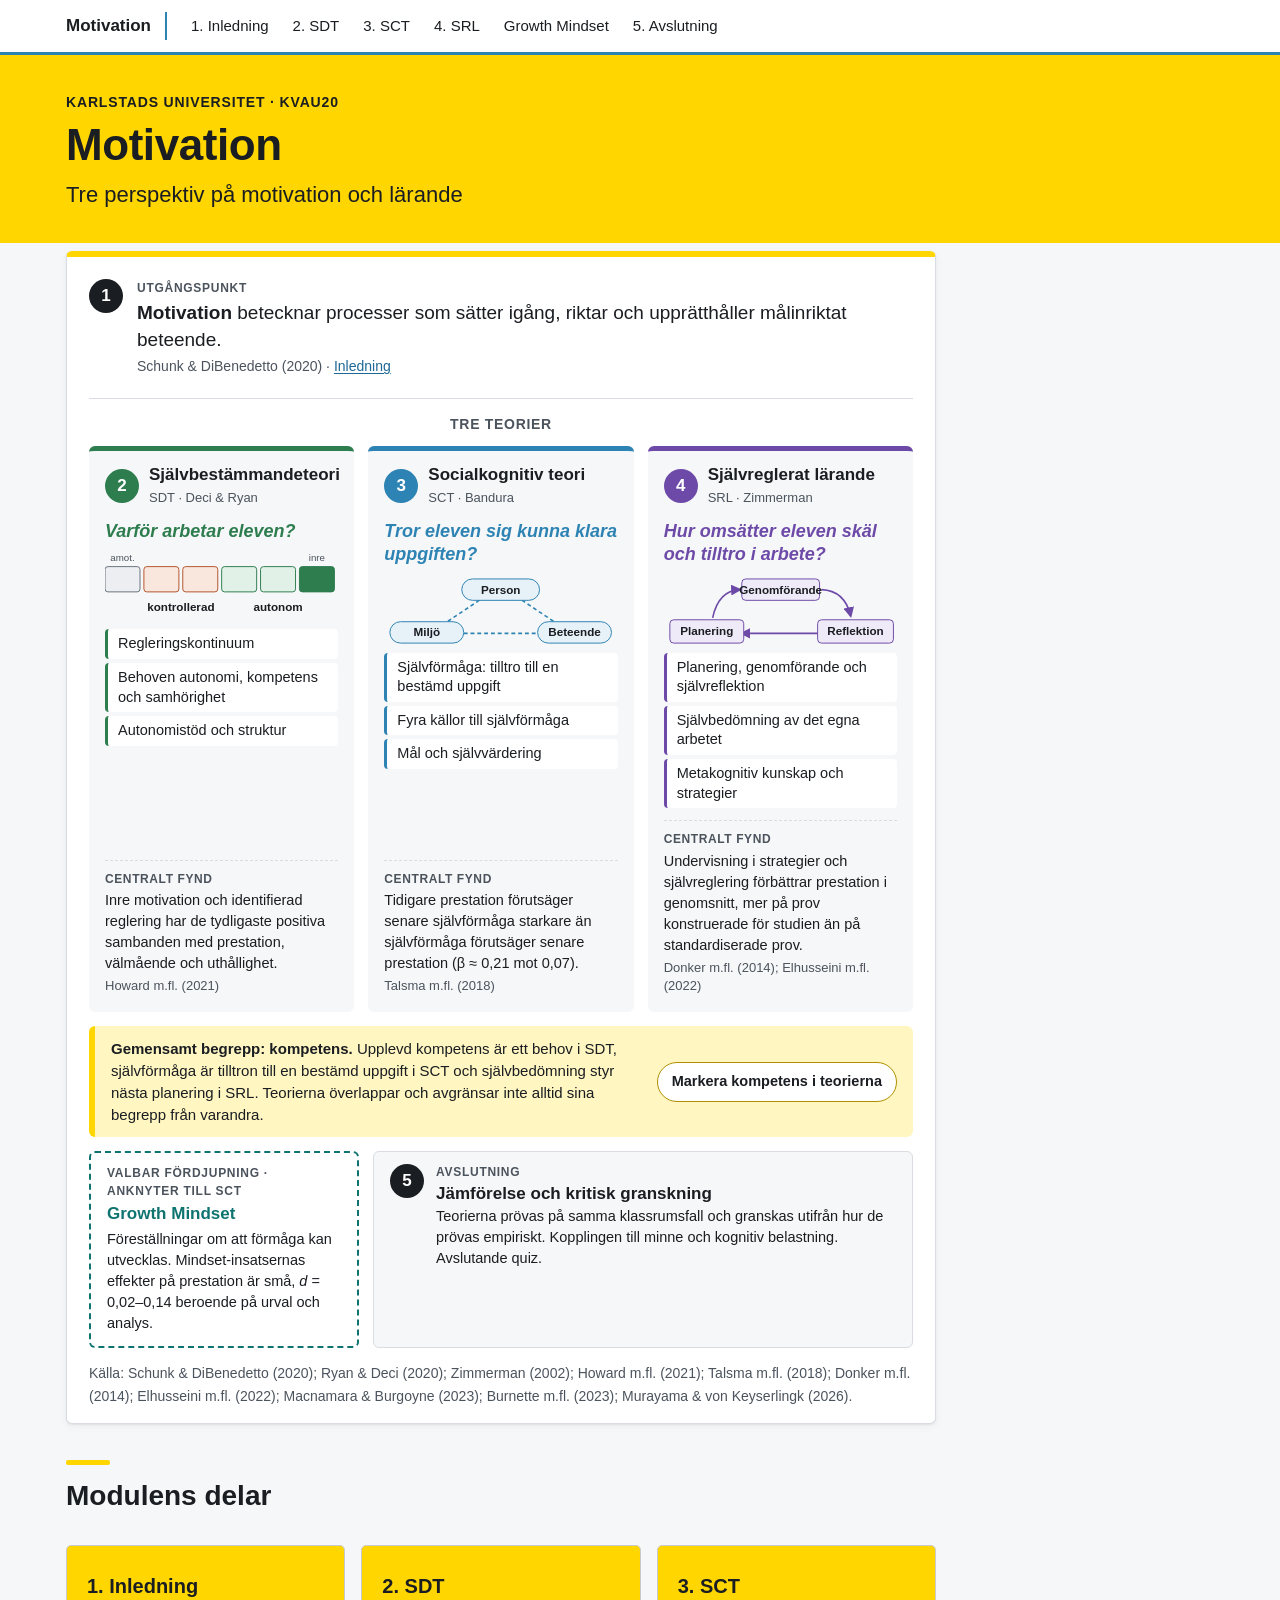
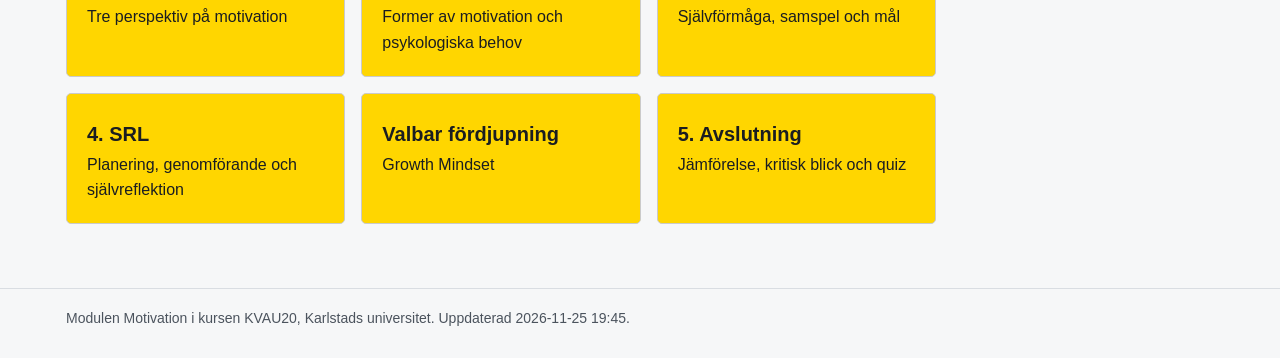
<file: index.html>
<!doctype html>
<html lang="sv">
<head>
<meta charset="utf-8">
<meta name="viewport" content="width=device-width, initial-scale=1">
<meta name="robots" content="noindex, nofollow">
<meta name="color-scheme" content="only light">
<title>Motivation</title>
<link rel="stylesheet" href="assets/stil.css?v=acad4ff3">
</head>
<body>
<a class="sr" href="#innehall">Till innehållet</a>
<header class="topp"><div class="topp-inre"><a class="modul-lank" href="index.html">Motivation</a><nav class="delmeny" aria-label="Modulens delar"><ul><li><a href="inledning.html">1. Inledning</a></li><li><a href="sdt.html">2. SDT</a></li><li><a href="sct.html">3. SCT</a></li><li><a href="srl.html">4. SRL</a></li><li><a href="growth-mindset.html">Growth Mindset</a></li><li><a href="avslutning.html">5. Avslutning</a></li></ul></nav></div></header>
<div class="band"><div class="band-inre">
<p class="etikett">Karlstads universitet · KVAU20</p>
<h1>Motivation</h1>
<p class="under">Tre perspektiv på motivation och lärande</p>
</div></div>
<div class="ram"><main id="innehall" class="modul-main">
<figure class="portal" id="portal" aria-label="Översikt över modulen Motivation">
<div class="portal-topp">
<a class="portal-nr" href="inledning.html">1</a>
<div>
<p class="portal-etikett">Utgångspunkt</p>
<p class="portal-def"><strong>Motivation</strong> betecknar processer som sätter igång, riktar och upprätthåller målinriktat beteende.</p>
<p class="portal-ref">Schunk &amp; DiBenedetto (2020) · <a href="inledning.html">Inledning</a></p>
</div>
</div>

<p class="portal-led">Tre teorier</p>

<div class="portal-teorier">

<article class="portal-teori" data-teori="sdt">
<header>
<span class="portal-nr">2</span>
<div><h3><a href="sdt.html">Självbestämmandeteori</a></h3><p class="portal-upphov">SDT · Deci &amp; Ryan</p></div>
</header>
<p class="portal-fraga">Varför arbetar eleven?</p>
<svg class="portal-mini" viewBox="0 0 240 70" role="img" aria-label="Regleringskontinuumet från amotivation via kontrollerad till autonom motivation">
<rect x="0" y="14" width="36" height="26" rx="3" fill="var(--amot-yta)" stroke="var(--amot)"/>
<rect x="40" y="14" width="36" height="26" rx="3" fill="var(--kontroll-yta)" stroke="var(--kontroll)"/>
<rect x="80" y="14" width="36" height="26" rx="3" fill="var(--kontroll-yta)" stroke="var(--kontroll)"/>
<rect x="120" y="14" width="36" height="26" rx="3" fill="var(--autonom-yta)" stroke="var(--autonom)"/>
<rect x="160" y="14" width="36" height="26" rx="3" fill="var(--autonom-yta)" stroke="var(--autonom)"/>
<rect x="200" y="14" width="36" height="26" rx="3" fill="var(--autonom)" stroke="var(--autonom)"/>
<text x="78" y="60" text-anchor="middle" class="pm-t" fill="var(--kontroll)">kontrollerad</text>
<text x="178" y="60" text-anchor="middle" class="pm-t" fill="var(--autonom)">autonom</text>
<text x="18" y="8" text-anchor="middle" class="pm-s">amot.</text>
<text x="218" y="8" text-anchor="middle" class="pm-s">inre</text>
</svg>
<ul class="portal-begrepp">
<li>Regleringskontinuum</li>
<li data-kompetens>Behoven autonomi, <mark>kompetens</mark> och samhörighet</li>
<li>Autonomistöd och struktur</li>
</ul>
<p class="portal-fynd"><span>Centralt fynd</span>Inre motivation och identifierad reglering har de tydligaste positiva sambanden med prestation, välmående och uthållighet. <cite>Howard m.fl. (2021)</cite></p>
</article>

<article class="portal-teori" data-teori="sct">
<header>
<span class="portal-nr">3</span>
<div><h3><a href="sct.html">Socialkognitiv teori</a></h3><p class="portal-upphov">SCT · Bandura</p></div>
</header>
<p class="portal-fraga">Tror eleven sig kunna klara uppgiften?</p>
<svg class="portal-mini" viewBox="0 0 240 70" role="img" aria-label="Ömsesidigt samspel mellan personfaktorer, beteende och miljö">
<g stroke="var(--bla)" stroke-width="1.6" stroke-dasharray="4 3" fill="none"><line x1="104" y1="20" x2="62" y2="48"/><line x1="136" y1="20" x2="178" y2="48"/><line x1="82" y1="58" x2="158" y2="58"/></g>
<rect x="80" y="2" width="80" height="22" rx="11" fill="var(--bla-yta)" stroke="var(--bla)"/>
<rect x="6" y="46" width="76" height="22" rx="11" fill="var(--bla-yta)" stroke="var(--bla)"/>
<rect x="158" y="46" width="76" height="22" rx="11" fill="var(--bla-yta)" stroke="var(--bla)"/>
<text x="120" y="17" text-anchor="middle" class="pm-t">Person</text>
<text x="44" y="61" text-anchor="middle" class="pm-t">Miljö</text>
<text x="196" y="61" text-anchor="middle" class="pm-t">Beteende</text>
</svg>
<ul class="portal-begrepp">
<li data-kompetens><mark>Självförmåga</mark>: tilltro till en bestämd uppgift</li>
<li>Fyra källor till självförmåga</li>
<li>Mål och självvärdering</li>
</ul>
<p class="portal-fynd"><span>Centralt fynd</span>Tidigare prestation förutsäger senare självförmåga starkare än självförmåga förutsäger senare prestation (β ≈ 0,21 mot 0,07). <cite>Talsma m.fl. (2018)</cite></p>
</article>

<article class="portal-teori" data-teori="srl">
<header>
<span class="portal-nr">4</span>
<div><h3><a href="srl.html">Självreglerat lärande</a></h3><p class="portal-upphov">SRL · Zimmerman</p></div>
</header>
<p class="portal-fraga">Hur omsätter eleven skäl och tilltro i arbete?</p>
<svg class="portal-mini" viewBox="0 0 240 70" role="img" aria-label="Zimmermans cykel: planering, genomförande och självreflektion">
<defs><marker id="pm-pil" viewBox="0 0 10 10" refX="8" refY="5" markerWidth="7" markerHeight="7" orient="auto"><path d="M0,0 L10,5 L0,10 z" fill="var(--d-overtid)"/></marker></defs>
<g stroke="var(--d-overtid)" stroke-width="1.6" fill="none" marker-end="url(#pm-pil)"><path d="M50,42 Q56,14 78,13"/><path d="M162,13 Q186,14 192,40"/><path d="M164,58 L80,58"/></g>
<rect x="80" y="2" width="80" height="22" rx="4" fill="#efeaf7" stroke="var(--d-overtid)"/>
<rect x="6" y="44" width="76" height="24" rx="4" fill="#efeaf7" stroke="var(--d-overtid)"/>
<rect x="158" y="44" width="78" height="24" rx="4" fill="#efeaf7" stroke="var(--d-overtid)"/>
<text x="120" y="17" text-anchor="middle" class="pm-t">Genomförande</text>
<text x="44" y="60" text-anchor="middle" class="pm-t">Planering</text>
<text x="197" y="60" text-anchor="middle" class="pm-t">Reflektion</text>
</svg>
<ul class="portal-begrepp">
<li>Planering, genomförande och självreflektion</li>
<li data-kompetens><mark>Självbedömning</mark> av det egna arbetet</li>
<li>Metakognitiv kunskap och strategier</li>
</ul>
<p class="portal-fynd"><span>Centralt fynd</span>Undervisning i strategier och självreglering förbättrar prestation i genomsnitt, mer på prov konstruerade för studien än på standardiserade prov. <cite>Donker m.fl. (2014); Elhusseini m.fl. (2022)</cite></p>
</article>

</div>

<div class="portal-band portal-kompetens">
<p><strong>Gemensamt begrepp: kompetens.</strong> Upplevd kompetens är ett behov i SDT, självförmåga är tilltron till en bestämd uppgift i SCT och självbedömning styr nästa planering i SRL. Teorierna överlappar och avgränsar inte alltid sina begrepp från varandra.</p>
<button type="button" class="portal-knapp" aria-pressed="false">Markera kompetens i teorierna</button>
</div>

<div class="portal-fot">
<a class="portal-fordj" href="growth-mindset.html">
<span class="portal-etikett">Valbar fördjupning · anknyter till SCT</span>
<strong>Growth Mindset</strong>
<span>Föreställningar om att förmåga kan utvecklas. Mindset-insatsernas effekter på prestation är små, <i>d</i> = 0,02–0,14 beroende på urval och analys.</span>
</a>
<a class="portal-avsl" href="avslutning.html">
<span class="portal-nr">5</span>
<span><span class="portal-etikett">Avslutning</span>
<strong>Jämförelse och kritisk granskning</strong>
<span>Teorierna prövas på samma klassrumsfall och granskas utifrån hur de prövas empiriskt. Kopplingen till minne och kognitiv belastning. Avslutande quiz.</span></span>
</a>
</div>

<figcaption class="figur-kalla">Källa: Schunk &amp; DiBenedetto (2020); Ryan &amp; Deci (2020); Zimmerman (2002); Howard m.fl. (2021); Talsma m.fl. (2018); Donker m.fl. (2014); Elhusseini m.fl. (2022); Macnamara &amp; Burgoyne (2023); Burnette m.fl. (2023); Murayama &amp; von Keyserlingk (2026).</figcaption>
</figure>

<h2 class="rutor-rubrik">Modulens delar</h2>
<div class="rutor"><a class="ruta" href="inledning.html"><h2>1. Inledning</h2><p>Tre perspektiv på motivation</p></a><a class="ruta" href="sdt.html"><h2>2. SDT</h2><p>Former av motivation och psykologiska behov</p></a><a class="ruta" href="sct.html"><h2>3. SCT</h2><p>Självförmåga, samspel och mål</p></a><a class="ruta" href="srl.html"><h2>4. SRL</h2><p>Planering, genomförande och självreflektion</p></a><a class="ruta" href="growth-mindset.html"><h2>Valbar fördjupning</h2><p>Growth Mindset</p></a><a class="ruta" href="avslutning.html"><h2>5. Avslutning</h2><p>Jämförelse, kritisk blick och quiz</p></a></div>
</main></div>
<footer class="fot"><div>Modulen Motivation i kursen KVAU20, Karlstads universitet. <span class="fot-tid">Uppdaterad 2026-11-25 19:45.</span></div></footer>
<script src="assets/sida.js?v=579637fa" defer></script>
</body>
</html>
</file>
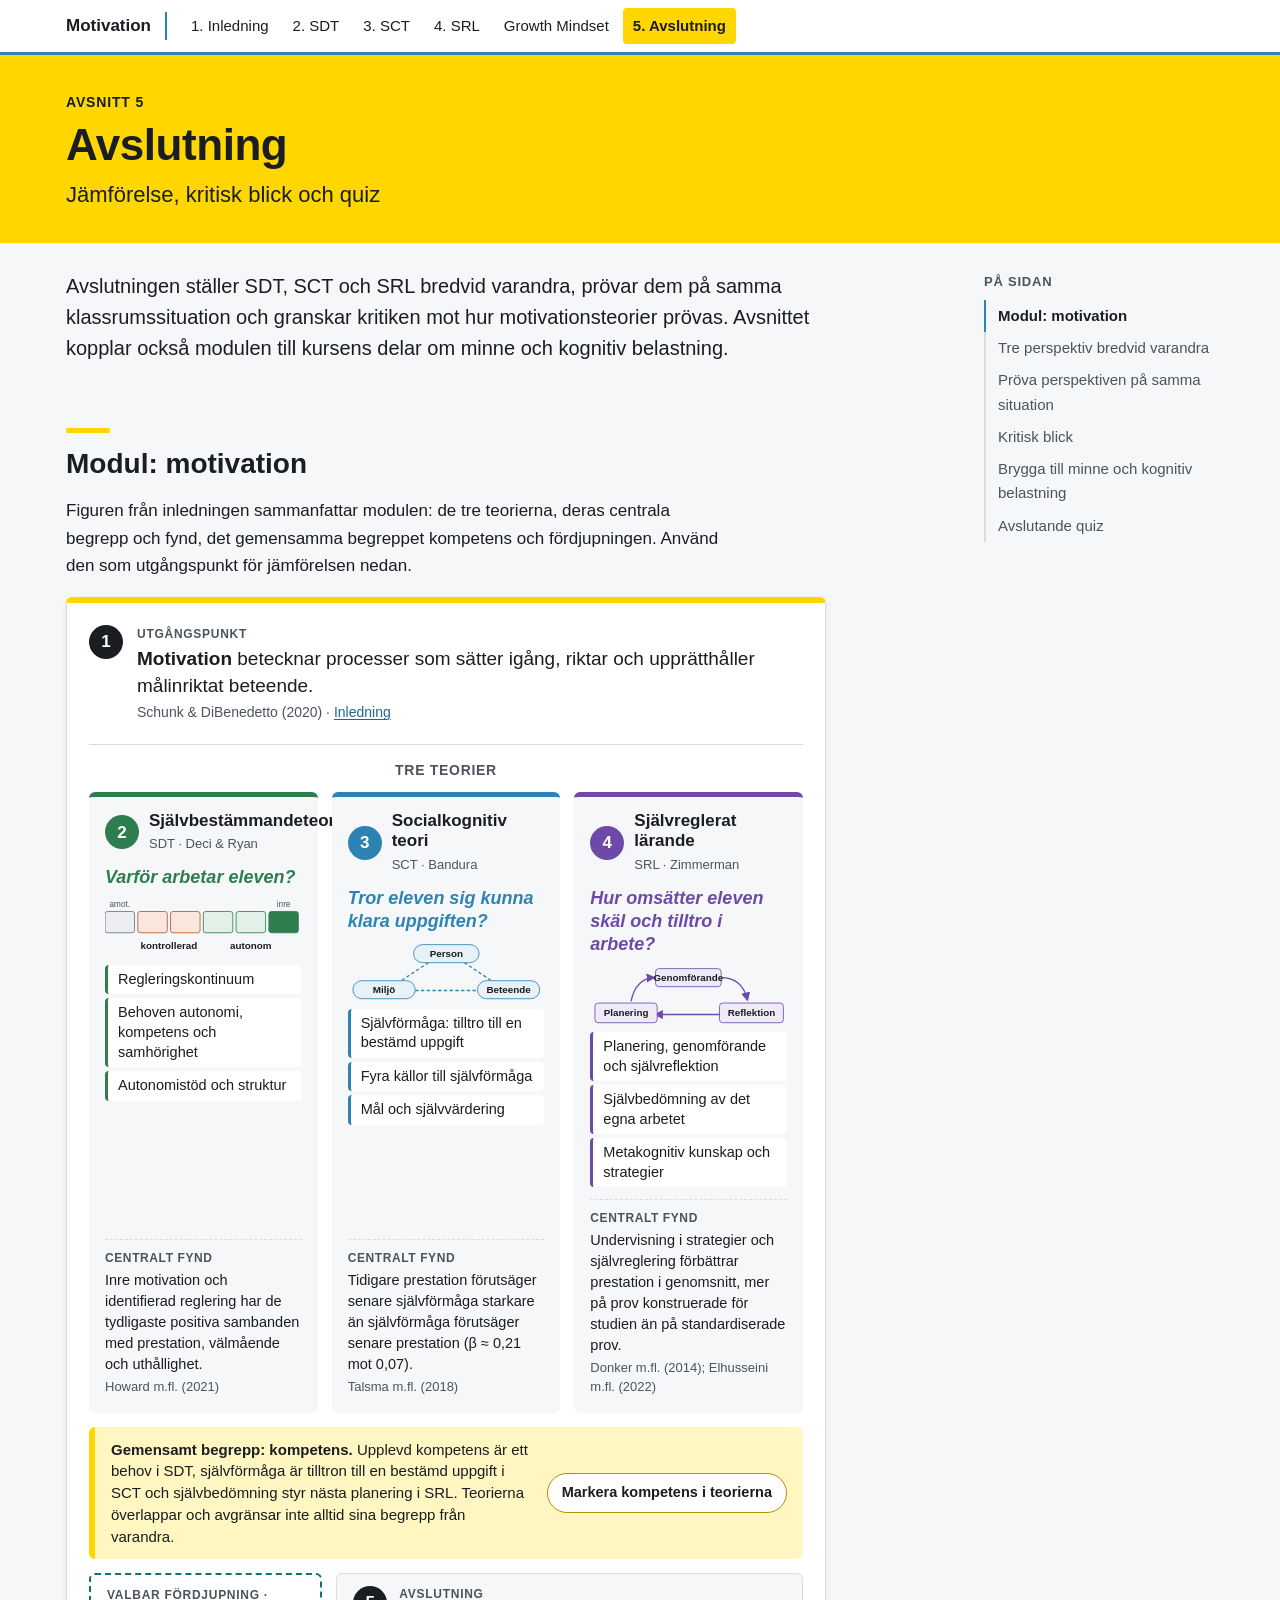
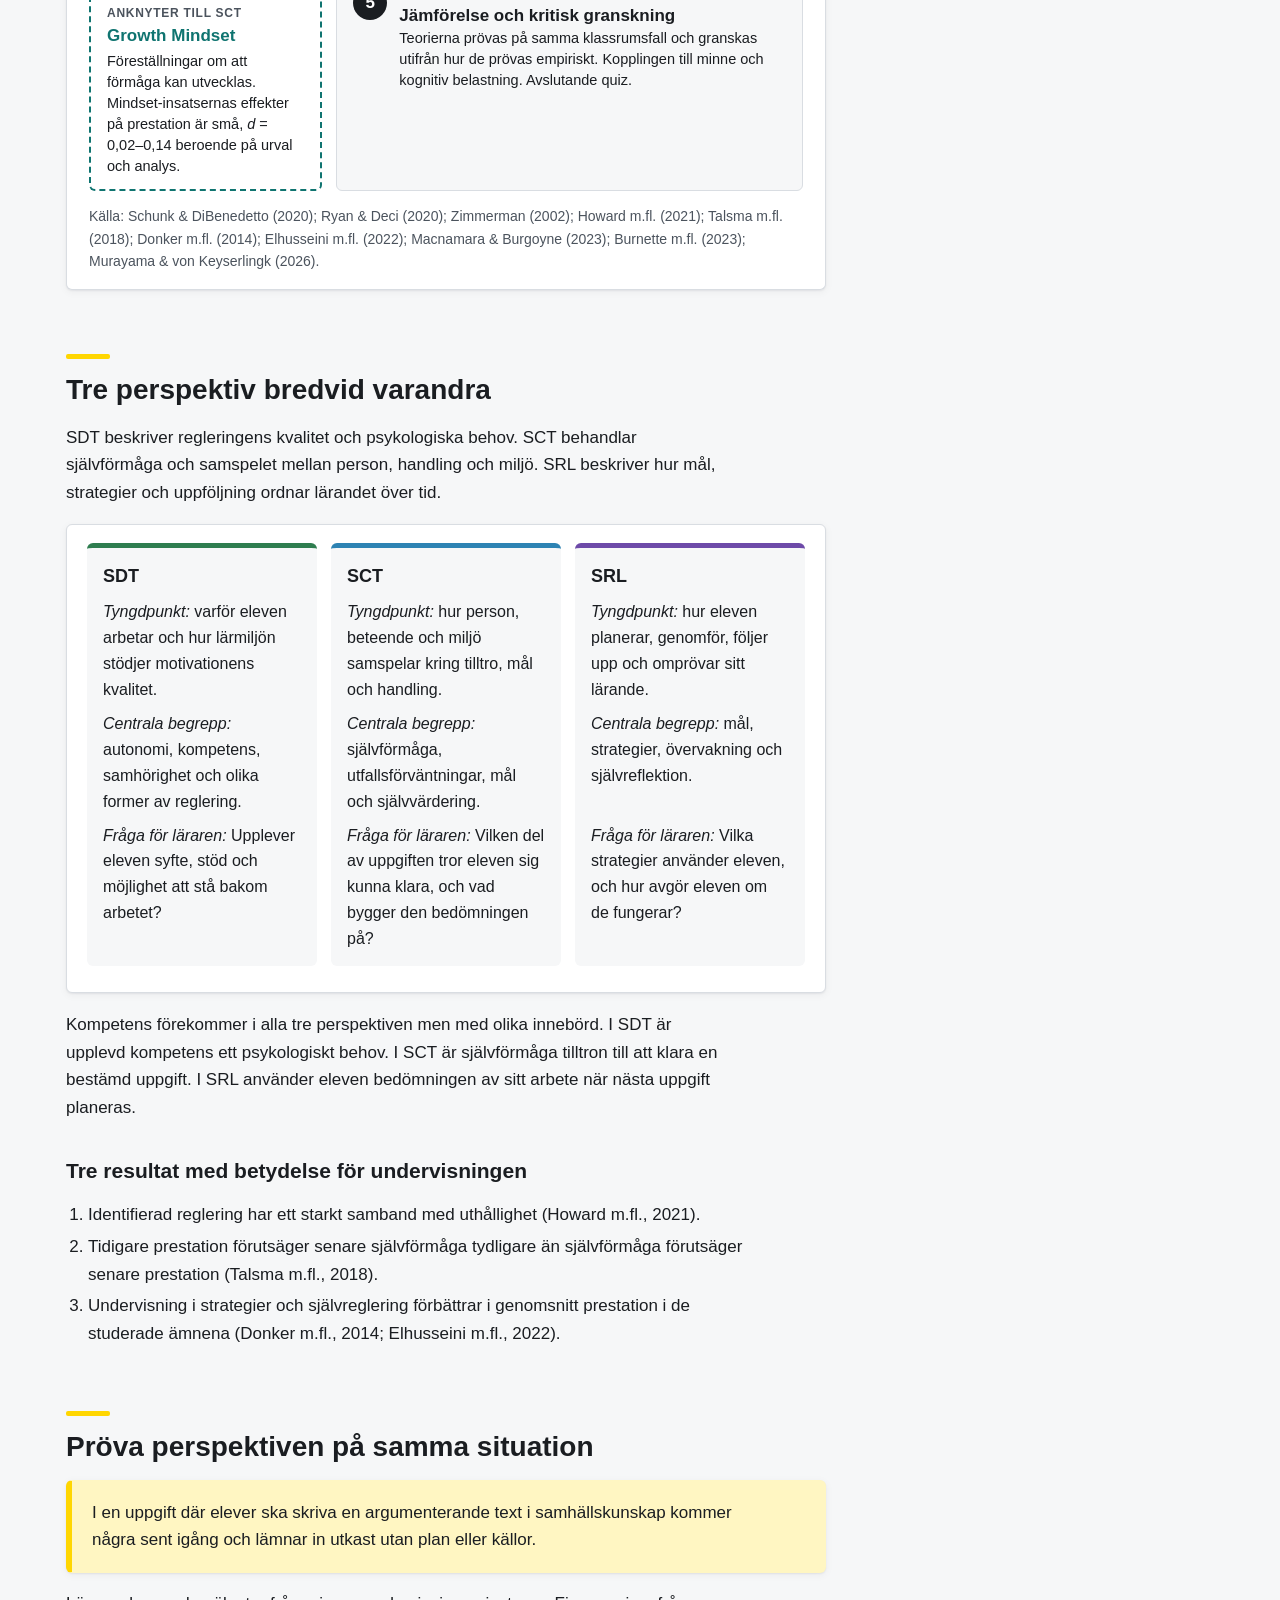
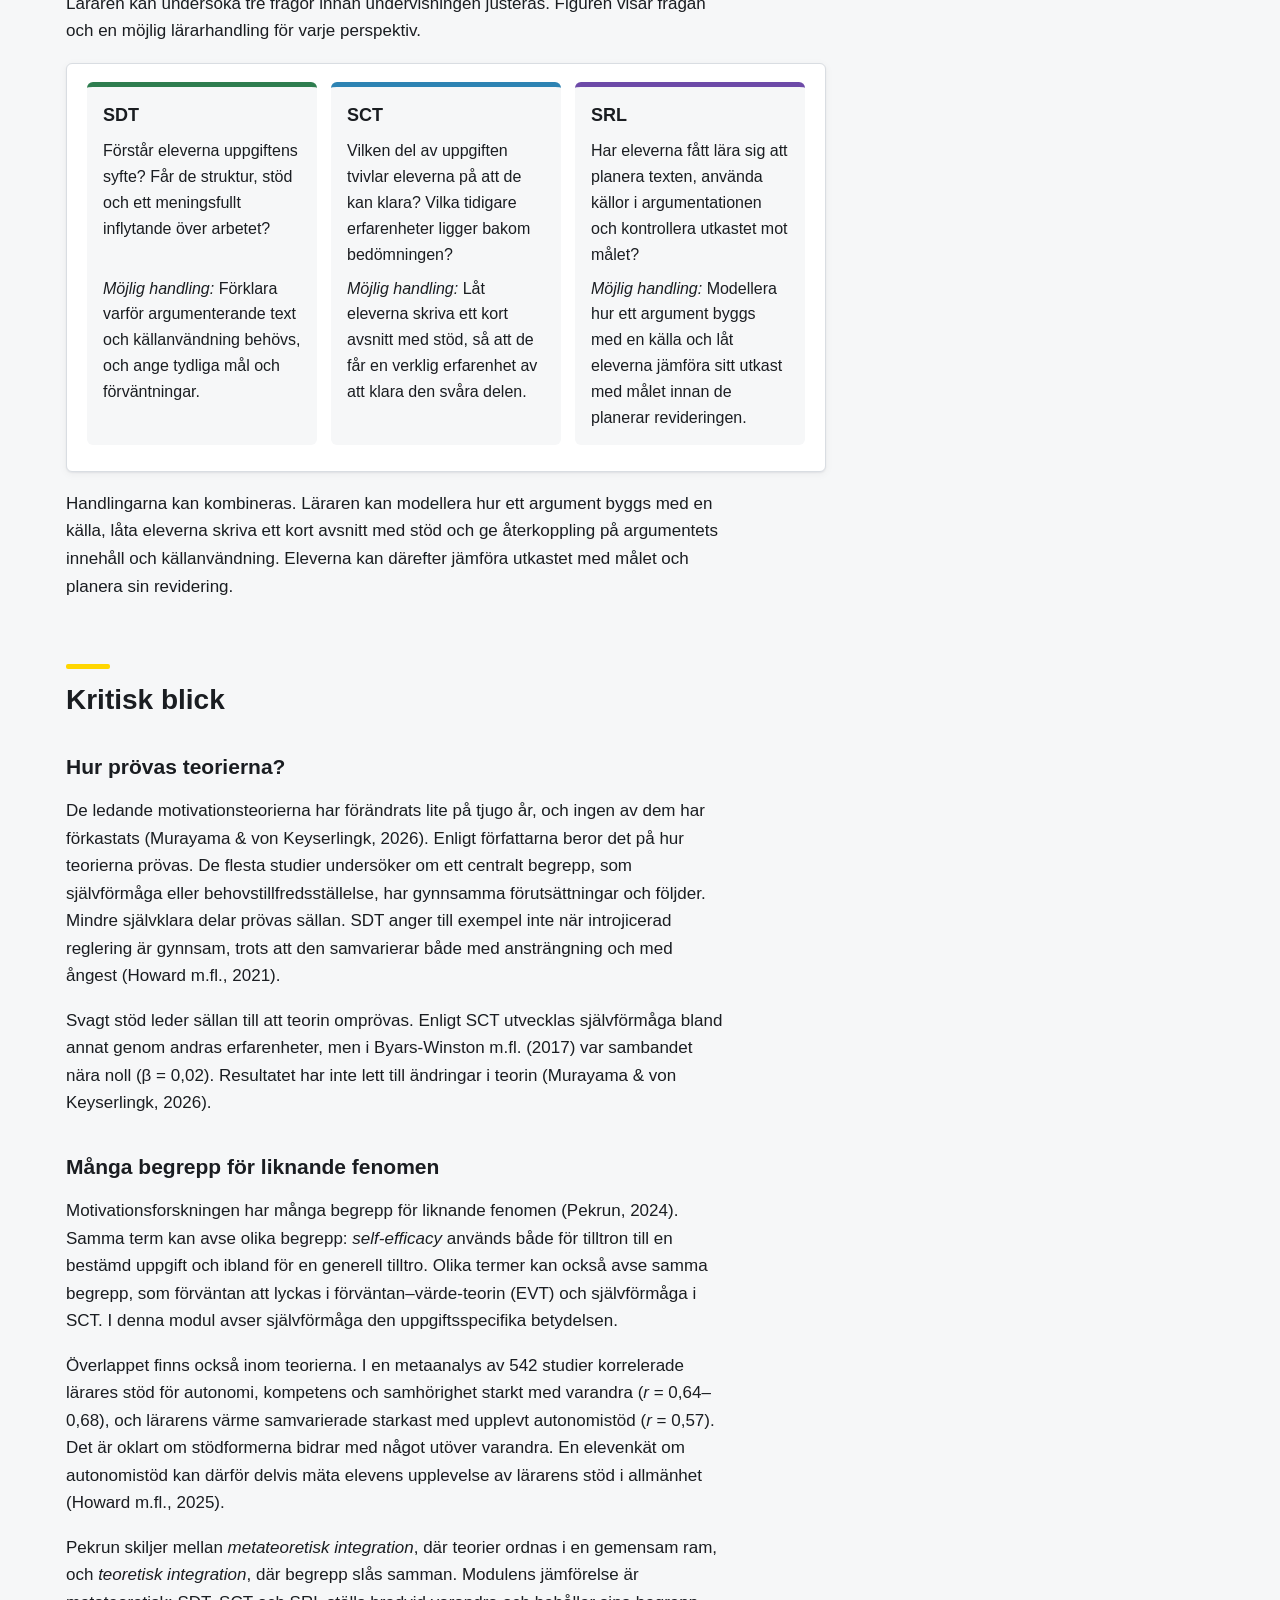
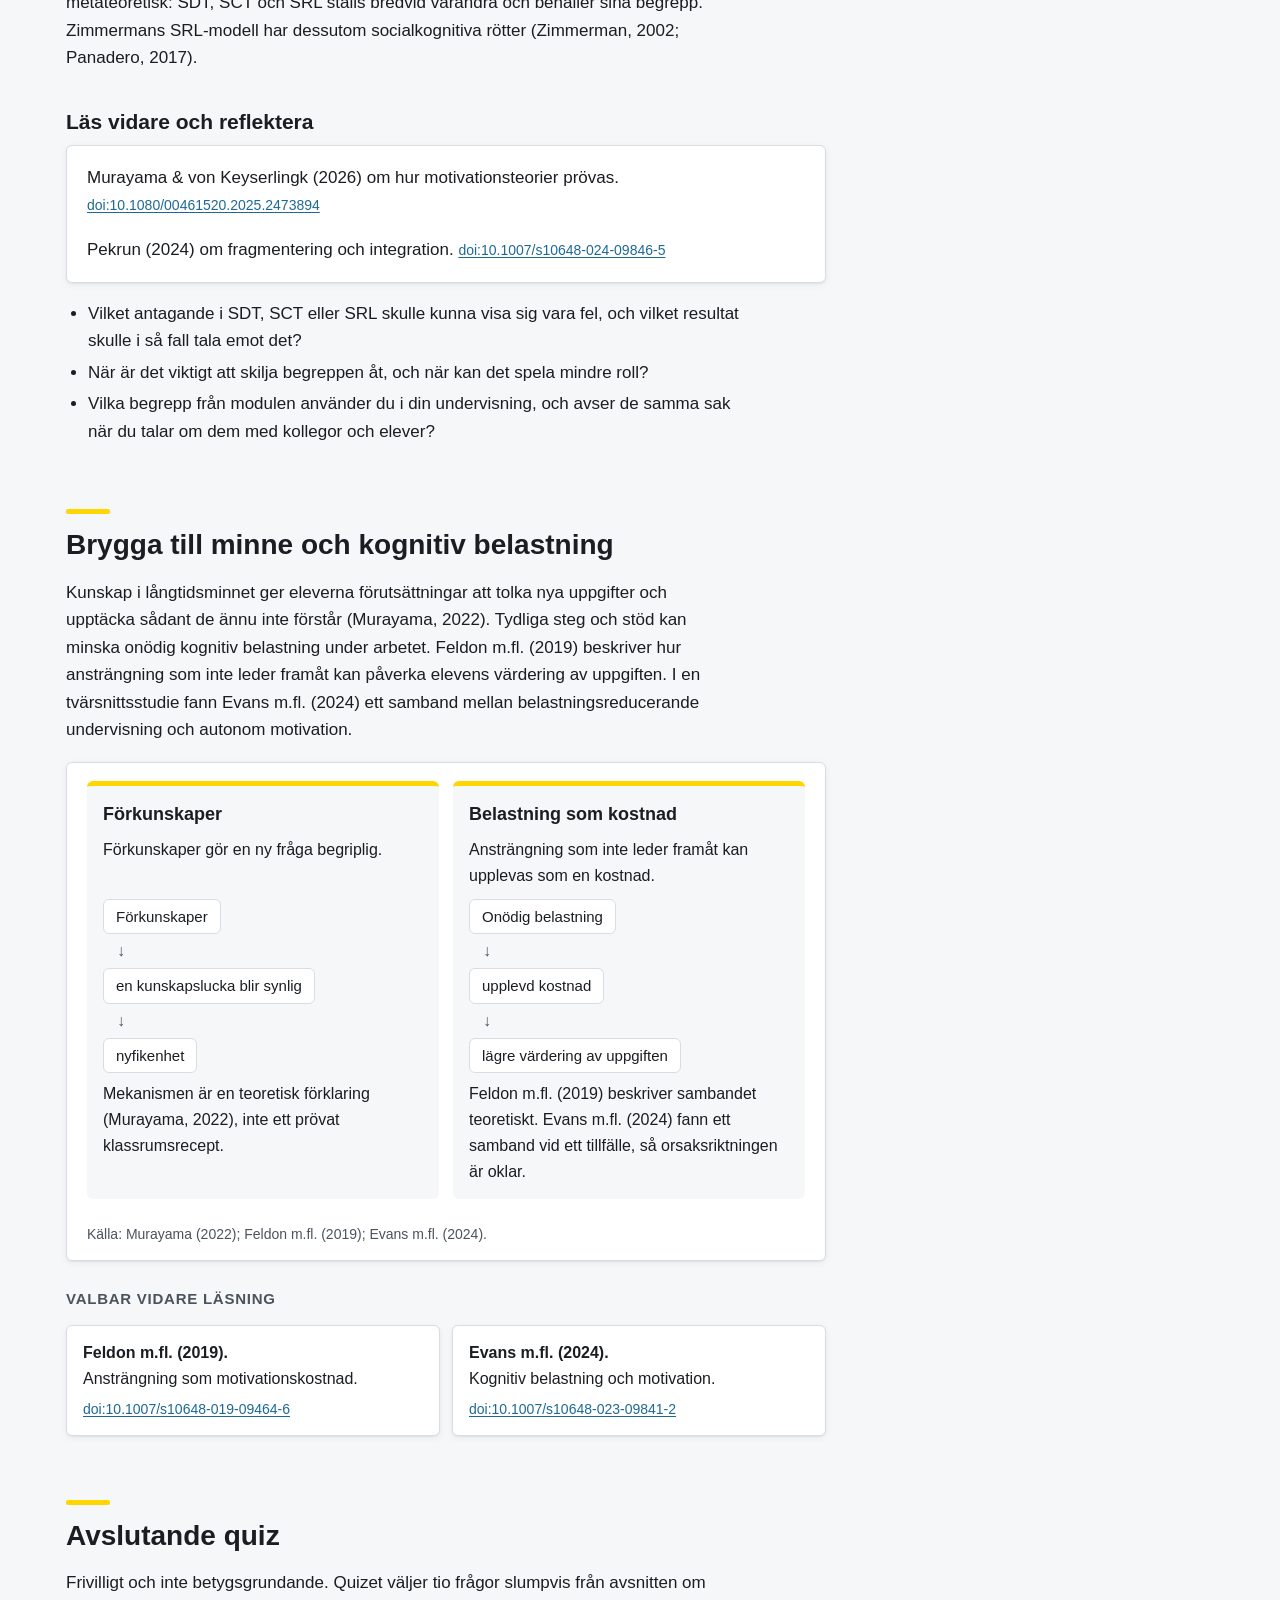
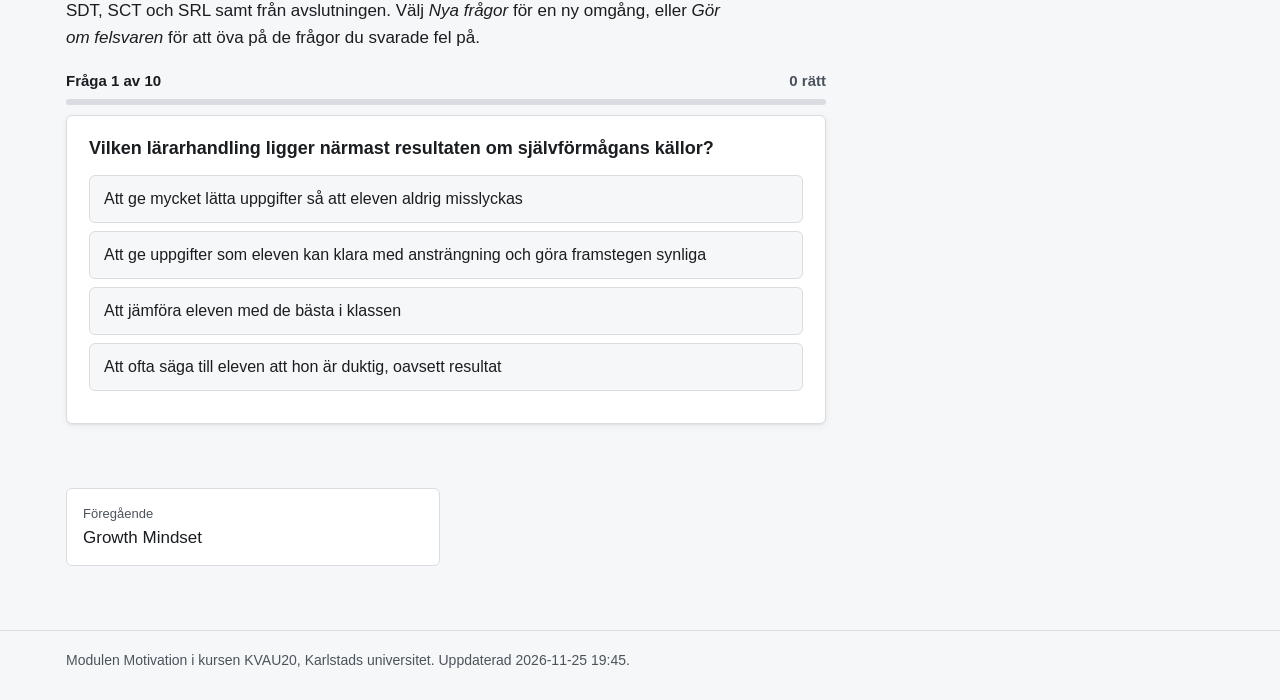
<file: avslutning.html>
<!doctype html>
<html lang="sv">
<head>
<meta charset="utf-8">
<meta name="viewport" content="width=device-width, initial-scale=1">
<meta name="robots" content="noindex, nofollow">
<meta name="color-scheme" content="only light">
<title>Avslutning: Jämförelse, kritisk blick och quiz – Motivation</title>
<link rel="stylesheet" href="assets/stil.css?v=acad4ff3">
</head>
<body>
<a class="sr" href="#innehall">Till innehållet</a>
<header class="topp"><div class="topp-inre"><a class="modul-lank" href="index.html">Motivation</a><nav class="delmeny" aria-label="Modulens delar"><ul><li><a href="inledning.html">1. Inledning</a></li><li><a href="sdt.html">2. SDT</a></li><li><a href="sct.html">3. SCT</a></li><li><a href="srl.html">4. SRL</a></li><li><a href="growth-mindset.html">Growth Mindset</a></li><li><a href="avslutning.html" aria-current="page">5. Avslutning</a></li></ul></nav></div></header>
<div class="band"><div class="band-inre">
<p class="etikett">Avsnitt 5</p>
<h1>Avslutning</h1>
<p class="under">Jämförelse, kritisk blick och quiz</p>
</div></div>
<div class="ram">
<main id="innehall">
<p class="ingress">Avslutningen ställer SDT, SCT och SRL bredvid varandra, prövar dem på samma klassrumssituation och granskar kritiken mot hur motivationsteorier prövas. Avsnittet kopplar också modulen till kursens delar om minne och kognitiv belastning.</p>
<h2 id="modul-motivation">Modul: motivation</h2>
<p>Figuren från inledningen sammanfattar modulen: de tre teorierna, deras centrala begrepp och fynd, det gemensamma begreppet kompetens och fördjupningen. Använd den som utgångspunkt för jämförelsen nedan.</p>
<figure class="portal" id="portal" aria-label="Översikt över modulen Motivation">
<div class="portal-topp">
<a class="portal-nr" href="inledning.html">1</a>
<div>
<p class="portal-etikett">Utgångspunkt</p>
<p class="portal-def"><strong>Motivation</strong> betecknar processer som sätter igång, riktar och upprätthåller målinriktat beteende.</p>
<p class="portal-ref">Schunk &amp; DiBenedetto (2020) · <a href="inledning.html">Inledning</a></p>
</div>
</div>

<p class="portal-led">Tre teorier</p>

<div class="portal-teorier">

<article class="portal-teori" data-teori="sdt">
<header>
<span class="portal-nr">2</span>
<div><h3><a href="sdt.html">Självbestämmandeteori</a></h3><p class="portal-upphov">SDT · Deci &amp; Ryan</p></div>
</header>
<p class="portal-fraga">Varför arbetar eleven?</p>
<svg class="portal-mini" viewBox="0 0 240 70" role="img" aria-label="Regleringskontinuumet från amotivation via kontrollerad till autonom motivation">
<rect x="0" y="14" width="36" height="26" rx="3" fill="var(--amot-yta)" stroke="var(--amot)"/>
<rect x="40" y="14" width="36" height="26" rx="3" fill="var(--kontroll-yta)" stroke="var(--kontroll)"/>
<rect x="80" y="14" width="36" height="26" rx="3" fill="var(--kontroll-yta)" stroke="var(--kontroll)"/>
<rect x="120" y="14" width="36" height="26" rx="3" fill="var(--autonom-yta)" stroke="var(--autonom)"/>
<rect x="160" y="14" width="36" height="26" rx="3" fill="var(--autonom-yta)" stroke="var(--autonom)"/>
<rect x="200" y="14" width="36" height="26" rx="3" fill="var(--autonom)" stroke="var(--autonom)"/>
<text x="78" y="60" text-anchor="middle" class="pm-t" fill="var(--kontroll)">kontrollerad</text>
<text x="178" y="60" text-anchor="middle" class="pm-t" fill="var(--autonom)">autonom</text>
<text x="18" y="8" text-anchor="middle" class="pm-s">amot.</text>
<text x="218" y="8" text-anchor="middle" class="pm-s">inre</text>
</svg>
<ul class="portal-begrepp">
<li>Regleringskontinuum</li>
<li data-kompetens>Behoven autonomi, <mark>kompetens</mark> och samhörighet</li>
<li>Autonomistöd och struktur</li>
</ul>
<p class="portal-fynd"><span>Centralt fynd</span>Inre motivation och identifierad reglering har de tydligaste positiva sambanden med prestation, välmående och uthållighet. <cite>Howard m.fl. (2021)</cite></p>
</article>

<article class="portal-teori" data-teori="sct">
<header>
<span class="portal-nr">3</span>
<div><h3><a href="sct.html">Socialkognitiv teori</a></h3><p class="portal-upphov">SCT · Bandura</p></div>
</header>
<p class="portal-fraga">Tror eleven sig kunna klara uppgiften?</p>
<svg class="portal-mini" viewBox="0 0 240 70" role="img" aria-label="Ömsesidigt samspel mellan personfaktorer, beteende och miljö">
<g stroke="var(--bla)" stroke-width="1.6" stroke-dasharray="4 3" fill="none"><line x1="104" y1="20" x2="62" y2="48"/><line x1="136" y1="20" x2="178" y2="48"/><line x1="82" y1="58" x2="158" y2="58"/></g>
<rect x="80" y="2" width="80" height="22" rx="11" fill="var(--bla-yta)" stroke="var(--bla)"/>
<rect x="6" y="46" width="76" height="22" rx="11" fill="var(--bla-yta)" stroke="var(--bla)"/>
<rect x="158" y="46" width="76" height="22" rx="11" fill="var(--bla-yta)" stroke="var(--bla)"/>
<text x="120" y="17" text-anchor="middle" class="pm-t">Person</text>
<text x="44" y="61" text-anchor="middle" class="pm-t">Miljö</text>
<text x="196" y="61" text-anchor="middle" class="pm-t">Beteende</text>
</svg>
<ul class="portal-begrepp">
<li data-kompetens><mark>Självförmåga</mark>: tilltro till en bestämd uppgift</li>
<li>Fyra källor till självförmåga</li>
<li>Mål och självvärdering</li>
</ul>
<p class="portal-fynd"><span>Centralt fynd</span>Tidigare prestation förutsäger senare självförmåga starkare än självförmåga förutsäger senare prestation (β ≈ 0,21 mot 0,07). <cite>Talsma m.fl. (2018)</cite></p>
</article>

<article class="portal-teori" data-teori="srl">
<header>
<span class="portal-nr">4</span>
<div><h3><a href="srl.html">Självreglerat lärande</a></h3><p class="portal-upphov">SRL · Zimmerman</p></div>
</header>
<p class="portal-fraga">Hur omsätter eleven skäl och tilltro i arbete?</p>
<svg class="portal-mini" viewBox="0 0 240 70" role="img" aria-label="Zimmermans cykel: planering, genomförande och självreflektion">
<defs><marker id="pm-pil" viewBox="0 0 10 10" refX="8" refY="5" markerWidth="7" markerHeight="7" orient="auto"><path d="M0,0 L10,5 L0,10 z" fill="var(--d-overtid)"/></marker></defs>
<g stroke="var(--d-overtid)" stroke-width="1.6" fill="none" marker-end="url(#pm-pil)"><path d="M50,42 Q56,14 78,13"/><path d="M162,13 Q186,14 192,40"/><path d="M164,58 L80,58"/></g>
<rect x="80" y="2" width="80" height="22" rx="4" fill="#efeaf7" stroke="var(--d-overtid)"/>
<rect x="6" y="44" width="76" height="24" rx="4" fill="#efeaf7" stroke="var(--d-overtid)"/>
<rect x="158" y="44" width="78" height="24" rx="4" fill="#efeaf7" stroke="var(--d-overtid)"/>
<text x="120" y="17" text-anchor="middle" class="pm-t">Genomförande</text>
<text x="44" y="60" text-anchor="middle" class="pm-t">Planering</text>
<text x="197" y="60" text-anchor="middle" class="pm-t">Reflektion</text>
</svg>
<ul class="portal-begrepp">
<li>Planering, genomförande och självreflektion</li>
<li data-kompetens><mark>Självbedömning</mark> av det egna arbetet</li>
<li>Metakognitiv kunskap och strategier</li>
</ul>
<p class="portal-fynd"><span>Centralt fynd</span>Undervisning i strategier och självreglering förbättrar prestation i genomsnitt, mer på prov konstruerade för studien än på standardiserade prov. <cite>Donker m.fl. (2014); Elhusseini m.fl. (2022)</cite></p>
</article>

</div>

<div class="portal-band portal-kompetens">
<p><strong>Gemensamt begrepp: kompetens.</strong> Upplevd kompetens är ett behov i SDT, självförmåga är tilltron till en bestämd uppgift i SCT och självbedömning styr nästa planering i SRL. Teorierna överlappar och avgränsar inte alltid sina begrepp från varandra.</p>
<button type="button" class="portal-knapp" aria-pressed="false">Markera kompetens i teorierna</button>
</div>

<div class="portal-fot">
<a class="portal-fordj" href="growth-mindset.html">
<span class="portal-etikett">Valbar fördjupning · anknyter till SCT</span>
<strong>Growth Mindset</strong>
<span>Föreställningar om att förmåga kan utvecklas. Mindset-insatsernas effekter på prestation är små, <i>d</i> = 0,02–0,14 beroende på urval och analys.</span>
</a>
<a class="portal-avsl" href="avslutning.html">
<span class="portal-nr">5</span>
<span><span class="portal-etikett">Avslutning</span>
<strong>Jämförelse och kritisk granskning</strong>
<span>Teorierna prövas på samma klassrumsfall och granskas utifrån hur de prövas empiriskt. Kopplingen till minne och kognitiv belastning. Avslutande quiz.</span></span>
</a>
</div>

<figcaption class="figur-kalla">Källa: Schunk &amp; DiBenedetto (2020); Ryan &amp; Deci (2020); Zimmerman (2002); Howard m.fl. (2021); Talsma m.fl. (2018); Donker m.fl. (2014); Elhusseini m.fl. (2022); Macnamara &amp; Burgoyne (2023); Burnette m.fl. (2023); Murayama &amp; von Keyserlingk (2026).</figcaption>
</figure>

<h2 id="tre-perspektiv-bredvid-varandra">Tre perspektiv bredvid varandra</h2>
<p>SDT beskriver regleringens kvalitet och psykologiska behov. SCT behandlar självförmåga och samspelet mellan person, handling och miljö. SRL beskriver hur mål, strategier och uppföljning ordnar lärandet över tid.</p>
<div id="jamforelse" class="figur" data-typ="kolumner" data-toner="sdt,sct,srl">
<ul>
<li><p><strong>SDT:</strong> <em>Tyngdpunkt:</em> varför eleven arbetar och hur lärmiljön stödjer motivationens kvalitet.</p>
<p><em>Centrala begrepp:</em> autonomi, kompetens, samhörighet och olika former av reglering.</p>
<p><em>Fråga för läraren:</em> Upplever eleven syfte, stöd och möjlighet att stå bakom arbetet?</p></li>
<li><p><strong>SCT:</strong> <em>Tyngdpunkt:</em> hur person, beteende och miljö samspelar kring tilltro, mål och handling.</p>
<p><em>Centrala begrepp:</em> självförmåga, utfallsförväntningar, mål och självvärdering.</p>
<p><em>Fråga för läraren:</em> Vilken del av uppgiften tror eleven sig kunna klara, och vad bygger den bedömningen på?</p></li>
<li><p><strong>SRL:</strong> <em>Tyngdpunkt:</em> hur eleven planerar, genomför, följer upp och omprövar sitt lärande.</p>
<p><em>Centrala begrepp:</em> mål, strategier, övervakning och självreflektion.</p>
<p><em>Fråga för läraren:</em> Vilka strategier använder eleven, och hur avgör eleven om de fungerar?</p></li>
</ul>
</div>
<p>Kompetens förekommer i alla tre perspektiven men med olika innebörd. I SDT är upplevd kompetens ett psykologiskt behov. I SCT är självförmåga tilltron till att klara en bestämd uppgift. I SRL använder eleven bedömningen av sitt arbete när nästa uppgift planeras.</p>
<h3 id="tre-resultat-med-betydelse-for-undervisningen">Tre resultat med betydelse för undervisningen</h3>
<ol type="1">
<li>Identifierad reglering har ett starkt samband med uthållighet (Howard m.fl., 2021).</li>
<li>Tidigare prestation förutsäger senare självförmåga tydligare än självförmåga förutsäger senare prestation (Talsma m.fl., 2018).</li>
<li>Undervisning i strategier och självreglering förbättrar i genomsnitt prestation i de studerade ämnena (Donker m.fl., 2014; Elhusseini m.fl., 2022).</li>
</ol>
<h2 id="prova-perspektiven-pa-samma-situation">Pröva perspektiven på samma situation</h2>
<div class="dilemma">
<p>I en uppgift där elever ska skriva en argumenterande text i samhällskunskap kommer några sent igång och lämnar in utkast utan plan eller källor.</p>
</div>
<p>Läraren kan undersöka tre frågor innan undervisningen justeras. Figuren visar frågan och en möjlig lärarhandling för varje perspektiv.</p>
<div id="fallet" class="figur" data-typ="kolumner" data-toner="sdt,sct,srl">
<ul>
<li><p><strong>SDT:</strong> Förstår eleverna uppgiftens syfte? Får de struktur, stöd och ett meningsfullt inflytande över arbetet?</p>
<p><em>Möjlig handling:</em> Förklara varför argumenterande text och källanvändning behövs, och ange tydliga mål och förväntningar.</p></li>
<li><p><strong>SCT:</strong> Vilken del av uppgiften tvivlar eleverna på att de kan klara? Vilka tidigare erfarenheter ligger bakom bedömningen?</p>
<p><em>Möjlig handling:</em> Låt eleverna skriva ett kort avsnitt med stöd, så att de får en verklig erfarenhet av att klara den svåra delen.</p></li>
<li><p><strong>SRL:</strong> Har eleverna fått lära sig att planera texten, använda källor i argumentationen och kontrollera utkastet mot målet?</p>
<p><em>Möjlig handling:</em> Modellera hur ett argument byggs med en källa och låt eleverna jämföra sitt utkast med målet innan de planerar revideringen.</p></li>
</ul>
</div>
<p>Handlingarna kan kombineras. Läraren kan modellera hur ett argument byggs med en källa, låta eleverna skriva ett kort avsnitt med stöd och ge återkoppling på argumentets innehåll och källanvändning. Eleverna kan därefter jämföra utkastet med målet och planera sin revidering.</p>
<h2 id="kritisk-blick">Kritisk blick</h2>
<h3 id="hur-provas-teorierna">Hur prövas teorierna?</h3>
<p>De ledande motivationsteorierna har förändrats lite på tjugo år, och ingen av dem har förkastats (Murayama &amp; von Keyserlingk, 2026). Enligt författarna beror det på hur teorierna prövas. De flesta studier undersöker om ett centralt begrepp, som självförmåga eller behovstillfredsställelse, har gynnsamma förutsättningar och följder. Mindre självklara delar prövas sällan. SDT anger till exempel inte när introjicerad reglering är gynnsam, trots att den samvarierar både med ansträngning och med ångest (Howard m.fl., 2021).</p>
<p>Svagt stöd leder sällan till att teorin omprövas. Enligt SCT utvecklas självförmåga bland annat genom andras erfarenheter, men i Byars-Winston m.fl. (2017) var sambandet nära noll (β = 0,02). Resultatet har inte lett till ändringar i teorin (Murayama &amp; von Keyserlingk, 2026).</p>
<h3 id="manga-begrepp-for-liknande-fenomen">Många begrepp för liknande fenomen</h3>
<p>Motivationsforskningen har många begrepp för liknande fenomen (Pekrun, 2024). Samma term kan avse olika begrepp: <em>self-efficacy</em> används både för tilltron till en bestämd uppgift och ibland för en generell tilltro. Olika termer kan också avse samma begrepp, som förväntan att lyckas i förväntan–värde-teorin (EVT) och självförmåga i SCT. I denna modul avser självförmåga den uppgiftsspecifika betydelsen.</p>
<p>Överlappet finns också inom teorierna. I en metaanalys av 542 studier korrelerade lärares stöd för autonomi, kompetens och samhörighet starkt med varandra (<em>r</em> = 0,64–0,68), och lärarens värme samvarierade starkast med upplevt autonomistöd (<em>r</em> = 0,57). Det är oklart om stödformerna bidrar med något utöver varandra. En elevenkät om autonomistöd kan därför delvis mäta elevens upplevelse av lärarens stöd i allmänhet (Howard m.fl., 2025).</p>
<p>Pekrun skiljer mellan <em>metateoretisk integration</em>, där teorier ordnas i en gemensam ram, och <em>teoretisk integration</em>, där begrepp slås samman. Modulens jämförelse är metateoretisk: SDT, SCT och SRL ställs bredvid varandra och behåller sina begrepp. Zimmermans SRL-modell har dessutom socialkognitiva rötter (Zimmerman, 2002; Panadero, 2017).</p>
<h3 id="las-vidare-och-reflektera">Läs vidare och reflektera</h3>
<div class="las">
<p>Murayama &amp; von Keyserlingk (2026) om hur motivationsteorier prövas. <a class="doi" href="https://doi.org/10.1080/00461520.2025.2473894">doi:10.1080/00461520.2025.2473894</a></p>
<p>Pekrun (2024) om fragmentering och integration. <a class="doi" href="https://doi.org/10.1007/s10648-024-09846-5">doi:10.1007/s10648-024-09846-5</a></p>
</div>
<ul>
<li>Vilket antagande i SDT, SCT eller SRL skulle kunna visa sig vara fel, och vilket resultat skulle i så fall tala emot det?</li>
<li>När är det viktigt att skilja begreppen åt, och när kan det spela mindre roll?</li>
<li>Vilka begrepp från modulen använder du i din undervisning, och avser de samma sak när du talar om dem med kollegor och elever?</li>
</ul>
<h2 id="brygga-till-minne-och-kognitiv-belastning">Brygga till minne och kognitiv belastning</h2>
<p>Kunskap i långtidsminnet ger eleverna förutsättningar att tolka nya uppgifter och upptäcka sådant de ännu inte förstår (Murayama, 2022). Tydliga steg och stöd kan minska onödig kognitiv belastning under arbetet. Feldon m.fl. (2019) beskriver hur ansträngning som inte leder framåt kan påverka elevens värdering av uppgiften. I en tvärsnittsstudie fann Evans m.fl. (2024) ett samband mellan belastningsreducerande undervisning och autonom motivation.</p>
<div id="brygga" class="figur" data-typ="kolumner" data-kalla="Murayama (2022); Feldon m.fl. (2019); Evans m.fl. (2024).">
<ul>
<li><p><strong>Förkunskaper:</strong> Förkunskaper gör en ny fråga begriplig.</p>
<p>Förkunskaper → en kunskapslucka blir synlig → nyfikenhet</p>
<p>Mekanismen är en teoretisk förklaring (Murayama, 2022), inte ett prövat klassrumsrecept.</p></li>
<li><p><strong>Belastning som kostnad:</strong> Ansträngning som inte leder framåt kan upplevas som en kostnad.</p>
<p>Onödig belastning → upplevd kostnad → lägre värdering av uppgiften</p>
<p>Feldon m.fl. (2019) beskriver sambandet teoretiskt. Evans m.fl. (2024) fann ett samband vid ett tillfälle, så orsaksriktningen är oklar.</p></li>
</ul>
<p class="figur-kalla">
Källa: Murayama (2022); Feldon m.fl. (2019); Evans m.fl. (2024).
</p>
</div>
<section id="valbar-vidare-lasning" class="fordjupning">
<h3>Valbar vidare läsning</h3>
<ul>
<li><strong>Feldon m.fl. (2019).</strong> Ansträngning som motivationskostnad. <a class="doi" href="https://doi.org/10.1007/s10648-019-09464-6">doi:10.1007/s10648-019-09464-6</a></li>
<li><strong>Evans m.fl. (2024).</strong> Kognitiv belastning och motivation. <a class="doi" href="https://doi.org/10.1007/s10648-023-09841-2">doi:10.1007/s10648-023-09841-2</a></li>
</ul>
</section>
<h2 id="avslutande-quiz">Avslutande quiz</h2>
<p>Frivilligt och inte betygsgrundande. Quizet väljer tio frågor slumpvis från avsnitten om SDT, SCT och SRL samt från avslutningen. Välj <em>Nya frågor</em> för en ny omgång, eller <em>Gör om felsvaren</em> för att öva på de frågor du svarade fel på.</p>
<div class="quiz" data-quiz="avslutande" data-antal="10">
<script type="application/json">[{"text": "Vilken form av motivation innebär att eleven gör något för att hon förstår och accepterar dess värde?", "correct": "Identifierad reglering", "options": ["Inre motivation", "Identifierad reglering", "Introjicerad reglering", "Yttre reglering"]}, {"text": "Vilka är de tre grundläggande psykologiska behoven enligt SDT?", "correct": "Autonomi, kompetens och samhörighet", "options": ["Autonomi, kompetens och samhörighet", "Intresse, belöning och självkänsla", "Självförmåga, mål och attributioner", "Planering, övervakning och reflektion"]}, {"text": "Vad betyder autonomi i SDT?", "correct": "Upplevelsen av att själv stå bakom sitt handlande", "options": ["Upplevelsen av att själv stå bakom sitt handlande", "Att eleven får göra precis som hon vill", "Att eleven arbetar ensam utan stöd", "Att läraren inte ställer några krav"]}, {"text": "Vad visar forskningen om förväntade, påtagliga belöningar och inre motivation?", "correct": "I experiment undergräver de inre motivation för intressanta uppgifter, men det är oklart hur det gäller skolans betygssystem", "options": ["I experiment undergräver de inre motivation för intressanta uppgifter, men det är oklart hur det gäller skolans betygssystem", "De stärker alltid den inre motivationen", "De har ingen effekt alls på motivation", "De skadar motivationen lika mycket som positiv återkoppling"]}, {"text": "Vad visar forskningen om autonomistöd och struktur?", "correct": "De går hand i hand, och båda hänger ihop med elevernas engagemang", "options": ["De går hand i hand, och båda hänger ihop med elevernas engagemang", "De är varandras motsatser, så läraren måste välja", "Struktur skadar alltid elevernas autonomi", "Bara struktur har betydelse för engagemang"]}, {"text": "En matematiklärare vill stödja autonomi utan att ta bort struktur. Vilket upplägg passar bäst?", "correct": "Visa ett löst exempel, förklara varför metoden är användbar och ge ett meningsfullt val mellan två uppgifter", "options": ["Visa ett löst exempel, förklara varför metoden är användbar och ge ett meningsfullt val mellan två uppgifter", "Låt eleverna välja fritt utan mål eller stöd", "Kräv en enda metod utan att förklara syftet", "Utlova en belöning till alla som blir klara först"], "explanation": "Tydlig stöttning kan kombineras med val och en begriplig motivering. Exemplet är en tillämpning av teorin, inte en separat prövad insats."}, {"text": "Vad är självförmåga?", "correct": "Tilltron till sin förmåga att genomföra en specifik uppgift eller nå ett visst mål", "options": ["Tilltron till sin förmåga att genomföra en specifik uppgift eller nå ett visst mål", "En allmän känsla av att vara värdefull som person", "Hur mycket eleven tycker om ett ämne", "Elevens faktiska förmåga mätt med prov"]}, {"text": "Vilken källa till självförmåga hade starkast unikt samband med självförmåga när de fyra källorna analyserades samtidigt i Byars-Winston m.fl. (2017)?", "correct": "Egna lyckade erfarenheter", "options": ["Egna lyckade erfarenheter", "Andras erfarenheter", "Verbal övertalning", "Fysiologiska och känslomässiga tillstånd"]}, {"text": "Vad visar de sammanställda longitudinella studierna om självförmåga och prestation?", "correct": "Tidigare prestation förutsäger senare självförmåga tydligare än omvänt, men studierna fastställer inte orsak", "options": ["Tidigare prestation förutsäger senare självförmåga tydligare än omvänt, men studierna fastställer inte orsak", "Självförmåga orsakar prestation, men inte tvärtom", "Det finns inget samband när man följer elever över tid", "Båda riktningarna är alltid lika starka i alla åldrar"], "explanation": "Longitudinella modeller prövar tidsordning. De kan inte utesluta alla andra förklaringar till sambanden."}, {"text": "En elev har misslyckats på ett prov. Vilken förklaring ger, enligt SCT, eleven mest handlingsutrymme?", "correct": "Jag använde fel strategi när jag förberedde mig", "options": ["Jag använde fel strategi när jag förberedde mig", "Jag är helt enkelt inte begåvad i det här ämnet", "Provet var orättvist", "Jag hade otur med frågorna"]}, {"text": "Vilken lärarhandling ligger närmast resultaten om självförmågans källor?", "correct": "Att ge uppgifter som eleven kan klara med ansträngning och göra framstegen synliga", "options": ["Att ge uppgifter som eleven kan klara med ansträngning och göra framstegen synliga", "Att ofta säga till eleven att hon är duktig, oavsett resultat", "Att ge mycket lätta uppgifter så att eleven aldrig misslyckas", "Att jämföra eleven med de bästa i klassen"]}, {"text": "Vad är ett vanligt missförstånd om självförmåga enligt modulen?", "correct": "Att man först måste höja elevernas självförtroende, så kommer prestationerna", "options": ["Att man först måste höja elevernas självförtroende, så kommer prestationerna", "Att självförmåga är uppgiftsspecifik", "Att lyckade erfarenheter stärker tilltron", "Att återkoppling bör vara specifik"]}, {"text": "Vilka är de tre faserna i Zimmermans modell för självreglerat lärande?", "correct": "Planering, genomförande och självreflektion", "options": ["Planering, genomförande och självreflektion", "Autonomi, kompetens och samhörighet", "Kodning, lagring och återkallning", "Mål, belöning och straff"]}, {"text": "I vilken fas behandlas elevens självförmåga och syn på uppgiftens värde särskilt i Zimmermans modell?", "correct": "Planeringsfasen", "options": ["Planeringsfasen", "Genomförandefasen", "Självreflektionsfasen", "Ingen av faserna"]}, {"text": "Vad förenar självreglerat lärande enligt modulen?", "correct": "Motivation, metakognition och strategier", "options": ["Motivation, metakognition och strategier", "Arbetsminne, långtidsminne och uppmärksamhet", "Betyg, prov och läxor", "Inre motivation, yttre motivation och amotivation"]}, {"text": "Vad visar metaanalyserna om effekterna av SRL-insatser?", "correct": "Insatserna förbättrade i genomsnitt prestation; resultaten var större på forskarkonstruerade än på standardiserade prov", "options": ["Insatserna förbättrade i genomsnitt prestation; resultaten var större på forskarkonstruerade än på standardiserade prov", "Insatserna hade ingen effekt på prestation", "Resultaten var lika stora oavsett provtyp", "Insatserna prövades bara med universitetsstudenter"]}, {"text": "Vad kan man dra för slutsats av klassrumsobservationerna om självreglering?", "correct": "Explicit strategiundervisning är ovanlig i de observerade klassrummen; observationerna prövar inte dess effekt", "options": ["Explicit strategiundervisning är ovanlig i de observerade klassrummen; observationerna prövar inte dess effekt", "De flesta lärare undervisar explicit om strategier varje lektion", "Observationerna bevisar att explicit undervisning alltid är bäst", "Observationerna visar att elever inte behöver strategiundervisning"], "explanation": "Dignath och Veenman beskriver förekomsten. För effekter behöver vi interventionsstudierna."}, {"text": "Vad är ett vanligt missförstånd om självreglerat lärande enligt modulen?", "correct": "Att elever lär sig självreglering genom att få arbeta självständigt", "options": ["Att elever lär sig självreglering genom att få arbeta självständigt", "Att strategier behöver göras konkreta i ämnets uppgifter", "Att ansvaret kan lämnas över stegvis", "Att reflektion påverkar nästa planering"]}, {"text": "Vilken slutsats om kompetens är rimlig när de tre teorierna jämförs?", "correct": "Upplevd kompetens och tilltro är viktiga i alla tre, men begreppen betyder inte exakt samma sak", "options": ["Upplevd kompetens och tilltro är viktiga i alla tre, men begreppen betyder inte exakt samma sak", "Kompetens är bara viktigt i SCT", "Alla tre teorierna använder exakt samma kompetensbegrepp", "Kompetens har liten betydelse för motivation"], "explanation": "SDT talar om behovet av kompetens, SCT om uppgiftsspecifik självförmåga och SRL om tilltro och självvärdering i lärandecykeln."}, {"text": "Vilket påstående stämmer bäst med forskningen om struktur och autonomistöd?", "correct": "Tydlig struktur kan kombineras med autonomistöd; klassrumsstudier visar samband med engagemang", "options": ["Tydlig struktur kan kombineras med autonomistöd; klassrumsstudier visar samband med engagemang", "Struktur skadar alltid elevernas motivation", "Elever behöver alltid välja helt fritt för att känna autonomi", "Klassrumsstudierna bevisar att strukturen orsakar högre prestation"], "explanation": "Observationer och metaanalyser ger stöd för samvariation, medan direkta prestationseffekter är svårare att fastställa."}, {"text": "Varför bör SDT, SCT och SRL användas som kompletterande perspektiv?", "correct": "De hjälper oss att se olika sidor av motivation, men ingen av dem är en fullständig förklaring", "options": ["De hjälper oss att se olika sidor av motivation, men ingen av dem är en fullständig förklaring", "De saknar helt vetenskapligt stöd", "De är bara åsikter från enskilda forskare", "De gäller bara i laboratoriemiljö"]}, {"text": "I skrivuppgiften i avsnitt 5 kommer flera elever sent igång och utkasten saknar plan och källor. Vilken analys använder alla tre perspektiven?", "correct": "Undersök uppgiftens värde och stödet för autonomi, elevernas tilltro till att klara den och vilka skrivstrategier de behöver", "options": ["Undersök uppgiftens värde och stödet för autonomi, elevernas tilltro till att klara den och vilka skrivstrategier de behöver", "Fokusera enbart på en belöning för att bli klar", "Låt eleverna arbeta fritt så att självreglering uppstår", "Förklara svårigheten enbart med låg allmän självkänsla"], "explanation": "SDT belyser elevernas skäl att arbeta, SCT deras uppgiftsspecifika tilltro och SRL hur de planerar och använder strategier."}]</script>
</div>

<nav class="blad" aria-label="Bläddra"><a class="foreg" href="growth-mindset.html"><small>Föregående</small>Growth Mindset</a></nav>
</main>
<aside class="inneh"><div class="inneh-ruta"><details class="inneh-mobil" open><summary>På sidan</summary><h2 class="inneh-rubrik">På sidan</h2><ol><li><a href="#modul-motivation">Modul: motivation</a></li><li><a href="#tre-perspektiv-bredvid-varandra">Tre perspektiv bredvid varandra</a></li><li><a href="#prova-perspektiven-pa-samma-situation">Pröva perspektiven på samma situation</a></li><li><a href="#kritisk-blick">Kritisk blick</a></li><li><a href="#brygga-till-minne-och-kognitiv-belastning">Brygga till minne och kognitiv belastning</a></li><li><a href="#avslutande-quiz">Avslutande quiz</a></li></ol></details></div></aside>
</div>
<footer class="fot"><div>Modulen Motivation i kursen KVAU20, Karlstads universitet. <span class="fot-tid">Uppdaterad 2026-11-25 19:45.</span></div></footer>
<script src="assets/sida.js?v=579637fa" defer></script>
</body>
</html>
</file>
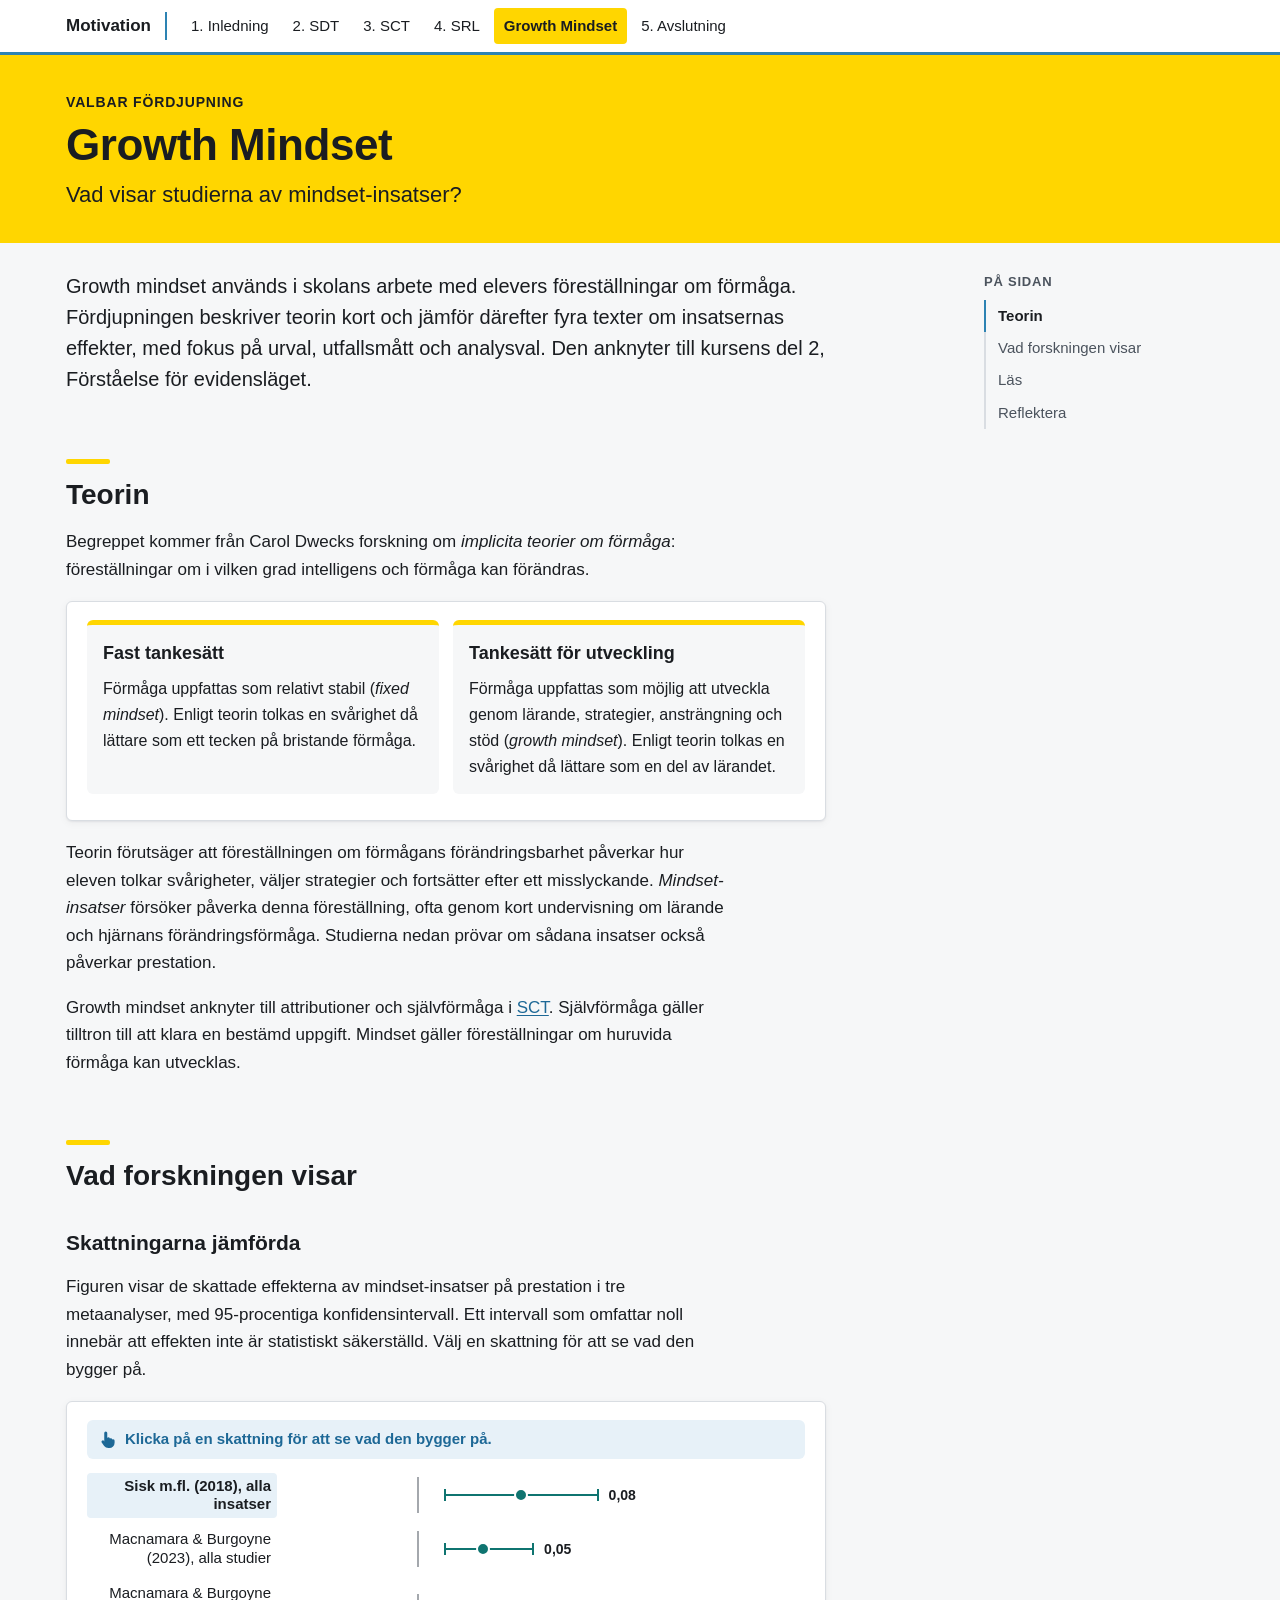
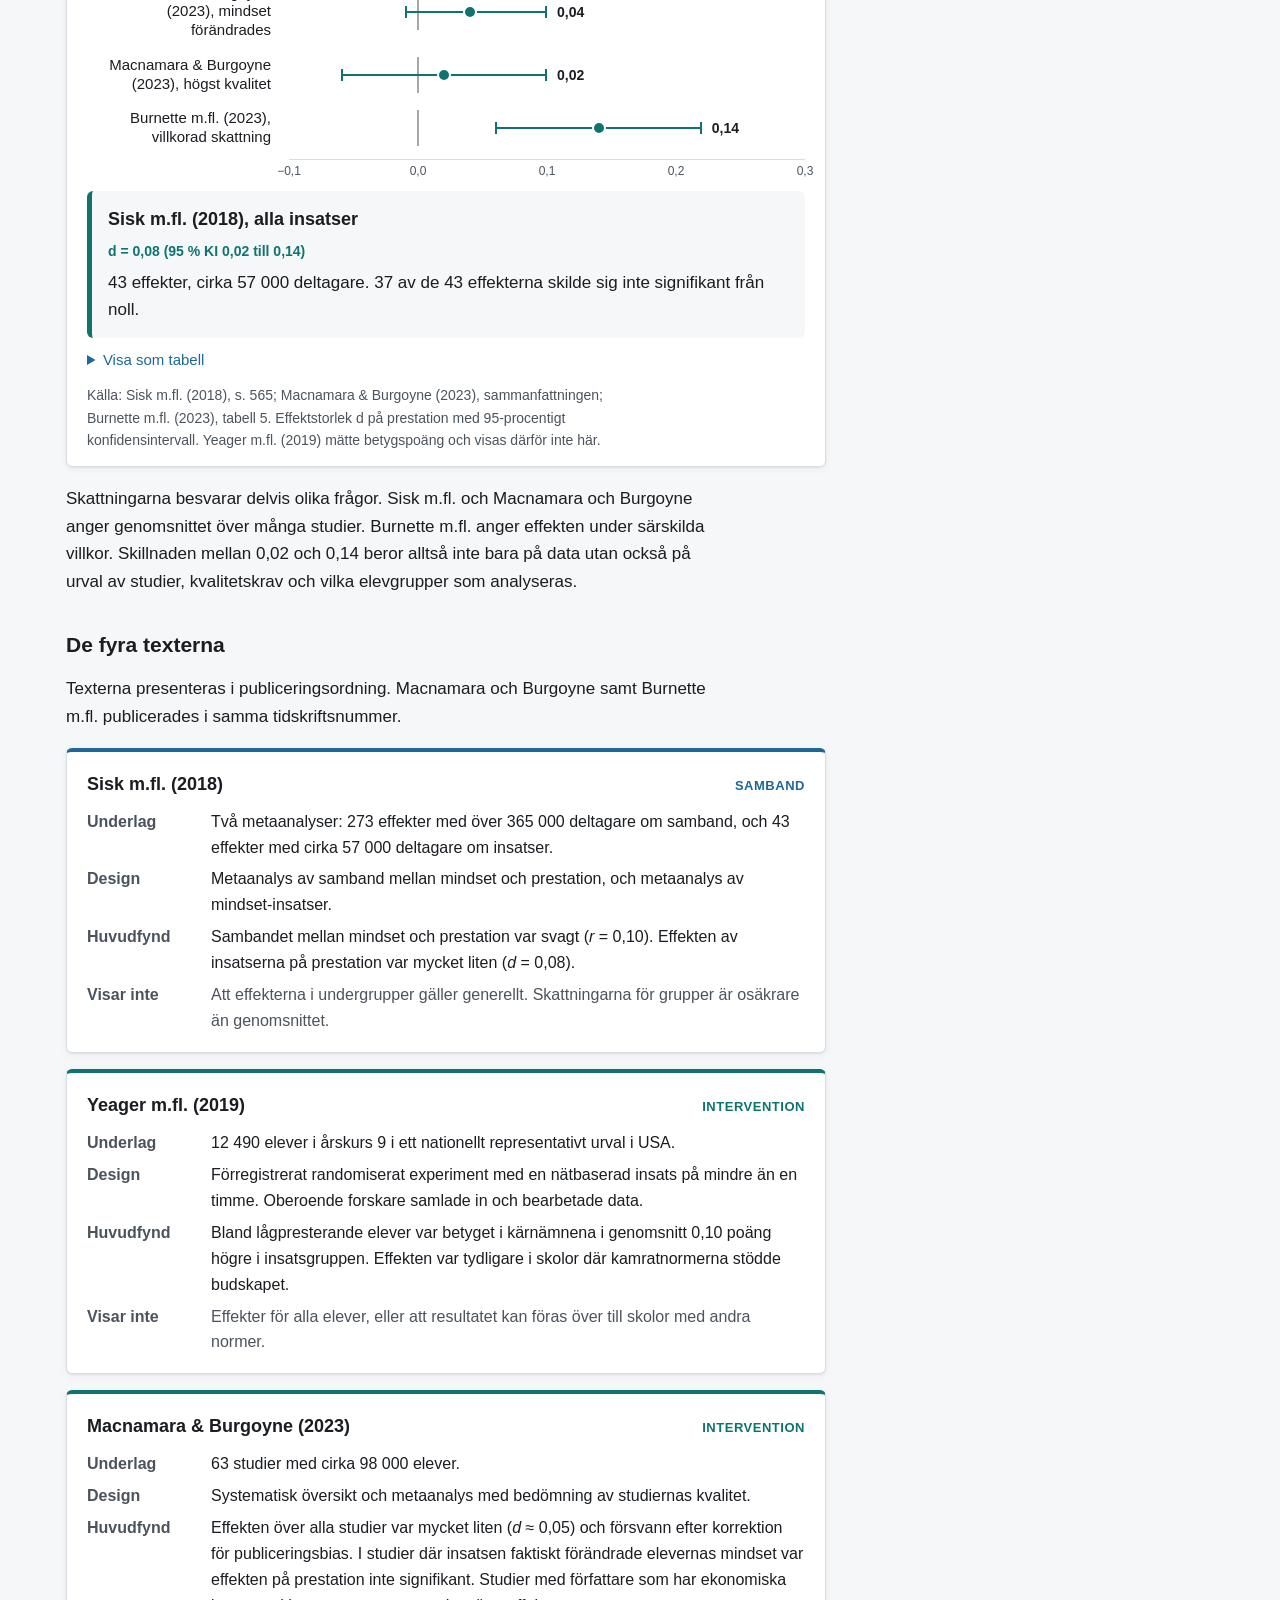
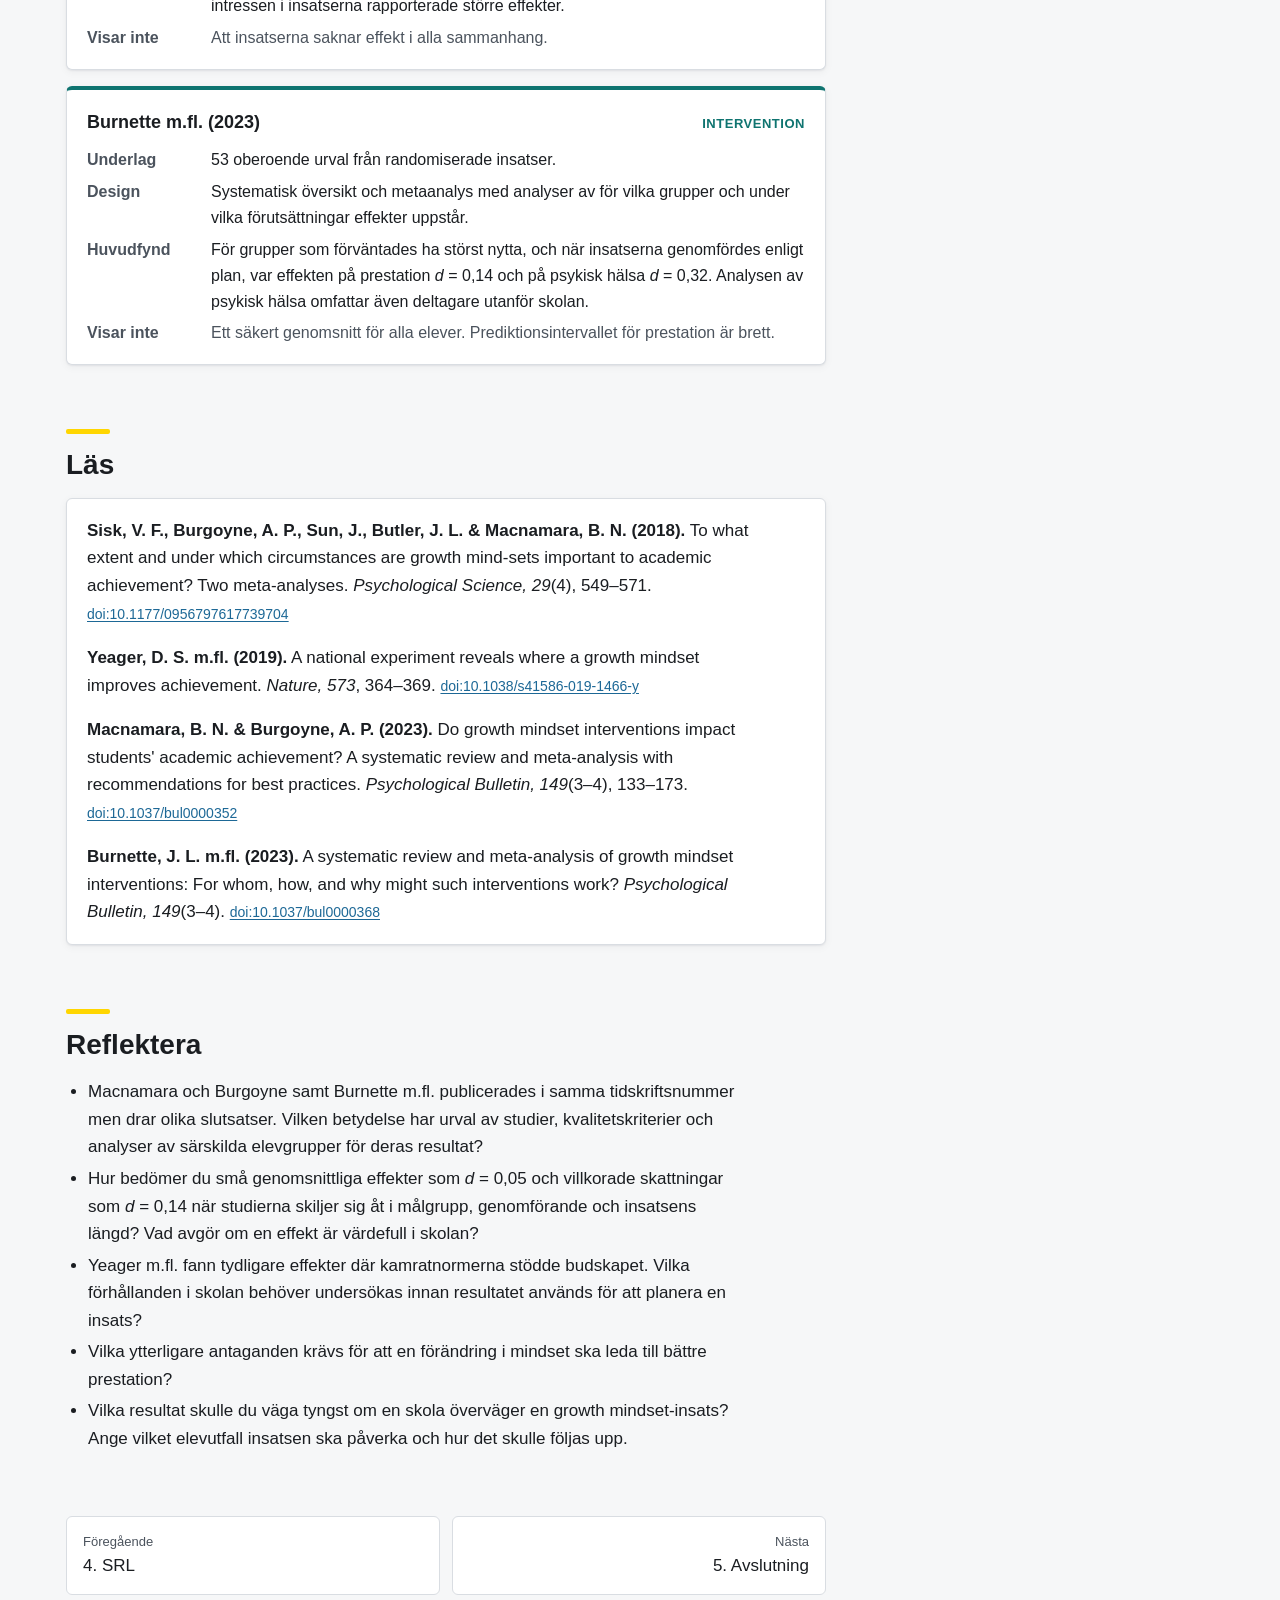
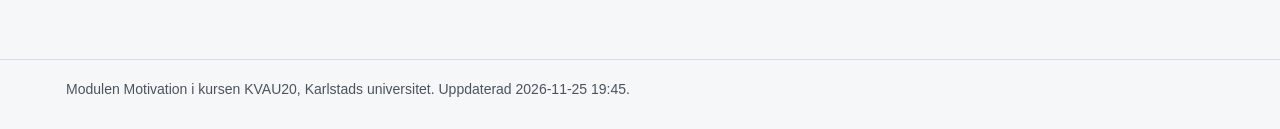
<file: growth-mindset.html>
<!doctype html>
<html lang="sv">
<head>
<meta charset="utf-8">
<meta name="viewport" content="width=device-width, initial-scale=1">
<meta name="robots" content="noindex, nofollow">
<meta name="color-scheme" content="only light">
<title>Growth Mindset: Vad visar studierna av mindset-insatser? – Motivation</title>
<link rel="stylesheet" href="assets/stil.css?v=acad4ff3">
</head>
<body>
<a class="sr" href="#innehall">Till innehållet</a>
<header class="topp"><div class="topp-inre"><a class="modul-lank" href="index.html">Motivation</a><nav class="delmeny" aria-label="Modulens delar"><ul><li><a href="inledning.html">1. Inledning</a></li><li><a href="sdt.html">2. SDT</a></li><li><a href="sct.html">3. SCT</a></li><li><a href="srl.html">4. SRL</a></li><li><a href="growth-mindset.html" aria-current="page">Growth Mindset</a></li><li><a href="avslutning.html">5. Avslutning</a></li></ul></nav></div></header>
<div class="band"><div class="band-inre">
<p class="etikett">Valbar fördjupning</p>
<h1>Growth Mindset</h1>
<p class="under">Vad visar studierna av mindset-insatser?</p>
</div></div>
<div class="ram">
<main id="innehall">
<p class="ingress">Growth mindset används i skolans arbete med elevers föreställningar om förmåga. Fördjupningen beskriver teorin kort och jämför därefter fyra texter om insatsernas effekter, med fokus på urval, utfallsmått och analysval. Den anknyter till kursens del 2, Förståelse för evidensläget.</p>
<h2 id="teorin">Teorin</h2>
<p>Begreppet kommer från Carol Dwecks forskning om <em>implicita teorier om förmåga</em>: föreställningar om i vilken grad intelligens och förmåga kan förändras.</p>
<div id="mindset" class="figur" data-typ="kolumner">
<ul>
<li><strong>Fast tankesätt:</strong> Förmåga uppfattas som relativt stabil (<em>fixed mindset</em>). Enligt teorin tolkas en svårighet då lättare som ett tecken på bristande förmåga.</li>
<li><strong>Tankesätt för utveckling:</strong> Förmåga uppfattas som möjlig att utveckla genom lärande, strategier, ansträngning och stöd (<em>growth mindset</em>). Enligt teorin tolkas en svårighet då lättare som en del av lärandet.</li>
</ul>
</div>
<p>Teorin förutsäger att föreställningen om förmågans förändringsbarhet påverkar hur eleven tolkar svårigheter, väljer strategier och fortsätter efter ett misslyckande. <em>Mindset-insatser</em> försöker påverka denna föreställning, ofta genom kort undervisning om lärande och hjärnans förändringsförmåga. Studierna nedan prövar om sådana insatser också påverkar prestation.</p>
<p>Growth mindset anknyter till attributioner och självförmåga i <a href="sct.html">SCT</a>. Självförmåga gäller tilltron till att klara en bestämd uppgift. Mindset gäller föreställningar om huruvida förmåga kan utvecklas.</p>
<h2 id="vad-forskningen-visar">Vad forskningen visar</h2>
<h3 id="skattningarna-jamforda">Skattningarna jämförda</h3>
<p>Figuren visar de skattade effekterna av mindset-insatser på prestation i tre metaanalyser, med 95-procentiga konfidensintervall. Ett intervall som omfattar noll innebär att effekten inte är statistiskt säkerställd. Välj en skattning för att se vad den bygger på.</p>
<div id="skattningar" class="figur" data-typ="intervall" data-kalla="Sisk m.fl. (2018), s. 565; Macnamara &amp; Burgoyne (2023), sammanfattningen; Burnette m.fl. (2023), tabell 5. Effektstorlek d på prestation med 95-procentigt konfidensintervall. Yeager m.fl. (2019) mätte betygspoäng och visas därför inte här.">
<table>
<colgroup>
<col style="width: 20%" />
<col style="width: 20%" />
<col style="width: 20%" />
<col style="width: 20%" />
<col style="width: 20%" />
</colgroup>
<thead>
<tr>
<th>Skattning</th>
<th>d</th>
<th>Nedre</th>
<th>Övre</th>
<th>Förklaring</th>
</tr>
</thead>
<tbody>
<tr>
<td>Sisk m.fl. (2018), alla insatser</td>
<td>0,08</td>
<td>0,02</td>
<td>0,14</td>
<td>43 effekter, cirka 57 000 deltagare. 37 av de 43 effekterna skilde sig inte signifikant från noll.</td>
</tr>
<tr>
<td>Macnamara &amp; Burgoyne (2023), alla studier</td>
<td>0,05</td>
<td>0,02</td>
<td>0,09</td>
<td>63 studier, 97 672 elever. Effekten var inte signifikant efter korrektion för publiceringsbias.</td>
</tr>
<tr>
<td>Macnamara &amp; Burgoyne (2023), mindset förändrades</td>
<td>0,04</td>
<td>−0,01</td>
<td>0,10</td>
<td>13 studier, 18 355 elever, där insatsen visades ha förändrat elevernas mindset. Intervallet omfattar noll.</td>
</tr>
<tr>
<td>Macnamara &amp; Burgoyne (2023), högst kvalitet</td>
<td>0,02</td>
<td>−0,06</td>
<td>0,10</td>
<td>De sex studierna av högst kvalitet, 13 571 elever. Intervallet omfattar noll.</td>
</tr>
<tr>
<td>Burnette m.fl. (2023), villkorad skattning</td>
<td>0,14</td>
<td>0,06</td>
<td>0,22</td>
<td>Grupper som förväntades ha störst nytta och insatser som genomfördes enligt plan. Prediktionsintervallet, −0,08 till 0,35, anger spridningen av effekter som kan väntas i en ny studie.</td>
</tr>
</tbody>
</table>
<p class="figur-kalla">
Källa: Sisk m.fl. (2018), s. 565; Macnamara &amp; Burgoyne (2023), sammanfattningen; Burnette m.fl. (2023), tabell 5. Effektstorlek d på prestation med 95-procentigt konfidensintervall. Yeager m.fl. (2019) mätte betygspoäng och visas därför inte här.
</p>
</div>
<p>Skattningarna besvarar delvis olika frågor. Sisk m.fl. och Macnamara och Burgoyne anger genomsnittet över många studier. Burnette m.fl. anger effekten under särskilda villkor. Skillnaden mellan 0,02 och 0,14 beror alltså inte bara på data utan också på urval av studier, kvalitetskrav och vilka elevgrupper som analyseras.</p>
<h3 id="de-fyra-texterna">De fyra texterna</h3>
<p>Texterna presenteras i publiceringsordning. Macnamara och Burgoyne samt Burnette m.fl. publicerades i samma tidskriftsnummer.</p>
<div class="kort" data-design="Samband">
<div class="kort-topp">
<h4>
Sisk m.fl. (2018)
</h4>
<span class="design">Samband</span>
</div>
<dl>
<dt>Underlag</dt>
<dd>
Två metaanalyser: 273 effekter med över 365 000 deltagare om samband, och 43 effekter med cirka 57 000 deltagare om insatser.
</dd>
<dt>Design</dt>
<dd>
Metaanalys av samband mellan mindset och prestation, och metaanalys av mindset-insatser.
</dd>
<dt>Huvudfynd</dt>
<dd>
Sambandet mellan mindset och prestation var svagt (<em>r</em> = 0,10). Effekten av insatserna på prestation var mycket liten (<em>d</em> = 0,08).
</dd>
<dt>Visar inte</dt>
<dd>
Att effekterna i undergrupper gäller generellt. Skattningarna för grupper är osäkrare än genomsnittet.
</dd>
</dl>
</div>
<div class="kort" data-design="Intervention">
<div class="kort-topp">
<h4>
Yeager m.fl. (2019)
</h4>
<span class="design">Intervention</span>
</div>
<dl>
<dt>Underlag</dt>
<dd>
12 490 elever i årskurs 9 i ett nationellt representativt urval i USA.
</dd>
<dt>Design</dt>
<dd>
Förregistrerat randomiserat experiment med en nätbaserad insats på mindre än en timme. Oberoende forskare samlade in och bearbetade data.
</dd>
<dt>Huvudfynd</dt>
<dd>
Bland lågpresterande elever var betyget i kärnämnena i genomsnitt 0,10 poäng högre i insatsgruppen. Effekten var tydligare i skolor där kamratnormerna stödde budskapet.
</dd>
<dt>Visar inte</dt>
<dd>
Effekter för alla elever, eller att resultatet kan föras över till skolor med andra normer.
</dd>
</dl>
</div>
<div class="kort" data-design="Intervention">
<div class="kort-topp">
<h4>
Macnamara &amp; Burgoyne (2023)
</h4>
<span class="design">Intervention</span>
</div>
<dl>
<dt>Underlag</dt>
<dd>
63 studier med cirka 98 000 elever.
</dd>
<dt>Design</dt>
<dd>
Systematisk översikt och metaanalys med bedömning av studiernas kvalitet.
</dd>
<dt>Huvudfynd</dt>
<dd>
Effekten över alla studier var mycket liten (<em>d</em> ≈ 0,05) och försvann efter korrektion för publiceringsbias. I studier där insatsen faktiskt förändrade elevernas mindset var effekten på prestation inte signifikant. Studier med författare som har ekonomiska intressen i insatserna rapporterade större effekter.
</dd>
<dt>Visar inte</dt>
<dd>
Att insatserna saknar effekt i alla sammanhang.
</dd>
</dl>
</div>
<div class="kort" data-design="Intervention">
<div class="kort-topp">
<h4>
Burnette m.fl. (2023)
</h4>
<span class="design">Intervention</span>
</div>
<dl>
<dt>Underlag</dt>
<dd>
53 oberoende urval från randomiserade insatser.
</dd>
<dt>Design</dt>
<dd>
Systematisk översikt och metaanalys med analyser av för vilka grupper och under vilka förutsättningar effekter uppstår.
</dd>
<dt>Huvudfynd</dt>
<dd>
För grupper som förväntades ha störst nytta, och när insatserna genomfördes enligt plan, var effekten på prestation <em>d</em> = 0,14 och på psykisk hälsa <em>d</em> = 0,32. Analysen av psykisk hälsa omfattar även deltagare utanför skolan.
</dd>
<dt>Visar inte</dt>
<dd>
Ett säkert genomsnitt för alla elever. Prediktionsintervallet för prestation är brett.
</dd>
</dl>
</div>
<h2 id="las">Läs</h2>
<div class="las">
<p><strong>Sisk, V. F., Burgoyne, A. P., Sun, J., Butler, J. L. &amp; Macnamara, B. N. (2018).</strong> To what extent and under which circumstances are growth mind-sets important to academic achievement? Two meta-analyses. <em>Psychological Science, 29</em>(4), 549–571. <a class="doi" href="https://doi.org/10.1177/0956797617739704">doi:10.1177/0956797617739704</a></p>
<p><strong>Yeager, D. S. m.fl. (2019).</strong> A national experiment reveals where a growth mindset improves achievement. <em>Nature, 573</em>, 364–369. <a class="doi" href="https://doi.org/10.1038/s41586-019-1466-y">doi:10.1038/s41586-019-1466-y</a></p>
<p><strong>Macnamara, B. N. &amp; Burgoyne, A. P. (2023).</strong> Do growth mindset interventions impact students' academic achievement? A systematic review and meta-analysis with recommendations for best practices. <em>Psychological Bulletin, 149</em>(3–4), 133–173. <a class="doi" href="https://doi.org/10.1037/bul0000352">doi:10.1037/bul0000352</a></p>
<p><strong>Burnette, J. L. m.fl. (2023).</strong> A systematic review and meta-analysis of growth mindset interventions: For whom, how, and why might such interventions work? <em>Psychological Bulletin, 149</em>(3–4). <a class="doi" href="https://doi.org/10.1037/bul0000368">doi:10.1037/bul0000368</a></p>
</div>
<h2 id="reflektera">Reflektera</h2>
<ul>
<li>Macnamara och Burgoyne samt Burnette m.fl. publicerades i samma tidskriftsnummer men drar olika slutsatser. Vilken betydelse har urval av studier, kvalitetskriterier och analyser av särskilda elevgrupper för deras resultat?</li>
<li>Hur bedömer du små genomsnittliga effekter som <em>d</em> = 0,05 och villkorade skattningar som <em>d</em> = 0,14 när studierna skiljer sig åt i målgrupp, genomförande och insatsens längd? Vad avgör om en effekt är värdefull i skolan?</li>
<li>Yeager m.fl. fann tydligare effekter där kamratnormerna stödde budskapet. Vilka förhållanden i skolan behöver undersökas innan resultatet används för att planera en insats?</li>
<li>Vilka ytterligare antaganden krävs för att en förändring i mindset ska leda till bättre prestation?</li>
<li>Vilka resultat skulle du väga tyngst om en skola överväger en growth mindset-insats? Ange vilket elevutfall insatsen ska påverka och hur det skulle följas upp.</li>
</ul>

<nav class="blad" aria-label="Bläddra"><a class="foreg" href="srl.html"><small>Föregående</small>4. SRL</a><a class="nasta" href="avslutning.html"><small>Nästa</small>5. Avslutning</a></nav>
</main>
<aside class="inneh"><div class="inneh-ruta"><details class="inneh-mobil" open><summary>På sidan</summary><h2 class="inneh-rubrik">På sidan</h2><ol><li><a href="#teorin">Teorin</a></li><li><a href="#vad-forskningen-visar">Vad forskningen visar</a></li><li><a href="#las">Läs</a></li><li><a href="#reflektera">Reflektera</a></li></ol></details></div></aside>
</div>
<footer class="fot"><div>Modulen Motivation i kursen KVAU20, Karlstads universitet. <span class="fot-tid">Uppdaterad 2026-11-25 19:45.</span></div></footer>
<script src="assets/sida.js?v=579637fa" defer></script>
</body>
</html>
</file>
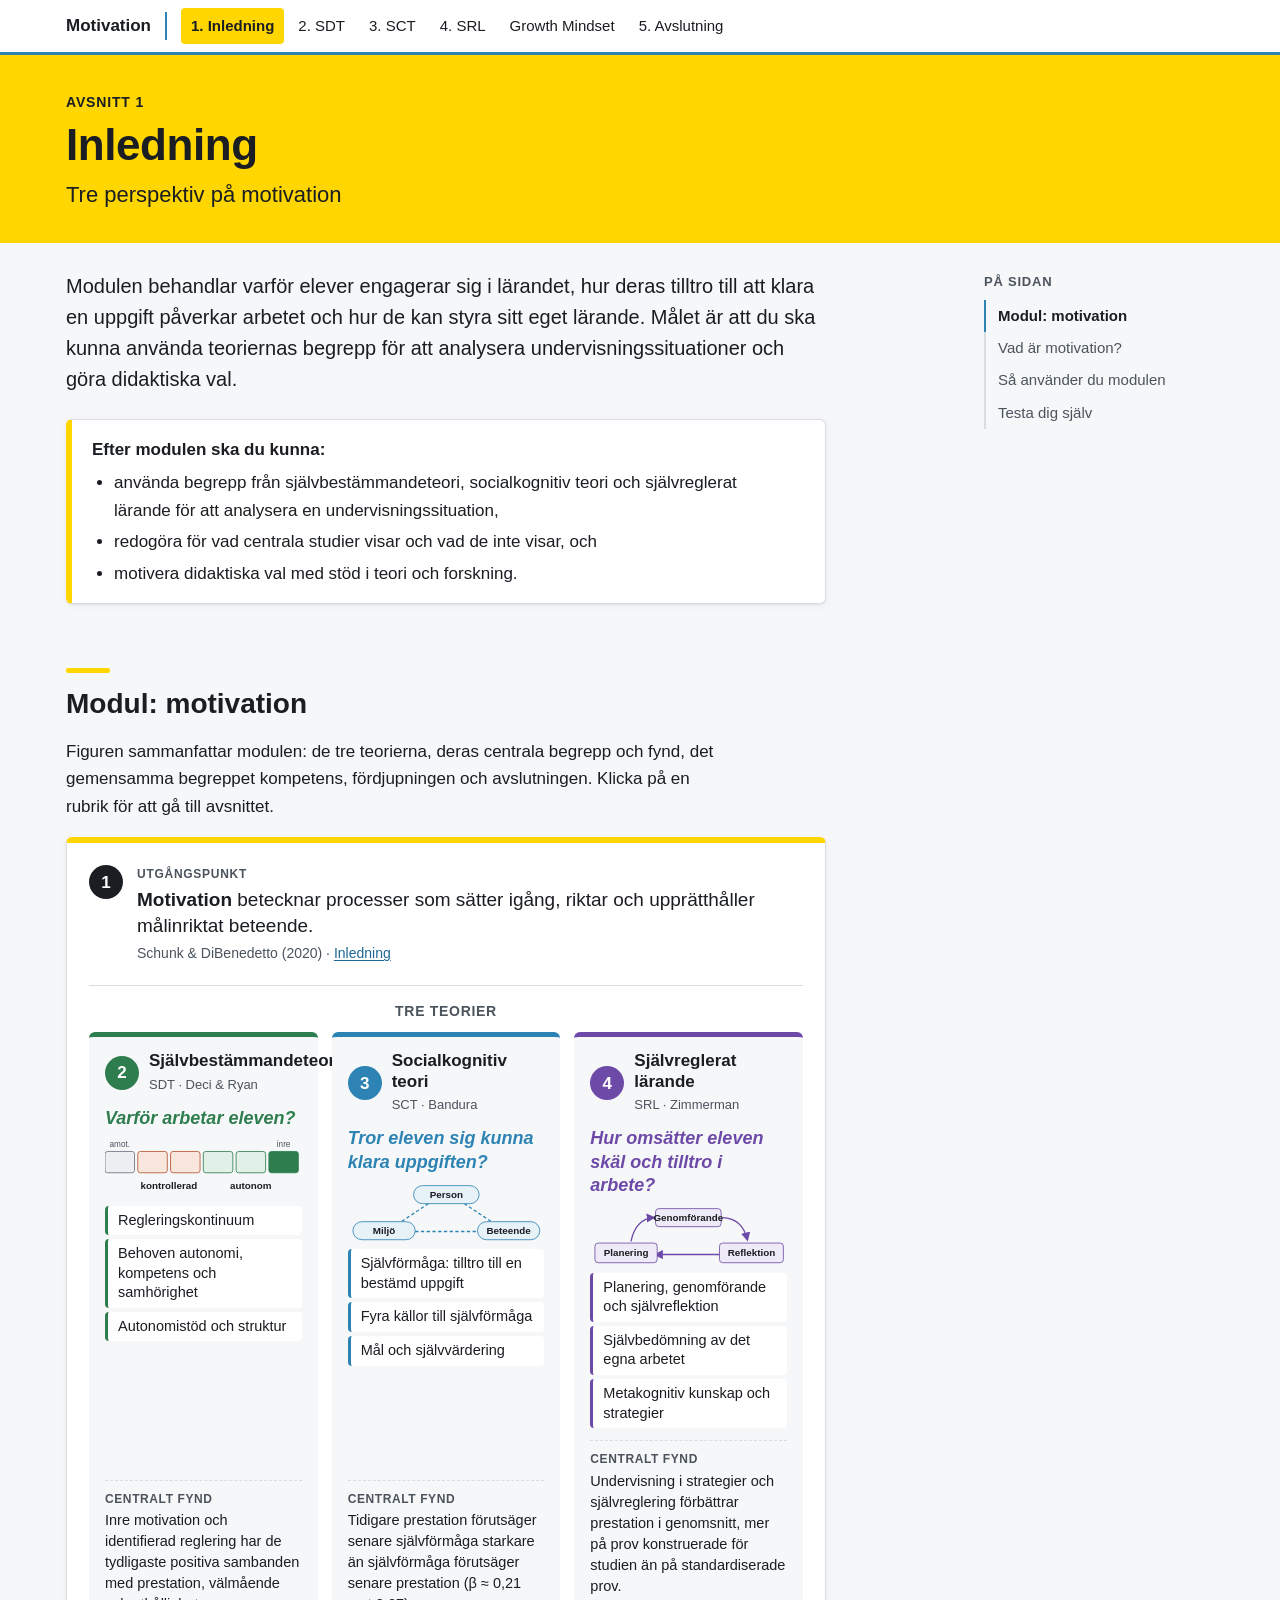
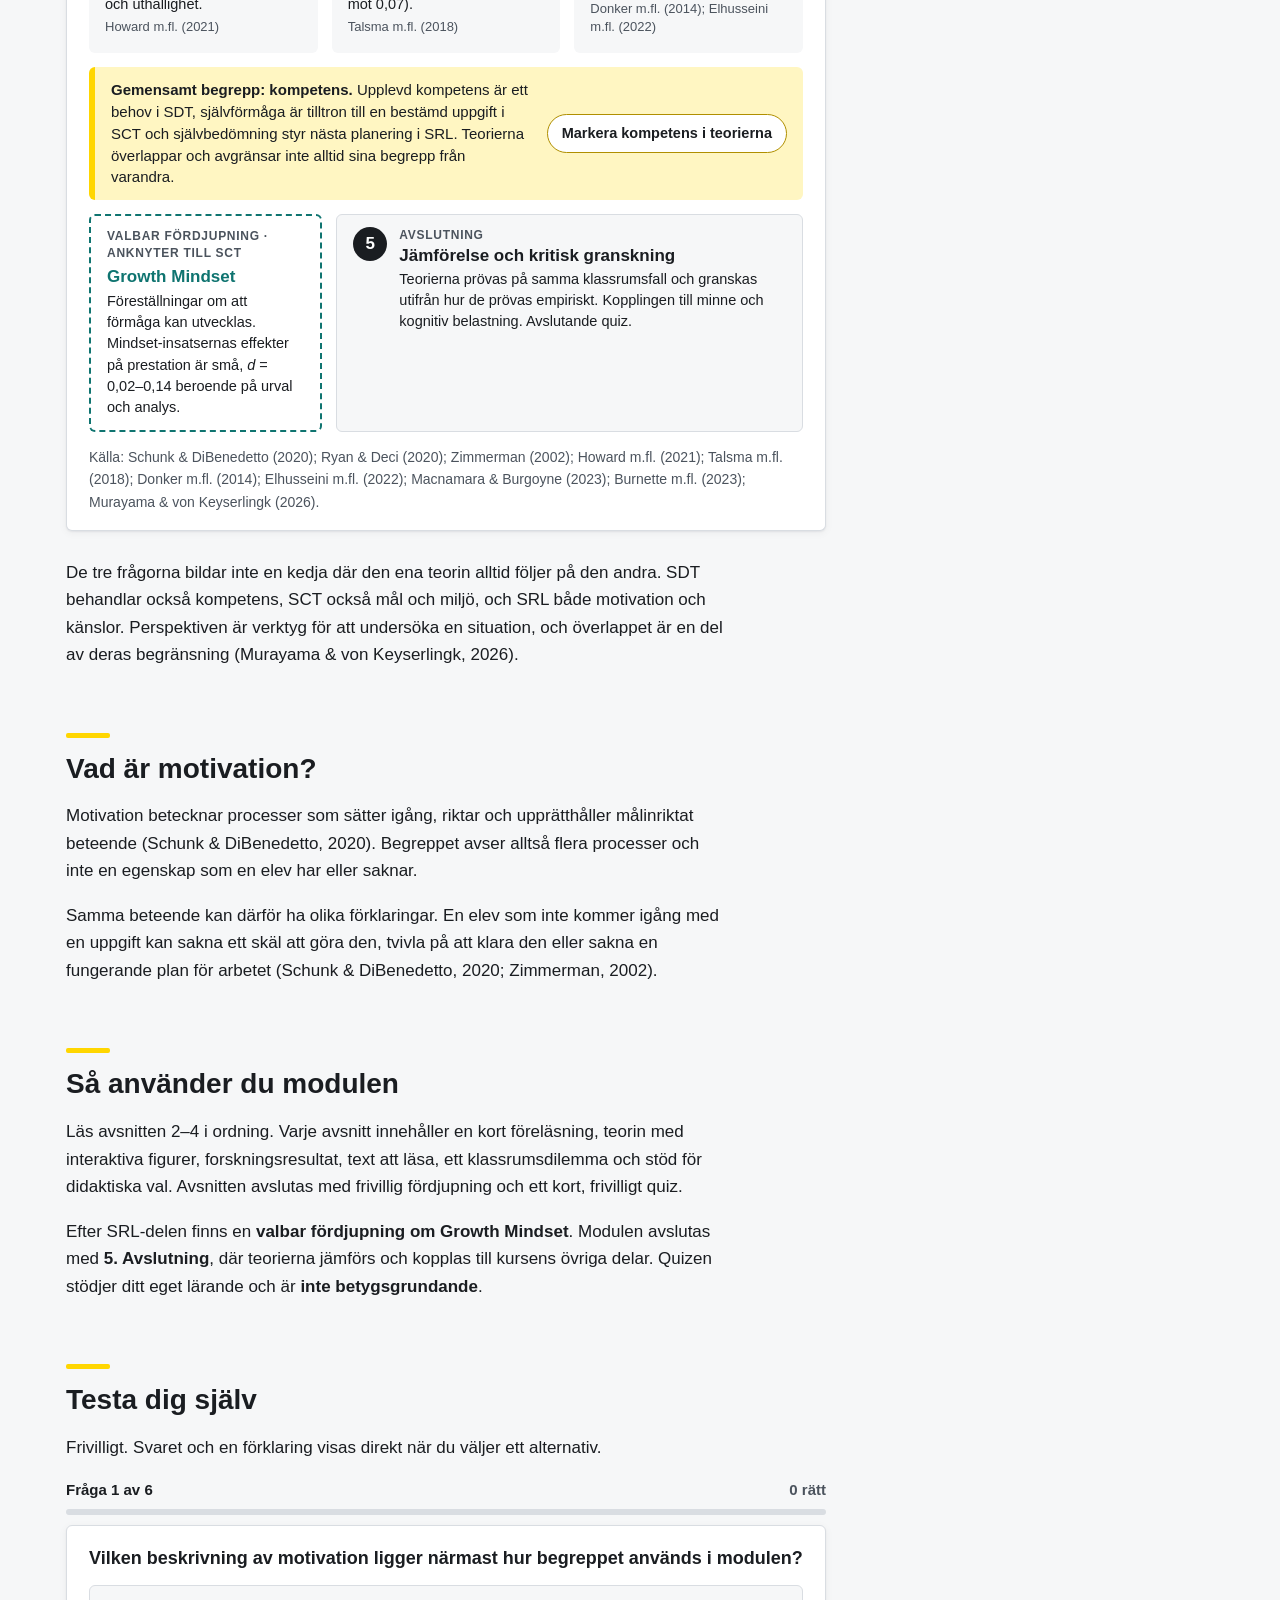
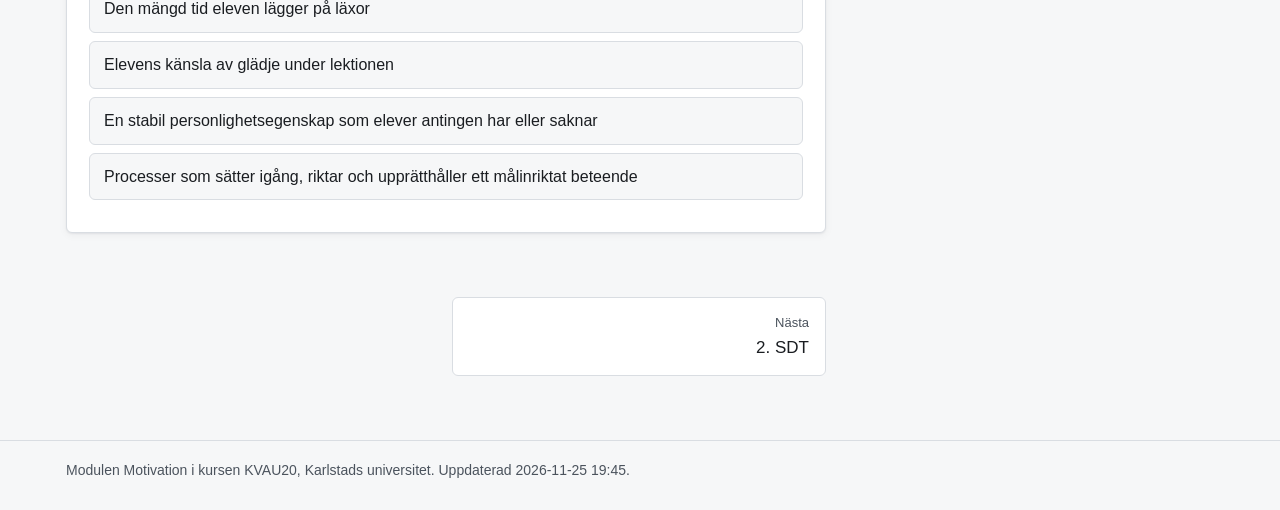
<file: inledning.html>
<!doctype html>
<html lang="sv">
<head>
<meta charset="utf-8">
<meta name="viewport" content="width=device-width, initial-scale=1">
<meta name="robots" content="noindex, nofollow">
<meta name="color-scheme" content="only light">
<title>Inledning: Tre perspektiv på motivation – Motivation</title>
<link rel="stylesheet" href="assets/stil.css?v=acad4ff3">
</head>
<body>
<a class="sr" href="#innehall">Till innehållet</a>
<header class="topp"><div class="topp-inre"><a class="modul-lank" href="index.html">Motivation</a><nav class="delmeny" aria-label="Modulens delar"><ul><li><a href="inledning.html" aria-current="page">1. Inledning</a></li><li><a href="sdt.html">2. SDT</a></li><li><a href="sct.html">3. SCT</a></li><li><a href="srl.html">4. SRL</a></li><li><a href="growth-mindset.html">Growth Mindset</a></li><li><a href="avslutning.html">5. Avslutning</a></li></ul></nav></div></header>
<div class="band"><div class="band-inre">
<p class="etikett">Avsnitt 1</p>
<h1>Inledning</h1>
<p class="under">Tre perspektiv på motivation</p>
</div></div>
<div class="ram">
<main id="innehall">
<p class="ingress">Modulen behandlar varför elever engagerar sig i lärandet, hur deras tilltro till att klara en uppgift påverkar arbetet och hur de kan styra sitt eget lärande. Målet är att du ska kunna använda teoriernas begrepp för att analysera undervisningssituationer och göra didaktiska val.</p>
<div class="mal">
<p>Efter modulen ska du kunna:</p>
<ul>
<li>använda begrepp från självbestämmandeteori, socialkognitiv teori och självreglerat lärande för att analysera en undervisningssituation,</li>
<li>redogöra för vad centrala studier visar och vad de inte visar, och</li>
<li>motivera didaktiska val med stöd i teori och forskning.</li>
</ul>
</div>
<h2 id="modul-motivation">Modul: motivation</h2>
<p>Figuren sammanfattar modulen: de tre teorierna, deras centrala begrepp och fynd, det gemensamma begreppet kompetens, fördjupningen och avslutningen. Klicka på en rubrik för att gå till avsnittet.</p>
<figure class="portal" id="portal" aria-label="Översikt över modulen Motivation">
<div class="portal-topp">
<a class="portal-nr" href="inledning.html">1</a>
<div>
<p class="portal-etikett">Utgångspunkt</p>
<p class="portal-def"><strong>Motivation</strong> betecknar processer som sätter igång, riktar och upprätthåller målinriktat beteende.</p>
<p class="portal-ref">Schunk &amp; DiBenedetto (2020) · <a href="inledning.html">Inledning</a></p>
</div>
</div>

<p class="portal-led">Tre teorier</p>

<div class="portal-teorier">

<article class="portal-teori" data-teori="sdt">
<header>
<span class="portal-nr">2</span>
<div><h3><a href="sdt.html">Självbestämmandeteori</a></h3><p class="portal-upphov">SDT · Deci &amp; Ryan</p></div>
</header>
<p class="portal-fraga">Varför arbetar eleven?</p>
<svg class="portal-mini" viewBox="0 0 240 70" role="img" aria-label="Regleringskontinuumet från amotivation via kontrollerad till autonom motivation">
<rect x="0" y="14" width="36" height="26" rx="3" fill="var(--amot-yta)" stroke="var(--amot)"/>
<rect x="40" y="14" width="36" height="26" rx="3" fill="var(--kontroll-yta)" stroke="var(--kontroll)"/>
<rect x="80" y="14" width="36" height="26" rx="3" fill="var(--kontroll-yta)" stroke="var(--kontroll)"/>
<rect x="120" y="14" width="36" height="26" rx="3" fill="var(--autonom-yta)" stroke="var(--autonom)"/>
<rect x="160" y="14" width="36" height="26" rx="3" fill="var(--autonom-yta)" stroke="var(--autonom)"/>
<rect x="200" y="14" width="36" height="26" rx="3" fill="var(--autonom)" stroke="var(--autonom)"/>
<text x="78" y="60" text-anchor="middle" class="pm-t" fill="var(--kontroll)">kontrollerad</text>
<text x="178" y="60" text-anchor="middle" class="pm-t" fill="var(--autonom)">autonom</text>
<text x="18" y="8" text-anchor="middle" class="pm-s">amot.</text>
<text x="218" y="8" text-anchor="middle" class="pm-s">inre</text>
</svg>
<ul class="portal-begrepp">
<li>Regleringskontinuum</li>
<li data-kompetens>Behoven autonomi, <mark>kompetens</mark> och samhörighet</li>
<li>Autonomistöd och struktur</li>
</ul>
<p class="portal-fynd"><span>Centralt fynd</span>Inre motivation och identifierad reglering har de tydligaste positiva sambanden med prestation, välmående och uthållighet. <cite>Howard m.fl. (2021)</cite></p>
</article>

<article class="portal-teori" data-teori="sct">
<header>
<span class="portal-nr">3</span>
<div><h3><a href="sct.html">Socialkognitiv teori</a></h3><p class="portal-upphov">SCT · Bandura</p></div>
</header>
<p class="portal-fraga">Tror eleven sig kunna klara uppgiften?</p>
<svg class="portal-mini" viewBox="0 0 240 70" role="img" aria-label="Ömsesidigt samspel mellan personfaktorer, beteende och miljö">
<g stroke="var(--bla)" stroke-width="1.6" stroke-dasharray="4 3" fill="none"><line x1="104" y1="20" x2="62" y2="48"/><line x1="136" y1="20" x2="178" y2="48"/><line x1="82" y1="58" x2="158" y2="58"/></g>
<rect x="80" y="2" width="80" height="22" rx="11" fill="var(--bla-yta)" stroke="var(--bla)"/>
<rect x="6" y="46" width="76" height="22" rx="11" fill="var(--bla-yta)" stroke="var(--bla)"/>
<rect x="158" y="46" width="76" height="22" rx="11" fill="var(--bla-yta)" stroke="var(--bla)"/>
<text x="120" y="17" text-anchor="middle" class="pm-t">Person</text>
<text x="44" y="61" text-anchor="middle" class="pm-t">Miljö</text>
<text x="196" y="61" text-anchor="middle" class="pm-t">Beteende</text>
</svg>
<ul class="portal-begrepp">
<li data-kompetens><mark>Självförmåga</mark>: tilltro till en bestämd uppgift</li>
<li>Fyra källor till självförmåga</li>
<li>Mål och självvärdering</li>
</ul>
<p class="portal-fynd"><span>Centralt fynd</span>Tidigare prestation förutsäger senare självförmåga starkare än självförmåga förutsäger senare prestation (β ≈ 0,21 mot 0,07). <cite>Talsma m.fl. (2018)</cite></p>
</article>

<article class="portal-teori" data-teori="srl">
<header>
<span class="portal-nr">4</span>
<div><h3><a href="srl.html">Självreglerat lärande</a></h3><p class="portal-upphov">SRL · Zimmerman</p></div>
</header>
<p class="portal-fraga">Hur omsätter eleven skäl och tilltro i arbete?</p>
<svg class="portal-mini" viewBox="0 0 240 70" role="img" aria-label="Zimmermans cykel: planering, genomförande och självreflektion">
<defs><marker id="pm-pil" viewBox="0 0 10 10" refX="8" refY="5" markerWidth="7" markerHeight="7" orient="auto"><path d="M0,0 L10,5 L0,10 z" fill="var(--d-overtid)"/></marker></defs>
<g stroke="var(--d-overtid)" stroke-width="1.6" fill="none" marker-end="url(#pm-pil)"><path d="M50,42 Q56,14 78,13"/><path d="M162,13 Q186,14 192,40"/><path d="M164,58 L80,58"/></g>
<rect x="80" y="2" width="80" height="22" rx="4" fill="#efeaf7" stroke="var(--d-overtid)"/>
<rect x="6" y="44" width="76" height="24" rx="4" fill="#efeaf7" stroke="var(--d-overtid)"/>
<rect x="158" y="44" width="78" height="24" rx="4" fill="#efeaf7" stroke="var(--d-overtid)"/>
<text x="120" y="17" text-anchor="middle" class="pm-t">Genomförande</text>
<text x="44" y="60" text-anchor="middle" class="pm-t">Planering</text>
<text x="197" y="60" text-anchor="middle" class="pm-t">Reflektion</text>
</svg>
<ul class="portal-begrepp">
<li>Planering, genomförande och självreflektion</li>
<li data-kompetens><mark>Självbedömning</mark> av det egna arbetet</li>
<li>Metakognitiv kunskap och strategier</li>
</ul>
<p class="portal-fynd"><span>Centralt fynd</span>Undervisning i strategier och självreglering förbättrar prestation i genomsnitt, mer på prov konstruerade för studien än på standardiserade prov. <cite>Donker m.fl. (2014); Elhusseini m.fl. (2022)</cite></p>
</article>

</div>

<div class="portal-band portal-kompetens">
<p><strong>Gemensamt begrepp: kompetens.</strong> Upplevd kompetens är ett behov i SDT, självförmåga är tilltron till en bestämd uppgift i SCT och självbedömning styr nästa planering i SRL. Teorierna överlappar och avgränsar inte alltid sina begrepp från varandra.</p>
<button type="button" class="portal-knapp" aria-pressed="false">Markera kompetens i teorierna</button>
</div>

<div class="portal-fot">
<a class="portal-fordj" href="growth-mindset.html">
<span class="portal-etikett">Valbar fördjupning · anknyter till SCT</span>
<strong>Growth Mindset</strong>
<span>Föreställningar om att förmåga kan utvecklas. Mindset-insatsernas effekter på prestation är små, <i>d</i> = 0,02–0,14 beroende på urval och analys.</span>
</a>
<a class="portal-avsl" href="avslutning.html">
<span class="portal-nr">5</span>
<span><span class="portal-etikett">Avslutning</span>
<strong>Jämförelse och kritisk granskning</strong>
<span>Teorierna prövas på samma klassrumsfall och granskas utifrån hur de prövas empiriskt. Kopplingen till minne och kognitiv belastning. Avslutande quiz.</span></span>
</a>
</div>

<figcaption class="figur-kalla">Källa: Schunk &amp; DiBenedetto (2020); Ryan &amp; Deci (2020); Zimmerman (2002); Howard m.fl. (2021); Talsma m.fl. (2018); Donker m.fl. (2014); Elhusseini m.fl. (2022); Macnamara &amp; Burgoyne (2023); Burnette m.fl. (2023); Murayama &amp; von Keyserlingk (2026).</figcaption>
</figure>

<p>De tre frågorna bildar inte en kedja där den ena teorin alltid följer på den andra. SDT behandlar också kompetens, SCT också mål och miljö, och SRL både motivation och känslor. Perspektiven är verktyg för att undersöka en situation, och överlappet är en del av deras begränsning (Murayama &amp; von Keyserlingk, 2026).</p>
<h2 id="vad-ar-motivation">Vad är motivation?</h2>
<p>Motivation betecknar processer som sätter igång, riktar och upprätthåller målinriktat beteende (Schunk &amp; DiBenedetto, 2020). Begreppet avser alltså flera processer och inte en egenskap som en elev har eller saknar.</p>
<p>Samma beteende kan därför ha olika förklaringar. En elev som inte kommer igång med en uppgift kan sakna ett skäl att göra den, tvivla på att klara den eller sakna en fungerande plan för arbetet (Schunk &amp; DiBenedetto, 2020; Zimmerman, 2002).</p>
<h2 id="sa-anvander-du-modulen">Så använder du modulen</h2>
<p>Läs avsnitten 2–4 i ordning. Varje avsnitt innehåller en kort föreläsning, teorin med interaktiva figurer, forskningsresultat, text att läsa, ett klassrumsdilemma och stöd för didaktiska val. Avsnitten avslutas med frivillig fördjupning och ett kort, frivilligt quiz.</p>
<p>Efter SRL-delen finns en <strong>valbar fördjupning om Growth Mindset</strong>. Modulen avslutas med <strong>5. Avslutning</strong>, där teorierna jämförs och kopplas till kursens övriga delar. Quizen stödjer ditt eget lärande och är <strong>inte betygsgrundande</strong>.</p>
<h2 id="testa-dig-sjalv">Testa dig själv</h2>
<p>Frivilligt. Svaret och en förklaring visas direkt när du väljer ett alternativ.</p>
<div class="quiz" data-quiz="inledning">
<script type="application/json">[{"text": "Vilken beskrivning av motivation ligger närmast hur begreppet används i modulen?", "correct": "Processer som sätter igång, riktar och upprätthåller ett målinriktat beteende", "options": ["Processer som sätter igång, riktar och upprätthåller ett målinriktat beteende", "En stabil personlighetsegenskap som elever antingen har eller saknar", "Elevens känsla av glädje under lektionen", "Den mängd tid eleven lägger på läxor"]}, {"text": "Vilket begrepp står i centrum för avsnittet om socialkognitiv teori (SCT)?", "correct": "Självförmåga: tilltron till att klara en bestämd uppgift", "options": ["Självförmåga: tilltron till att klara en bestämd uppgift", "Psykologiska behov: autonomi, kompetens och samhörighet", "Metakognitiv övervakning under självreglerat lärande", "Arbetsminnets kapacitet"]}, {"text": "Var överlappar SDT, SCT och SRL mest?", "correct": "Alla tre lyfter elevens upplevelse av kompetens och tilltro till den egna förmågan", "options": ["Alla tre lyfter elevens upplevelse av kompetens och tilltro till den egna förmågan", "Alla tre bygger på att belöningar är den viktigaste drivkraften", "Alla tre handlar främst om arbetsminnets kapacitet", "Alla tre utgår från att motivation är medfödd"]}, {"text": "Vad menar Murayama och von Keyserlingk (2026) med att dagens motivationsteorier är underspecificerade?", "correct": "Att teorierna beskriver vilka faktorer som hänger ihop men säger lite om hur och varför, vilket gör dem svåra att motbevisa", "options": ["Att teorierna beskriver vilka faktorer som hänger ihop men säger lite om hur och varför, vilket gör dem svåra att motbevisa", "Att teorierna saknar empiriskt stöd helt", "Att teorierna bara har prövats på vuxna", "Att teorierna är för detaljerade för att användas i skolan"]}, {"text": "En studie visar att motivation och prestation samvarierar. Vilken slutsats kan du dra enbart av det resultatet?", "correct": "Det finns ett samband, men studien visar inte vad som orsakar vad", "options": ["Det finns ett samband, men studien visar inte vad som orsakar vad", "Hög motivation orsakar bättre prestation", "God prestation orsakar högre motivation", "En lärarinsats som höjer motivationen kommer att höja prestationen"], "explanation": "Ett samband kan ha flera förklaringar. För orsakstolkning behövs en design som prövar förändring och alternativa förklaringar."}, {"text": "Vad innebär förslaget att kognitiv belastning ibland kan fungera som en motivationskostnad?", "correct": "Ansträngning som inte leder till lärande kan upplevas som en kostnad när eleven bedömer om uppgiften är värd arbetet", "options": ["Ansträngning som inte leder till lärande kan upplevas som en kostnad när eleven bedömer om uppgiften är värd arbetet", "All ansträngning sänker motivationen och bör undvikas", "Motiverade elever påverkas inte av kognitiv belastning", "Kognitiv belastning ökar alltid den inre motivationen"], "explanation": "Detta är en möjlig mekanism, inte ett belägg för att belastning alltid sänker motivationen."}]</script>
</div>

<nav class="blad" aria-label="Bläddra"><a class="nasta" href="sdt.html"><small>Nästa</small>2. SDT</a></nav>
</main>
<aside class="inneh"><div class="inneh-ruta"><details class="inneh-mobil" open><summary>På sidan</summary><h2 class="inneh-rubrik">På sidan</h2><ol><li><a href="#modul-motivation">Modul: motivation</a></li><li><a href="#vad-ar-motivation">Vad är motivation?</a></li><li><a href="#sa-anvander-du-modulen">Så använder du modulen</a></li><li><a href="#testa-dig-sjalv">Testa dig själv</a></li></ol></details></div></aside>
</div>
<footer class="fot"><div>Modulen Motivation i kursen KVAU20, Karlstads universitet. <span class="fot-tid">Uppdaterad 2026-11-25 19:45.</span></div></footer>
<script src="assets/sida.js?v=579637fa" defer></script>
</body>
</html>
</file>
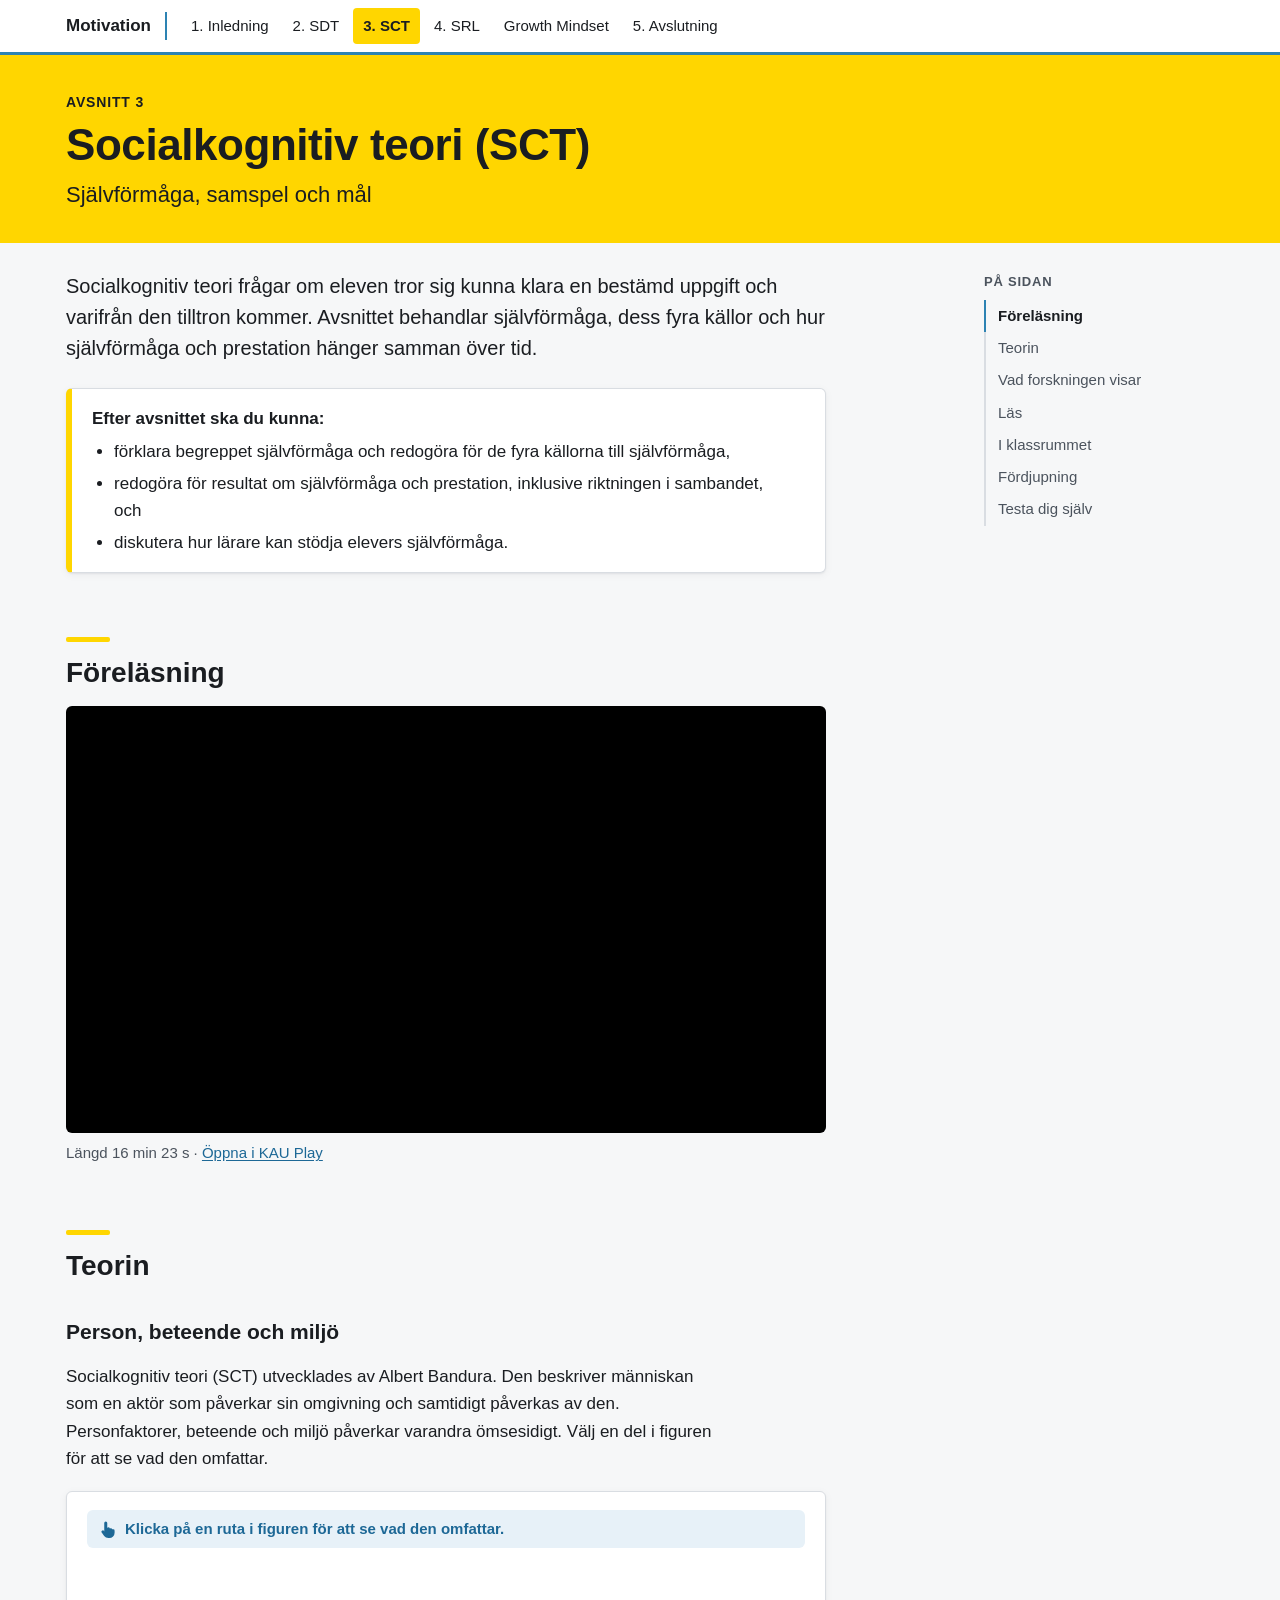
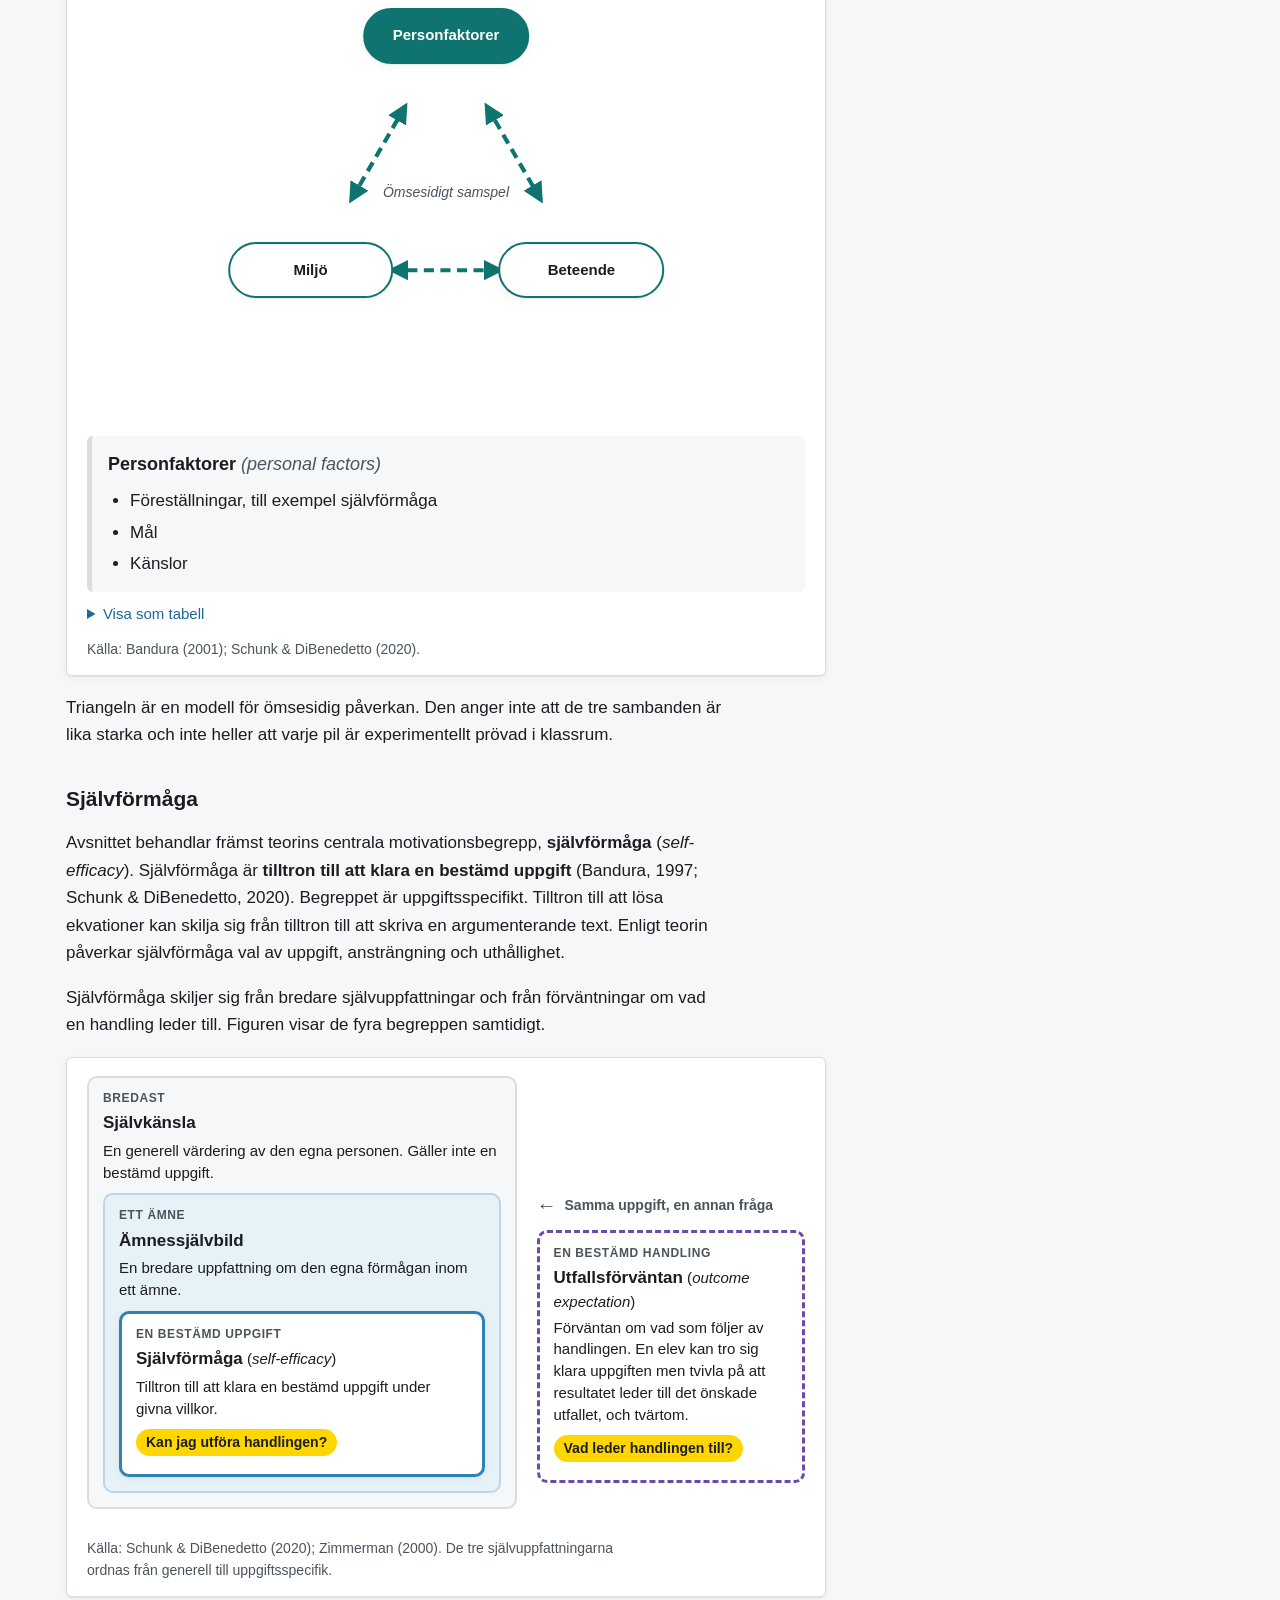
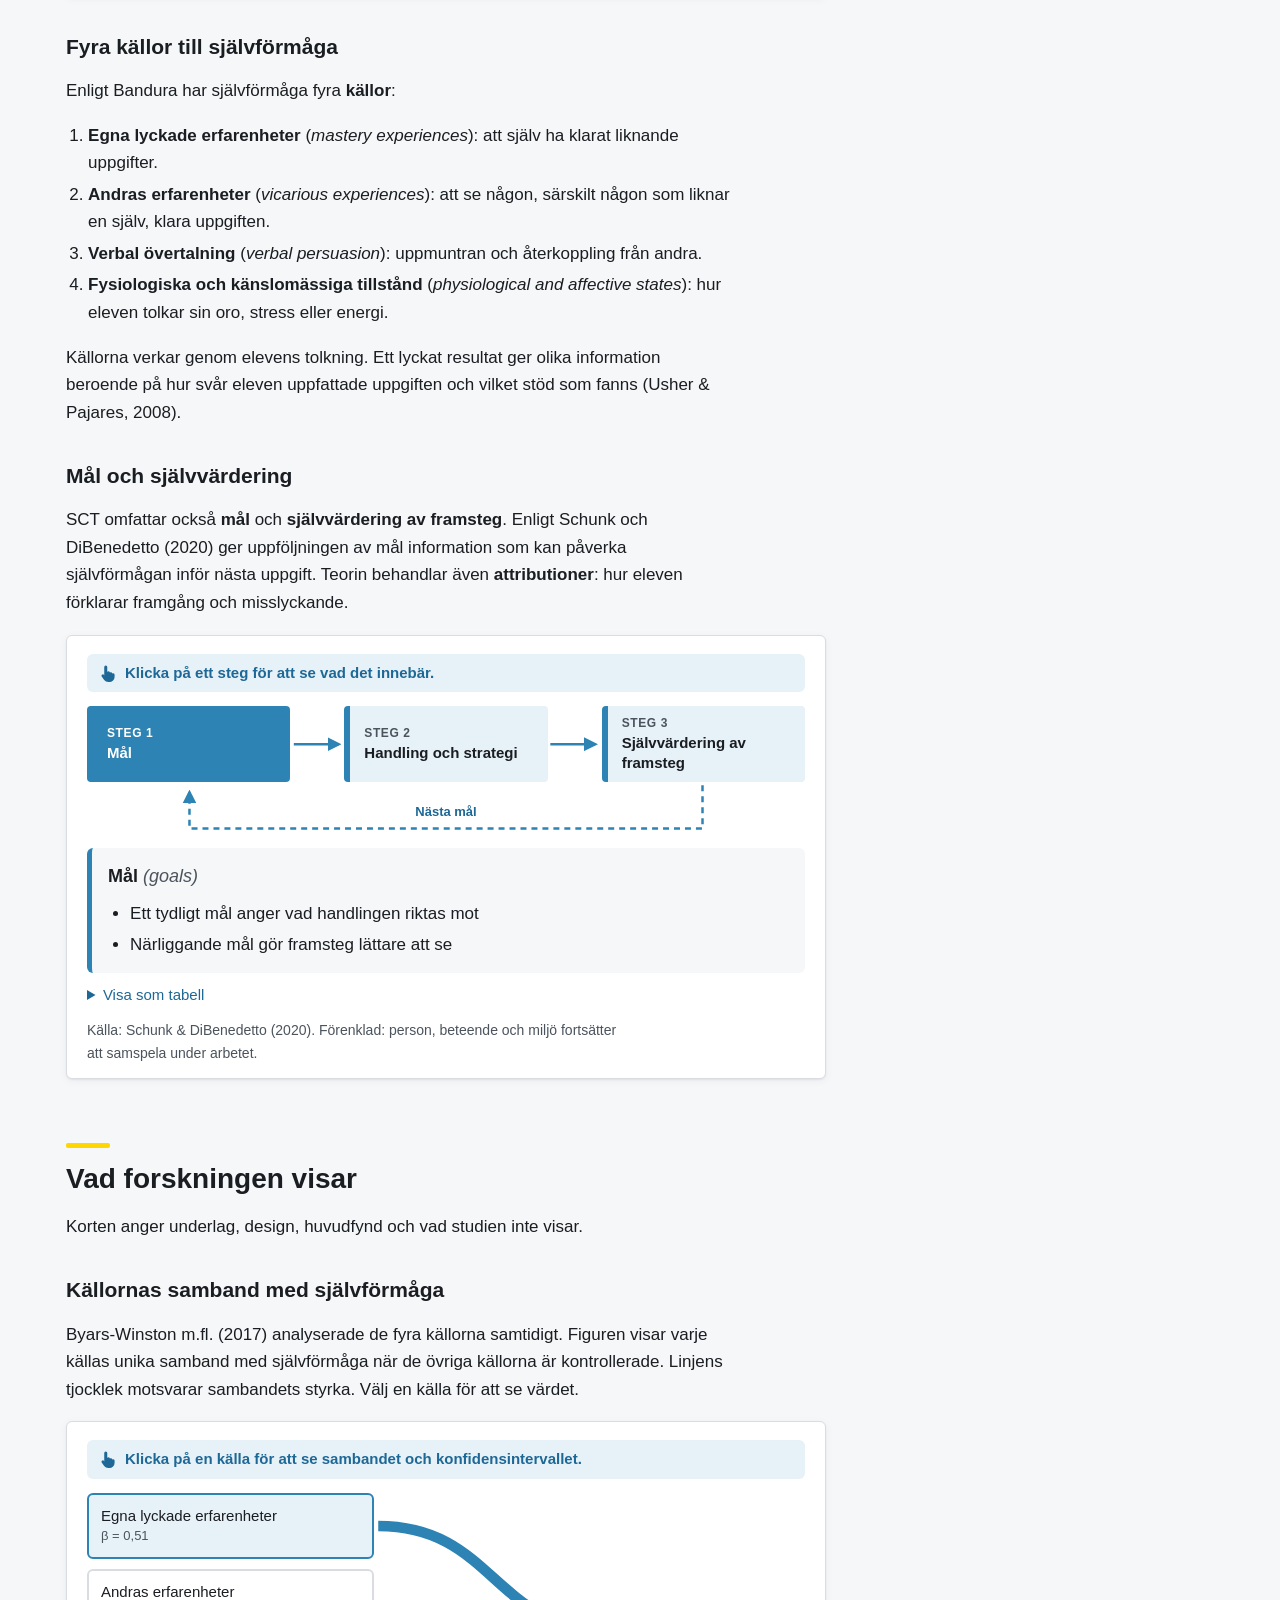
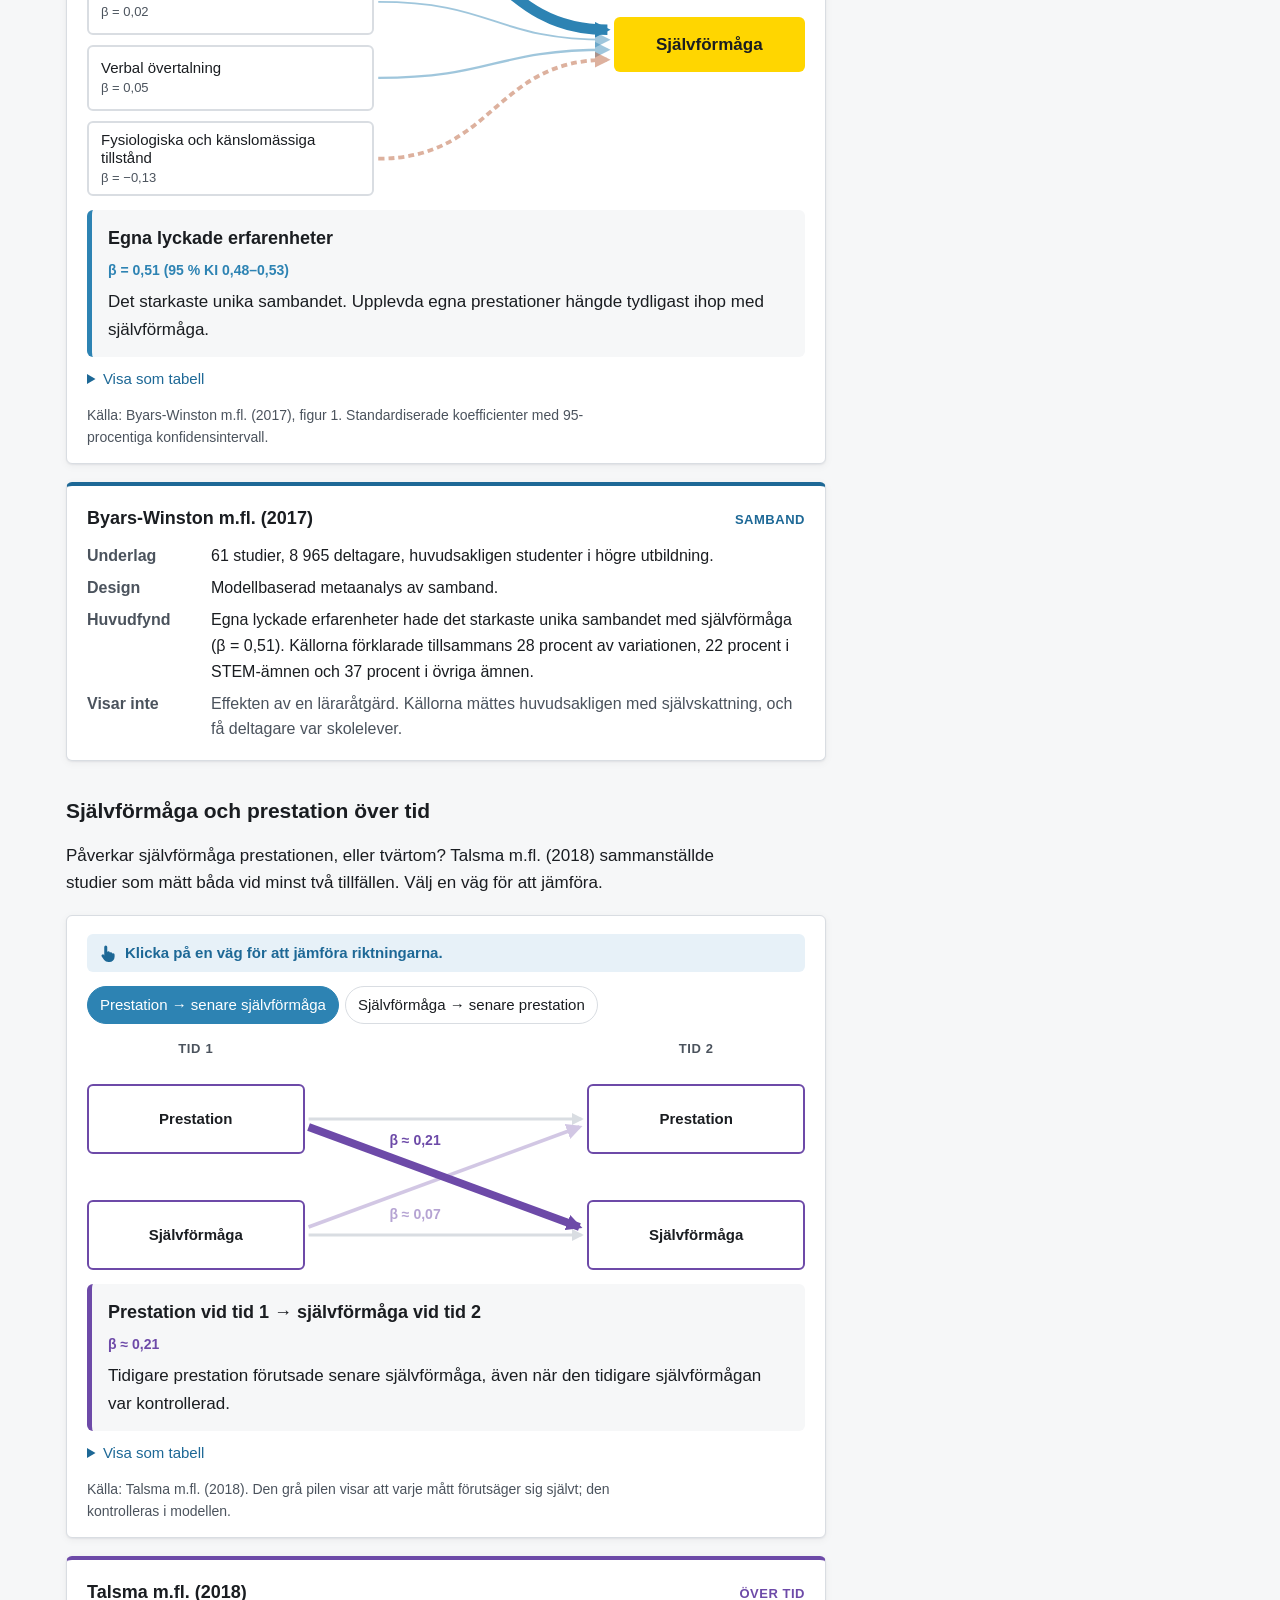
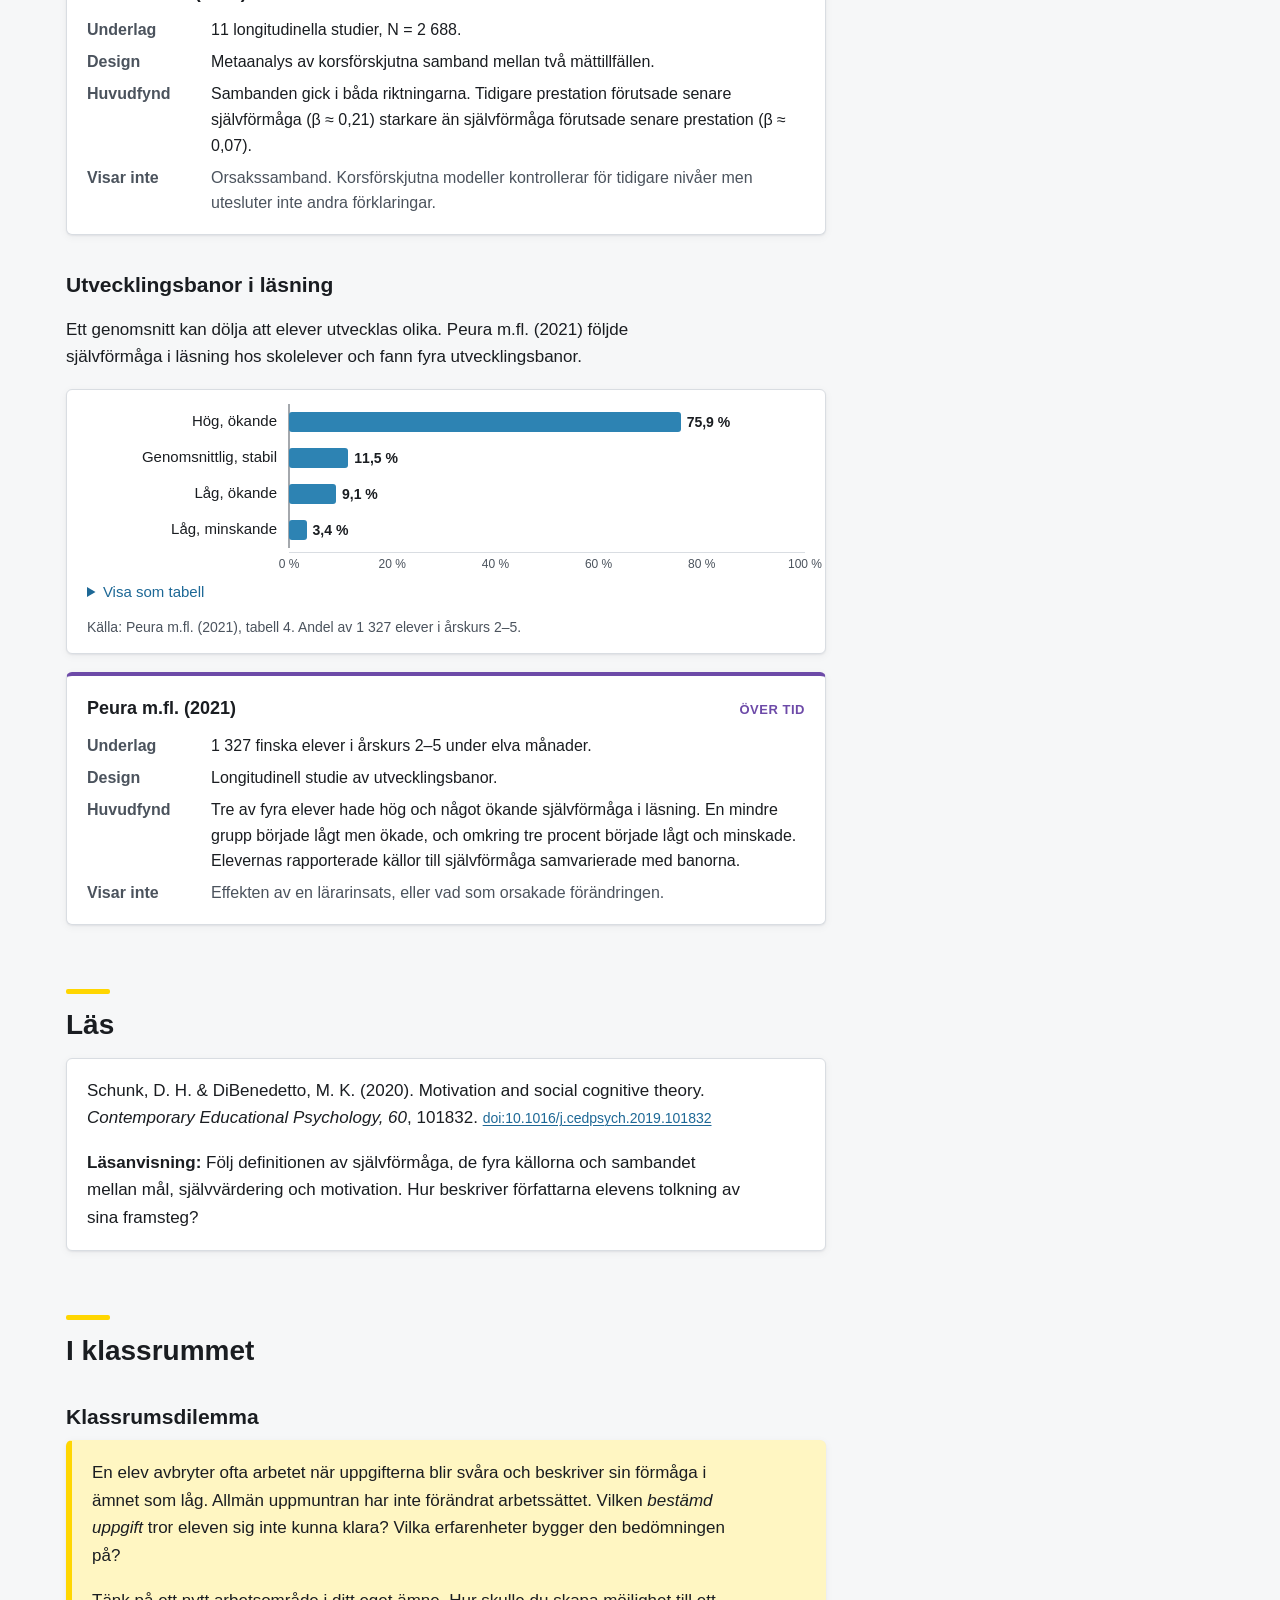
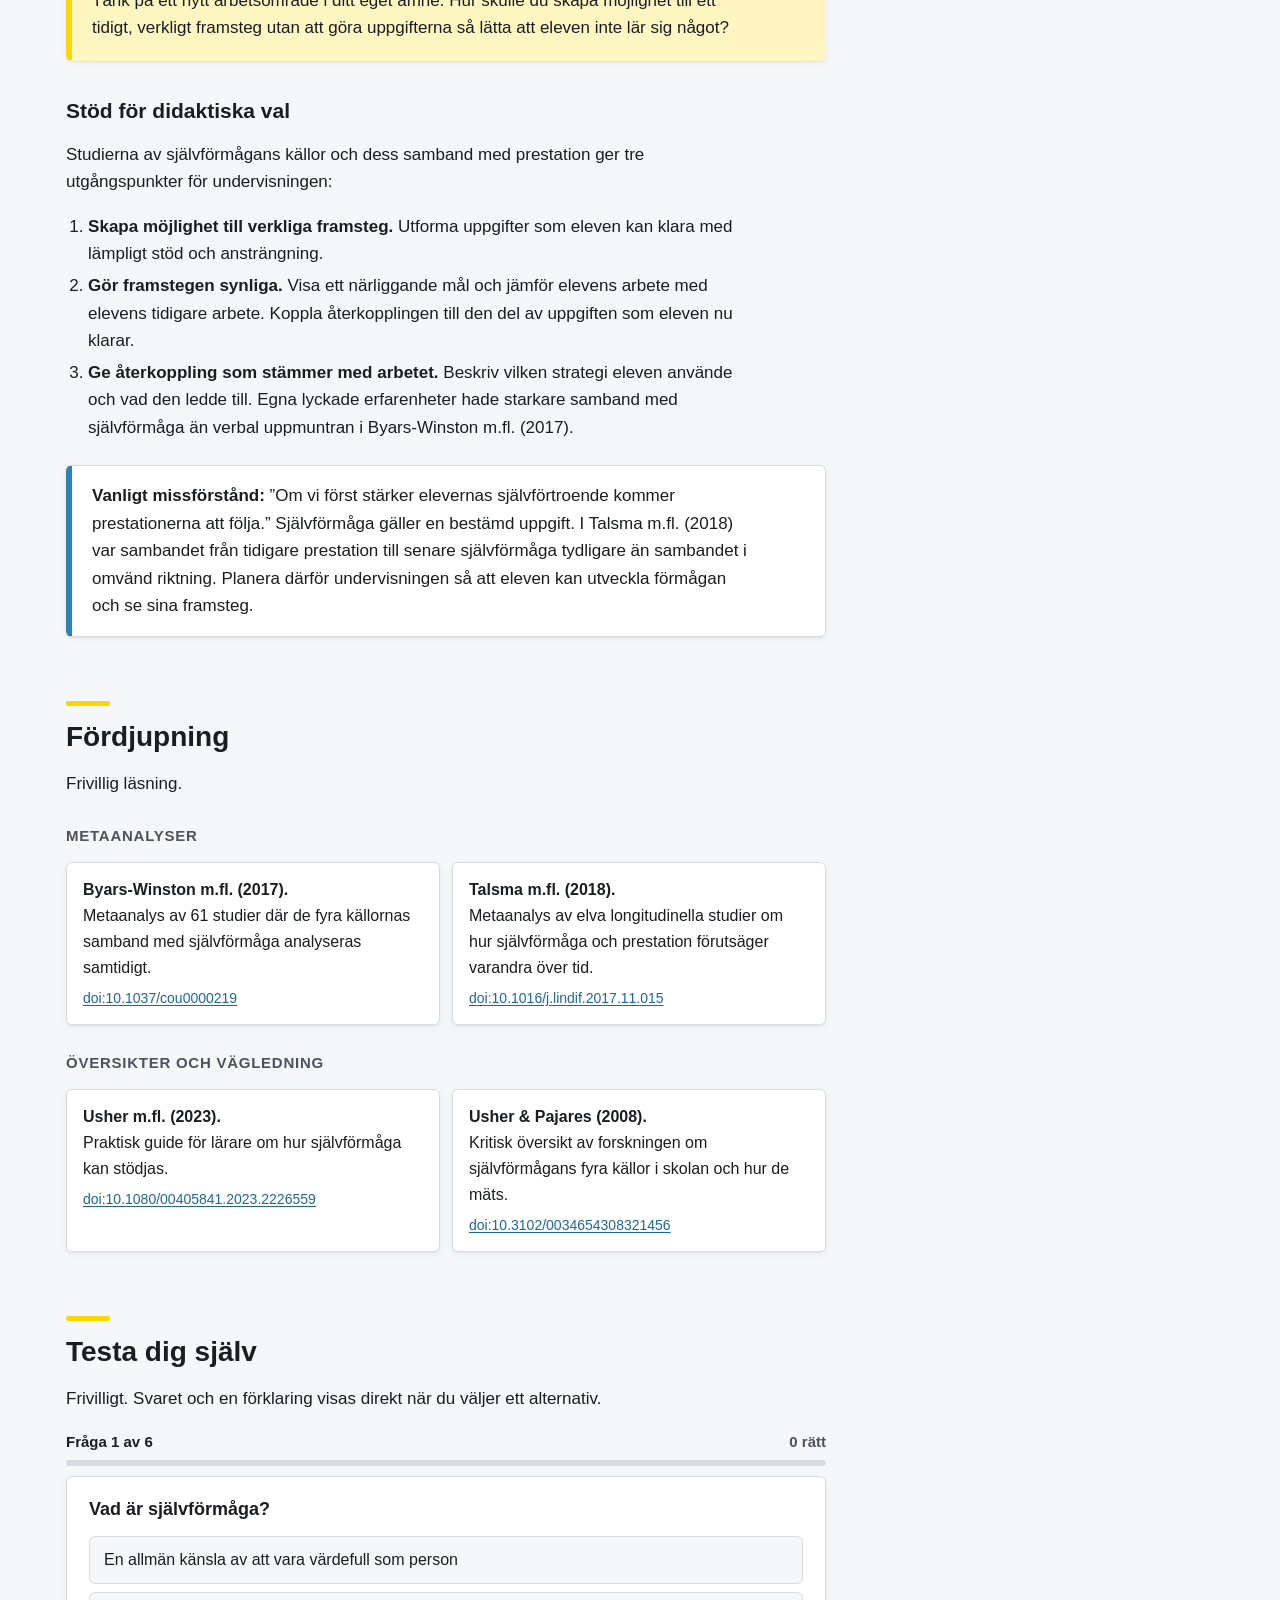
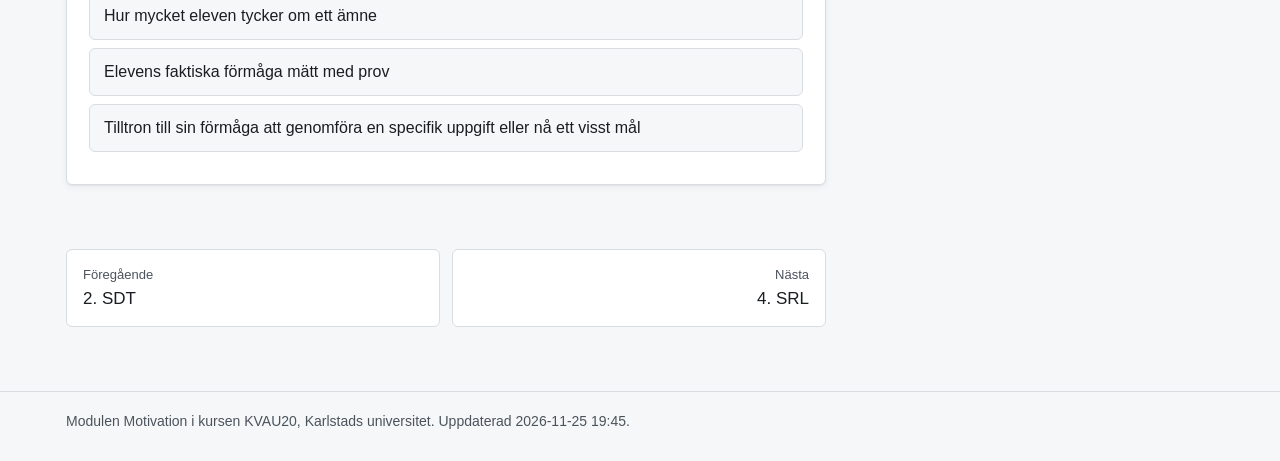
<file: sct.html>
<!doctype html>
<html lang="sv">
<head>
<meta charset="utf-8">
<meta name="viewport" content="width=device-width, initial-scale=1">
<meta name="robots" content="noindex, nofollow">
<meta name="color-scheme" content="only light">
<title>SCT: Självförmåga, samspel och mål – Motivation</title>
<link rel="stylesheet" href="assets/stil.css?v=acad4ff3">
</head>
<body>
<a class="sr" href="#innehall">Till innehållet</a>
<header class="topp"><div class="topp-inre"><a class="modul-lank" href="index.html">Motivation</a><nav class="delmeny" aria-label="Modulens delar"><ul><li><a href="inledning.html">1. Inledning</a></li><li><a href="sdt.html">2. SDT</a></li><li><a href="sct.html" aria-current="page">3. SCT</a></li><li><a href="srl.html">4. SRL</a></li><li><a href="growth-mindset.html">Growth Mindset</a></li><li><a href="avslutning.html">5. Avslutning</a></li></ul></nav></div></header>
<div class="band"><div class="band-inre">
<p class="etikett">Avsnitt 3</p>
<h1>Socialkognitiv teori (SCT)</h1>
<p class="under">Självförmåga, samspel och mål</p>
</div></div>
<div class="ram">
<main id="innehall">
<p class="ingress">Socialkognitiv teori frågar om eleven tror sig kunna klara en bestämd uppgift och varifrån den tilltron kommer. Avsnittet behandlar självförmåga, dess fyra källor och hur självförmåga och prestation hänger samman över tid.</p>
<div class="mal">
<p>Efter avsnittet ska du kunna:</p>
<ul>
<li>förklara begreppet självförmåga och redogöra för de fyra källorna till självförmåga,</li>
<li>redogöra för resultat om självförmåga och prestation, inklusive riktningen i sambandet, och</li>
<li>diskutera hur lärare kan stödja elevers självförmåga.</li>
</ul>
</div>
<h2 id="forelasning">Föreläsning</h2>
<figure class="film">
<div class="film-ram">
<iframe title="Föreläsning: socialkognitiv teori (SCT)" src="https://api.kaltura.nordu.net/p/300/sp/30000/embedIframeJs/uiconf_id/23449796/partner_id/300?iframeembed=true&amp;playerId=kaltura_player&amp;entry_id=0_54me7pjc" loading="lazy" allow="autoplay *; fullscreen *; encrypted-media *" allowfullscreen>
</iframe>
</div>
<figcaption class="film-info">
Längd 16 min 23 s · <a href="https://kauplay.kau.se/media/t/0_54me7pjc">Öppna i KAU Play</a>
</figcaption>
</figure>
<h2 id="teorin">Teorin</h2>
<h3 id="person-beteende-och-miljo">Person, beteende och miljö</h3>
<p>Socialkognitiv teori (SCT) utvecklades av Albert Bandura. Den beskriver människan som en aktör som påverkar sin omgivning och samtidigt påverkas av den. Personfaktorer, beteende och miljö påverkar varandra ömsesidigt. Välj en del i figuren för att se vad den omfattar.</p>
<div id="triangel" class="figur" data-typ="cykel" data-dubbel="ja" data-mitt="Ömsesidigt samspel" data-kalla="Bandura (2001); Schunk &amp; DiBenedetto (2020).">
<table>
<colgroup>
<col style="width: 33%" />
<col style="width: 33%" />
<col style="width: 33%" />
</colgroup>
<thead>
<tr>
<th>Del</th>
<th>Engelska</th>
<th>Innehåll</th>
</tr>
</thead>
<tbody>
<tr>
<td>Personfaktorer</td>
<td>personal factors</td>
<td>Föreställningar, till exempel självförmåga; mål; känslor</td>
</tr>
<tr>
<td>Beteende</td>
<td>behavior</td>
<td>Val av uppgift; ansträngning och uthållighet i arbetet; val av strategi</td>
</tr>
<tr>
<td>Miljö</td>
<td>environment</td>
<td>De sociala och materiella villkor som eleven möter; till exempel undervisning, återkoppling och kamrater</td>
</tr>
</tbody>
</table>
<p class="figur-kalla">
Källa: Bandura (2001); Schunk &amp; DiBenedetto (2020).
</p>
</div>
<p>Triangeln är en modell för ömsesidig påverkan. Den anger inte att de tre sambanden är lika starka och inte heller att varje pil är experimentellt prövad i klassrum.</p>
<h3 id="sjalvformaga">Självförmåga</h3>
<p>Avsnittet behandlar främst teorins centrala motivationsbegrepp, <strong>självförmåga</strong> (<em>self-efficacy</em>). Självförmåga är <strong>tilltron till att klara en bestämd uppgift</strong> (Bandura, 1997; Schunk &amp; DiBenedetto, 2020). Begreppet är uppgiftsspecifikt. Tilltron till att lösa ekvationer kan skilja sig från tilltron till att skriva en argumenterande text. Enligt teorin påverkar självförmåga val av uppgift, ansträngning och uthållighet.</p>
<p>Självförmåga skiljer sig från bredare självuppfattningar och från förväntningar om vad en handling leder till. Figuren visar de fyra begreppen samtidigt.</p>
<div id="begrepp" class="begreppsfigur">
<div class="bf-nivaer">
<div class="bf-niva bf-1">
<p><span class="bf-omfang">Bredast</span></p>
<p><strong>Självkänsla</strong></p>
<p>En generell värdering av den egna personen. Gäller inte en bestämd uppgift.</p>
<div class="bf-niva bf-2">
<p><span class="bf-omfang">Ett ämne</span></p>
<p><strong>Ämnessjälvbild</strong></p>
<p>En bredare uppfattning om den egna förmågan inom ett ämne.</p>
<div class="bf-niva bf-3">
<p><span class="bf-omfang">En bestämd uppgift</span></p>
<p><strong>Självförmåga</strong> (<em>self-efficacy</em>)</p>
<p>Tilltron till att klara en bestämd uppgift under givna villkor.</p>
<p><span class="bf-fraga">Kan jag utföra handlingen?</span></p>
</div>
</div>
</div>
</div>
<div class="bf-sida">
<p><span class="bf-koppling">Samma uppgift, en annan fråga</span></p>
<div class="bf-niva bf-utfall">
<p><span class="bf-omfang">En bestämd handling</span></p>
<p><strong>Utfallsförväntan</strong> (<em>outcome expectation</em>)</p>
<p>Förväntan om vad som följer av handlingen. En elev kan tro sig klara uppgiften men tvivla på att resultatet leder till det önskade utfallet, och tvärtom.</p>
<p><span class="bf-fraga">Vad leder handlingen till?</span></p>
</div>
</div>
<p class="figur-kalla">
Källa: Schunk &amp; DiBenedetto (2020); Zimmerman (2000). De tre självuppfattningarna ordnas från generell till uppgiftsspecifik.
</p>
</div>
<h3 id="fyra-kallor-till-sjalvformaga">Fyra källor till självförmåga</h3>
<p>Enligt Bandura har självförmåga fyra <strong>källor</strong>:</p>
<ol type="1">
<li><strong>Egna lyckade erfarenheter</strong> (<em>mastery experiences</em>): att själv ha klarat liknande uppgifter.</li>
<li><strong>Andras erfarenheter</strong> (<em>vicarious experiences</em>): att se någon, särskilt någon som liknar en själv, klara uppgiften.</li>
<li><strong>Verbal övertalning</strong> (<em>verbal persuasion</em>): uppmuntran och återkoppling från andra.</li>
<li><strong>Fysiologiska och känslomässiga tillstånd</strong> (<em>physiological and affective states</em>): hur eleven tolkar sin oro, stress eller energi.</li>
</ol>
<p>Källorna verkar genom elevens tolkning. Ett lyckat resultat ger olika information beroende på hur svår eleven uppfattade uppgiften och vilket stöd som fanns (Usher &amp; Pajares, 2008).</p>
<h3 id="mal-och-sjalvvardering">Mål och självvärdering</h3>
<p>SCT omfattar också <strong>mål</strong> och <strong>självvärdering av framsteg</strong>. Enligt Schunk och DiBenedetto (2020) ger uppföljningen av mål information som kan påverka självförmågan inför nästa uppgift. Teorin behandlar även <strong>attributioner</strong>: hur eleven förklarar framgång och misslyckande.</p>
<div id="malcykel" class="figur" data-typ="flode" data-retur="Nästa mål" data-kalla="Schunk &amp; DiBenedetto (2020). Förenklad: person, beteende och miljö fortsätter att samspela under arbetet.">
<table>
<colgroup>
<col style="width: 33%" />
<col style="width: 33%" />
<col style="width: 33%" />
</colgroup>
<thead>
<tr>
<th>Steg</th>
<th>Engelska</th>
<th>Innehåll</th>
</tr>
</thead>
<tbody>
<tr>
<td>Mål</td>
<td>goals</td>
<td>Ett tydligt mål anger vad handlingen riktas mot; närliggande mål gör framsteg lättare att se</td>
</tr>
<tr>
<td>Handling och strategi</td>
<td>action and strategy</td>
<td>Eleven arbetar mot målet och väljer strategier</td>
</tr>
<tr>
<td>Självvärdering av framsteg</td>
<td>self-evaluation of progress</td>
<td>Eleven bedömer framstegen i förhållande till målet; bedömningen kan påverka självförmågan och valet av nästa mål</td>
</tr>
</tbody>
</table>
<p class="figur-kalla">
Källa: Schunk &amp; DiBenedetto (2020). Förenklad: person, beteende och miljö fortsätter att samspela under arbetet.
</p>
</div>
<h2 id="vad-forskningen-visar">Vad forskningen visar</h2>
<p>Korten anger underlag, design, huvudfynd och vad studien inte visar.</p>
<h3 id="kallornas-samband-med-sjalvformaga">Källornas samband med självförmåga</h3>
<p>Byars-Winston m.fl. (2017) analyserade de fyra källorna samtidigt. Figuren visar varje källas unika samband med självförmåga när de övriga källorna är kontrollerade. Linjens tjocklek motsvarar sambandets styrka. Välj en källa för att se värdet.</p>
<div id="byars" class="figur" data-typ="vag" data-mal="Självförmåga" data-kalla="Byars-Winston m.fl. (2017), figur 1. Standardiserade koefficienter med 95-procentiga konfidensintervall.">
<table>
<colgroup>
<col style="width: 25%" />
<col style="width: 25%" />
<col style="width: 25%" />
<col style="width: 25%" />
</colgroup>
<thead>
<tr>
<th>Källa</th>
<th>β</th>
<th>KI</th>
<th>Förklaring</th>
</tr>
</thead>
<tbody>
<tr>
<td>Egna lyckade erfarenheter</td>
<td>0,51</td>
<td>0,48–0,53</td>
<td>Det starkaste unika sambandet. Upplevda egna prestationer hängde tydligast ihop med självförmåga.</td>
</tr>
<tr>
<td>Andras erfarenheter</td>
<td>0,02</td>
<td>0,00–0,04</td>
<td>Nära noll när de övriga källorna var kontrollerade.</td>
</tr>
<tr>
<td>Verbal övertalning</td>
<td>0,05</td>
<td>0,03–0,07</td>
<td>Mycket litet unikt samband.</td>
</tr>
<tr>
<td>Fysiologiska och känslomässiga tillstånd</td>
<td>−0,13</td>
<td>−0,15 – −0,11</td>
<td>Svagt negativt samband: mer rapporterad oro och stress hängde ihop med lägre självförmåga.</td>
</tr>
</tbody>
</table>
<p class="figur-kalla">
Källa: Byars-Winston m.fl. (2017), figur 1. Standardiserade koefficienter med 95-procentiga konfidensintervall.
</p>
</div>
<div class="kort" data-design="Samband">
<div class="kort-topp">
<h4>
Byars-Winston m.fl. (2017)
</h4>
<span class="design">Samband</span>
</div>
<dl>
<dt>Underlag</dt>
<dd>
61 studier, 8 965 deltagare, huvudsakligen studenter i högre utbildning.
</dd>
<dt>Design</dt>
<dd>
Modellbaserad metaanalys av samband.
</dd>
<dt>Huvudfynd</dt>
<dd>
Egna lyckade erfarenheter hade det starkaste unika sambandet med självförmåga (β = 0,51). Källorna förklarade tillsammans 28 procent av variationen, 22 procent i STEM-ämnen och 37 procent i övriga ämnen.
</dd>
<dt>Visar inte</dt>
<dd>
Effekten av en läraråtgärd. Källorna mättes huvudsakligen med självskattning, och få deltagare var skolelever.
</dd>
</dl>
</div>
<h3 id="sjalvformaga-och-prestation-over-tid">Självförmåga och prestation över tid</h3>
<p>Påverkar självförmåga prestationen, eller tvärtom? Talsma m.fl. (2018) sammanställde studier som mätt båda vid minst två tillfällen. Välj en väg för att jämföra.</p>
<div id="talsma" class="figur" data-typ="kors" data-kalla="Talsma m.fl. (2018). Den grå pilen visar att varje mått förutsäger sig självt; den kontrolleras i modellen.">
<table>
<colgroup>
<col style="width: 33%" />
<col style="width: 33%" />
<col style="width: 33%" />
</colgroup>
<thead>
<tr>
<th>Väg</th>
<th>β</th>
<th>Förklaring</th>
</tr>
</thead>
<tbody>
<tr>
<td>Prestation → Självförmåga</td>
<td>0,21</td>
<td>Tidigare prestation förutsade senare självförmåga, även när den tidigare självförmågan var kontrollerad.</td>
</tr>
<tr>
<td>Självförmåga → Prestation</td>
<td>0,07</td>
<td>Vägen i motsatt riktning var positiv men tydligt svagare. I delanalysen av barn var den inte statistiskt säker, men den byggde på endast två studier.</td>
</tr>
</tbody>
</table>
<p class="figur-kalla">
Källa: Talsma m.fl. (2018). Den grå pilen visar att varje mått förutsäger sig självt; den kontrolleras i modellen.
</p>
</div>
<div class="kort" data-design="Över tid">
<div class="kort-topp">
<h4>
Talsma m.fl. (2018)
</h4>
<span class="design">Över tid</span>
</div>
<dl>
<dt>Underlag</dt>
<dd>
11 longitudinella studier, N = 2 688.
</dd>
<dt>Design</dt>
<dd>
Metaanalys av korsförskjutna samband mellan två mättillfällen.
</dd>
<dt>Huvudfynd</dt>
<dd>
Sambanden gick i båda riktningarna. Tidigare prestation förutsade senare självförmåga (β ≈ 0,21) starkare än självförmåga förutsade senare prestation (β ≈ 0,07).
</dd>
<dt>Visar inte</dt>
<dd>
Orsakssamband. Korsförskjutna modeller kontrollerar för tidigare nivåer men utesluter inte andra förklaringar.
</dd>
</dl>
</div>
<h3 id="utvecklingsbanor-i-lasning">Utvecklingsbanor i läsning</h3>
<p>Ett genomsnitt kan dölja att elever utvecklas olika. Peura m.fl. (2021) följde självförmåga i läsning hos skolelever och fann fyra utvecklingsbanor.</p>
<div id="peura" class="figur" data-typ="staplar" data-steg="20" data-dec="1" data-enhet="%" data-kalla="Peura m.fl. (2021), tabell 4. Andel av 1 327 elever i årskurs 2–5.">
<table>
<thead>
<tr>
<th>Utvecklingsbana</th>
<th>Andel elever</th>
</tr>
</thead>
<tbody>
<tr>
<td>Hög, ökande</td>
<td>75,9</td>
</tr>
<tr>
<td>Genomsnittlig, stabil</td>
<td>11,5</td>
</tr>
<tr>
<td>Låg, ökande</td>
<td>9,1</td>
</tr>
<tr>
<td>Låg, minskande</td>
<td>3,4</td>
</tr>
</tbody>
</table>
<p class="figur-kalla">
Källa: Peura m.fl. (2021), tabell 4. Andel av 1 327 elever i årskurs 2–5.
</p>
</div>
<div class="kort" data-design="Över tid">
<div class="kort-topp">
<h4>
Peura m.fl. (2021)
</h4>
<span class="design">Över tid</span>
</div>
<dl>
<dt>Underlag</dt>
<dd>
1 327 finska elever i årskurs 2–5 under elva månader.
</dd>
<dt>Design</dt>
<dd>
Longitudinell studie av utvecklingsbanor.
</dd>
<dt>Huvudfynd</dt>
<dd>
Tre av fyra elever hade hög och något ökande självförmåga i läsning. En mindre grupp började lågt men ökade, och omkring tre procent började lågt och minskade. Elevernas rapporterade källor till självförmåga samvarierade med banorna.
</dd>
<dt>Visar inte</dt>
<dd>
Effekten av en lärarinsats, eller vad som orsakade förändringen.
</dd>
</dl>
</div>
<h2 id="las">Läs</h2>
<div class="las">
<p>Schunk, D. H. &amp; DiBenedetto, M. K. (2020). Motivation and social cognitive theory. <em>Contemporary Educational Psychology, 60</em>, 101832. <a class="doi" href="https://doi.org/10.1016/j.cedpsych.2019.101832">doi:10.1016/j.cedpsych.2019.101832</a></p>
<p><strong>Läsanvisning:</strong> Följ definitionen av självförmåga, de fyra källorna och sambandet mellan mål, självvärdering och motivation. Hur beskriver författarna elevens tolkning av sina framsteg?</p>
</div>
<h2 id="i-klassrummet">I klassrummet</h2>
<h3 id="klassrumsdilemma">Klassrumsdilemma</h3>
<div class="dilemma">
<p>En elev avbryter ofta arbetet när uppgifterna blir svåra och beskriver sin förmåga i ämnet som låg. Allmän uppmuntran har inte förändrat arbetssättet. Vilken <em>bestämd uppgift</em> tror eleven sig inte kunna klara? Vilka erfarenheter bygger den bedömningen på?</p>
<p>Tänk på ett nytt arbetsområde i ditt eget ämne. Hur skulle du skapa möjlighet till ett tidigt, verkligt framsteg utan att göra uppgifterna så lätta att eleven inte lär sig något?</p>
</div>
<h3 id="stod-for-didaktiska-val">Stöd för didaktiska val</h3>
<p>Studierna av självförmågans källor och dess samband med prestation ger tre utgångspunkter för undervisningen:</p>
<ol type="1">
<li><strong>Skapa möjlighet till verkliga framsteg.</strong> Utforma uppgifter som eleven kan klara med lämpligt stöd och ansträngning.</li>
<li><strong>Gör framstegen synliga.</strong> Visa ett närliggande mål och jämför elevens arbete med elevens tidigare arbete. Koppla återkopplingen till den del av uppgiften som eleven nu klarar.</li>
<li><strong>Ge återkoppling som stämmer med arbetet.</strong> Beskriv vilken strategi eleven använde och vad den ledde till. Egna lyckade erfarenheter hade starkare samband med självförmåga än verbal uppmuntran i Byars-Winston m.fl. (2017).</li>
</ol>
<div class="missforstand">
<p><strong>Vanligt missförstånd:</strong> ”Om vi först stärker elevernas självförtroende kommer prestationerna att följa.” Självförmåga gäller en bestämd uppgift. I Talsma m.fl. (2018) var sambandet från tidigare prestation till senare självförmåga tydligare än sambandet i omvänd riktning. Planera därför undervisningen så att eleven kan utveckla förmågan och se sina framsteg.</p>
</div>
<h2 id="fordjupning">Fördjupning</h2>
<p>Frivillig läsning.</p>
<div class="fordjupning">
<h3 id="metaanalyser">Metaanalyser</h3>
<ul>
<li><strong>Byars-Winston m.fl. (2017).</strong> Metaanalys av 61 studier där de fyra källornas samband med självförmåga analyseras samtidigt. <a class="doi" href="https://doi.org/10.1037/cou0000219">doi:10.1037/cou0000219</a></li>
<li><strong>Talsma m.fl. (2018).</strong> Metaanalys av elva longitudinella studier om hur självförmåga och prestation förutsäger varandra över tid. <a class="doi" href="https://doi.org/10.1016/j.lindif.2017.11.015">doi:10.1016/j.lindif.2017.11.015</a></li>
</ul>
<h3 id="oversikter-och-vagledning">Översikter och vägledning</h3>
<ul>
<li><strong>Usher m.fl. (2023).</strong> Praktisk guide för lärare om hur självförmåga kan stödjas. <a class="doi" href="https://doi.org/10.1080/00405841.2023.2226559">doi:10.1080/00405841.2023.2226559</a></li>
<li><strong>Usher &amp; Pajares (2008).</strong> Kritisk översikt av forskningen om självförmågans fyra källor i skolan och hur de mäts. <a class="doi" href="https://doi.org/10.3102/0034654308321456">doi:10.3102/0034654308321456</a></li>
</ul>
</div>
<h2 id="testa-dig-sjalv">Testa dig själv</h2>
<p>Frivilligt. Svaret och en förklaring visas direkt när du väljer ett alternativ.</p>
<div class="quiz" data-quiz="sct">
<script type="application/json">[{"text": "Vad är självförmåga?", "correct": "Tilltron till sin förmåga att genomföra en specifik uppgift eller nå ett visst mål", "options": ["Tilltron till sin förmåga att genomföra en specifik uppgift eller nå ett visst mål", "En allmän känsla av att vara värdefull som person", "Hur mycket eleven tycker om ett ämne", "Elevens faktiska förmåga mätt med prov"]}, {"text": "Vilken källa till självförmåga hade starkast unikt samband med självförmåga när de fyra källorna analyserades samtidigt i Byars-Winston m.fl. (2017)?", "correct": "Egna lyckade erfarenheter", "options": ["Egna lyckade erfarenheter", "Andras erfarenheter", "Verbal övertalning", "Fysiologiska och känslomässiga tillstånd"]}, {"text": "Vad visar de sammanställda longitudinella studierna om självförmåga och prestation?", "correct": "Tidigare prestation förutsäger senare självförmåga tydligare än omvänt, men studierna fastställer inte orsak", "options": ["Tidigare prestation förutsäger senare självförmåga tydligare än omvänt, men studierna fastställer inte orsak", "Självförmåga orsakar prestation, men inte tvärtom", "Det finns inget samband när man följer elever över tid", "Båda riktningarna är alltid lika starka i alla åldrar"], "explanation": "Longitudinella modeller prövar tidsordning. De kan inte utesluta alla andra förklaringar till sambanden."}, {"text": "En elev har misslyckats på ett prov. Vilken förklaring ger, enligt SCT, eleven mest handlingsutrymme?", "correct": "Jag använde fel strategi när jag förberedde mig", "options": ["Jag använde fel strategi när jag förberedde mig", "Jag är helt enkelt inte begåvad i det här ämnet", "Provet var orättvist", "Jag hade otur med frågorna"]}, {"text": "Vilken lärarhandling ligger närmast resultaten om självförmågans källor?", "correct": "Att ge uppgifter som eleven kan klara med ansträngning och göra framstegen synliga", "options": ["Att ge uppgifter som eleven kan klara med ansträngning och göra framstegen synliga", "Att ofta säga till eleven att hon är duktig, oavsett resultat", "Att ge mycket lätta uppgifter så att eleven aldrig misslyckas", "Att jämföra eleven med de bästa i klassen"]}, {"text": "Vad är ett vanligt missförstånd om självförmåga enligt modulen?", "correct": "Att man först måste höja elevernas självförtroende, så kommer prestationerna", "options": ["Att man först måste höja elevernas självförtroende, så kommer prestationerna", "Att självförmåga är uppgiftsspecifik", "Att lyckade erfarenheter stärker tilltron", "Att återkoppling bör vara specifik"]}]</script>
</div>

<nav class="blad" aria-label="Bläddra"><a class="foreg" href="sdt.html"><small>Föregående</small>2. SDT</a><a class="nasta" href="srl.html"><small>Nästa</small>4. SRL</a></nav>
</main>
<aside class="inneh"><div class="inneh-ruta"><details class="inneh-mobil" open><summary>På sidan</summary><h2 class="inneh-rubrik">På sidan</h2><ol><li><a href="#forelasning">Föreläsning</a></li><li><a href="#teorin">Teorin</a></li><li><a href="#vad-forskningen-visar">Vad forskningen visar</a></li><li><a href="#las">Läs</a></li><li><a href="#i-klassrummet">I klassrummet</a></li><li><a href="#fordjupning">Fördjupning</a></li><li><a href="#testa-dig-sjalv">Testa dig själv</a></li></ol></details></div></aside>
</div>
<footer class="fot"><div>Modulen Motivation i kursen KVAU20, Karlstads universitet. <span class="fot-tid">Uppdaterad 2026-11-25 19:45.</span></div></footer>
<script src="assets/sida.js?v=579637fa" defer></script>
</body>
</html>
</file>
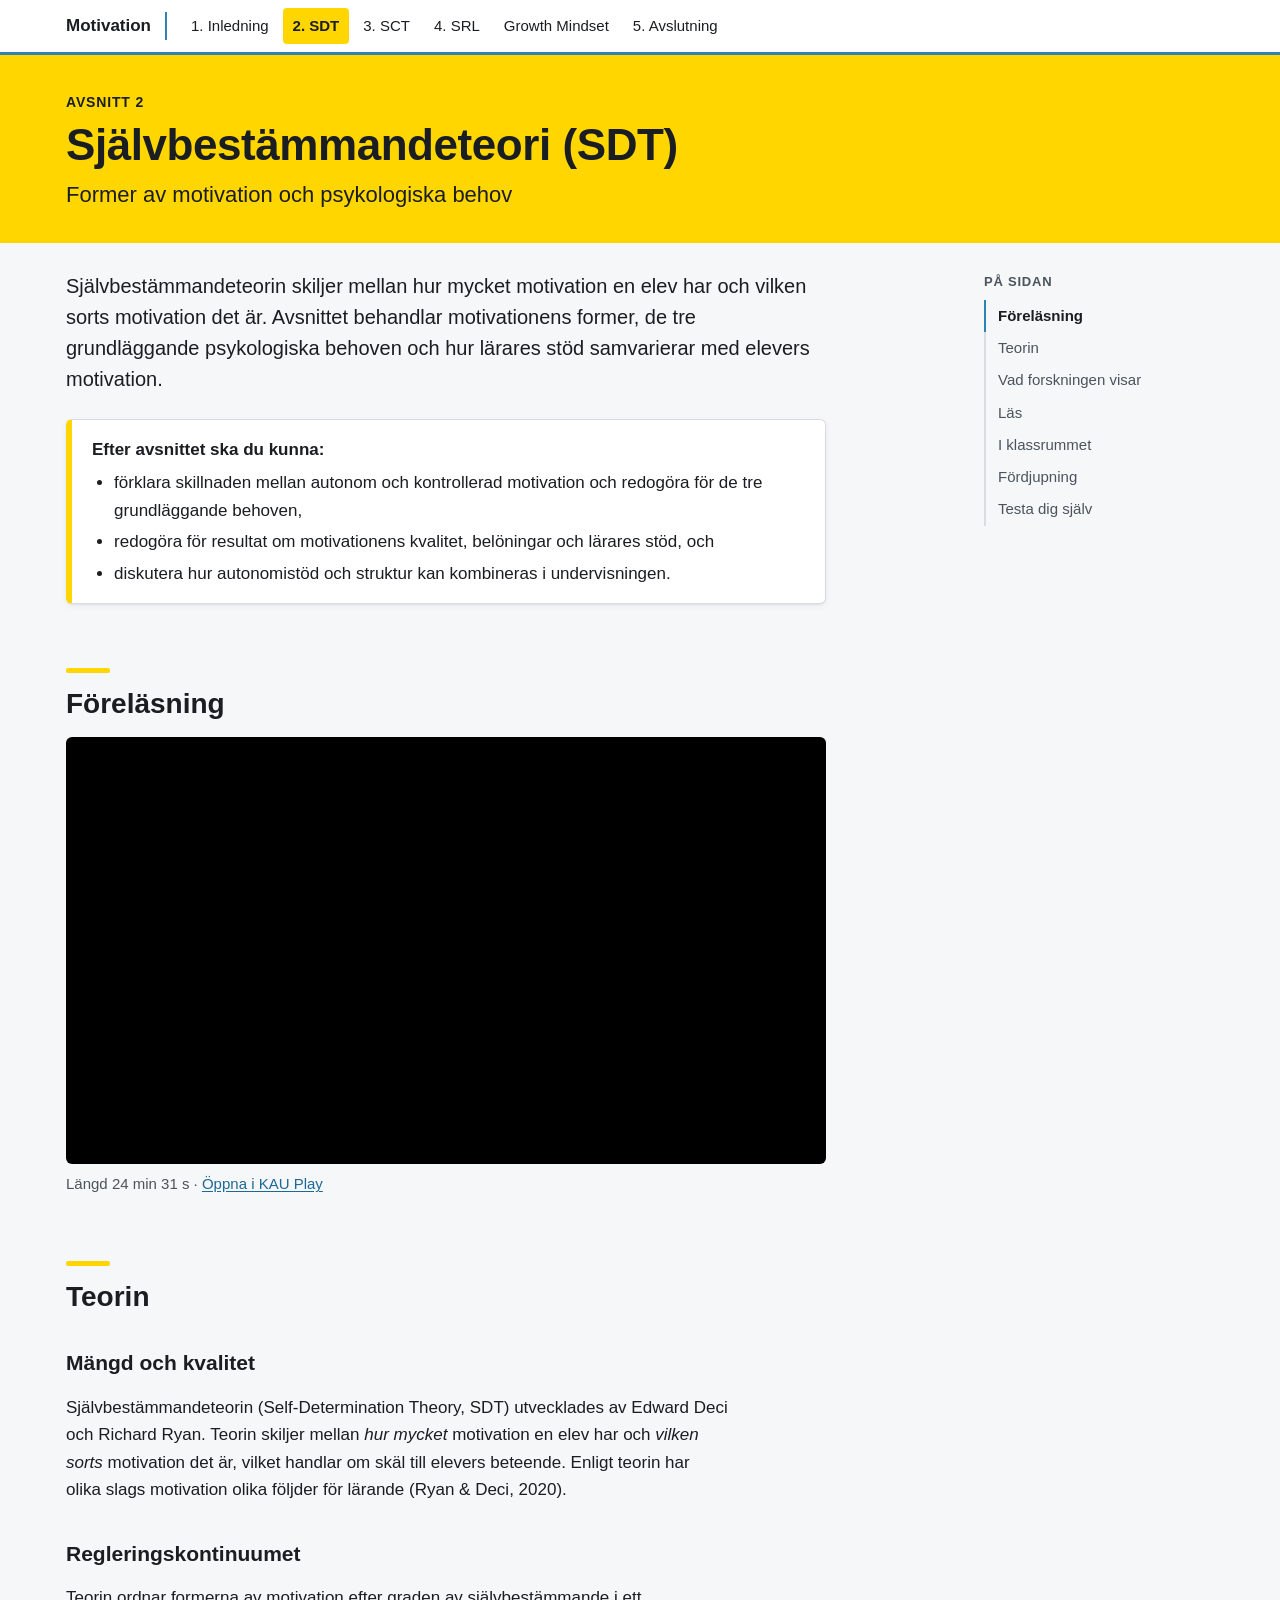
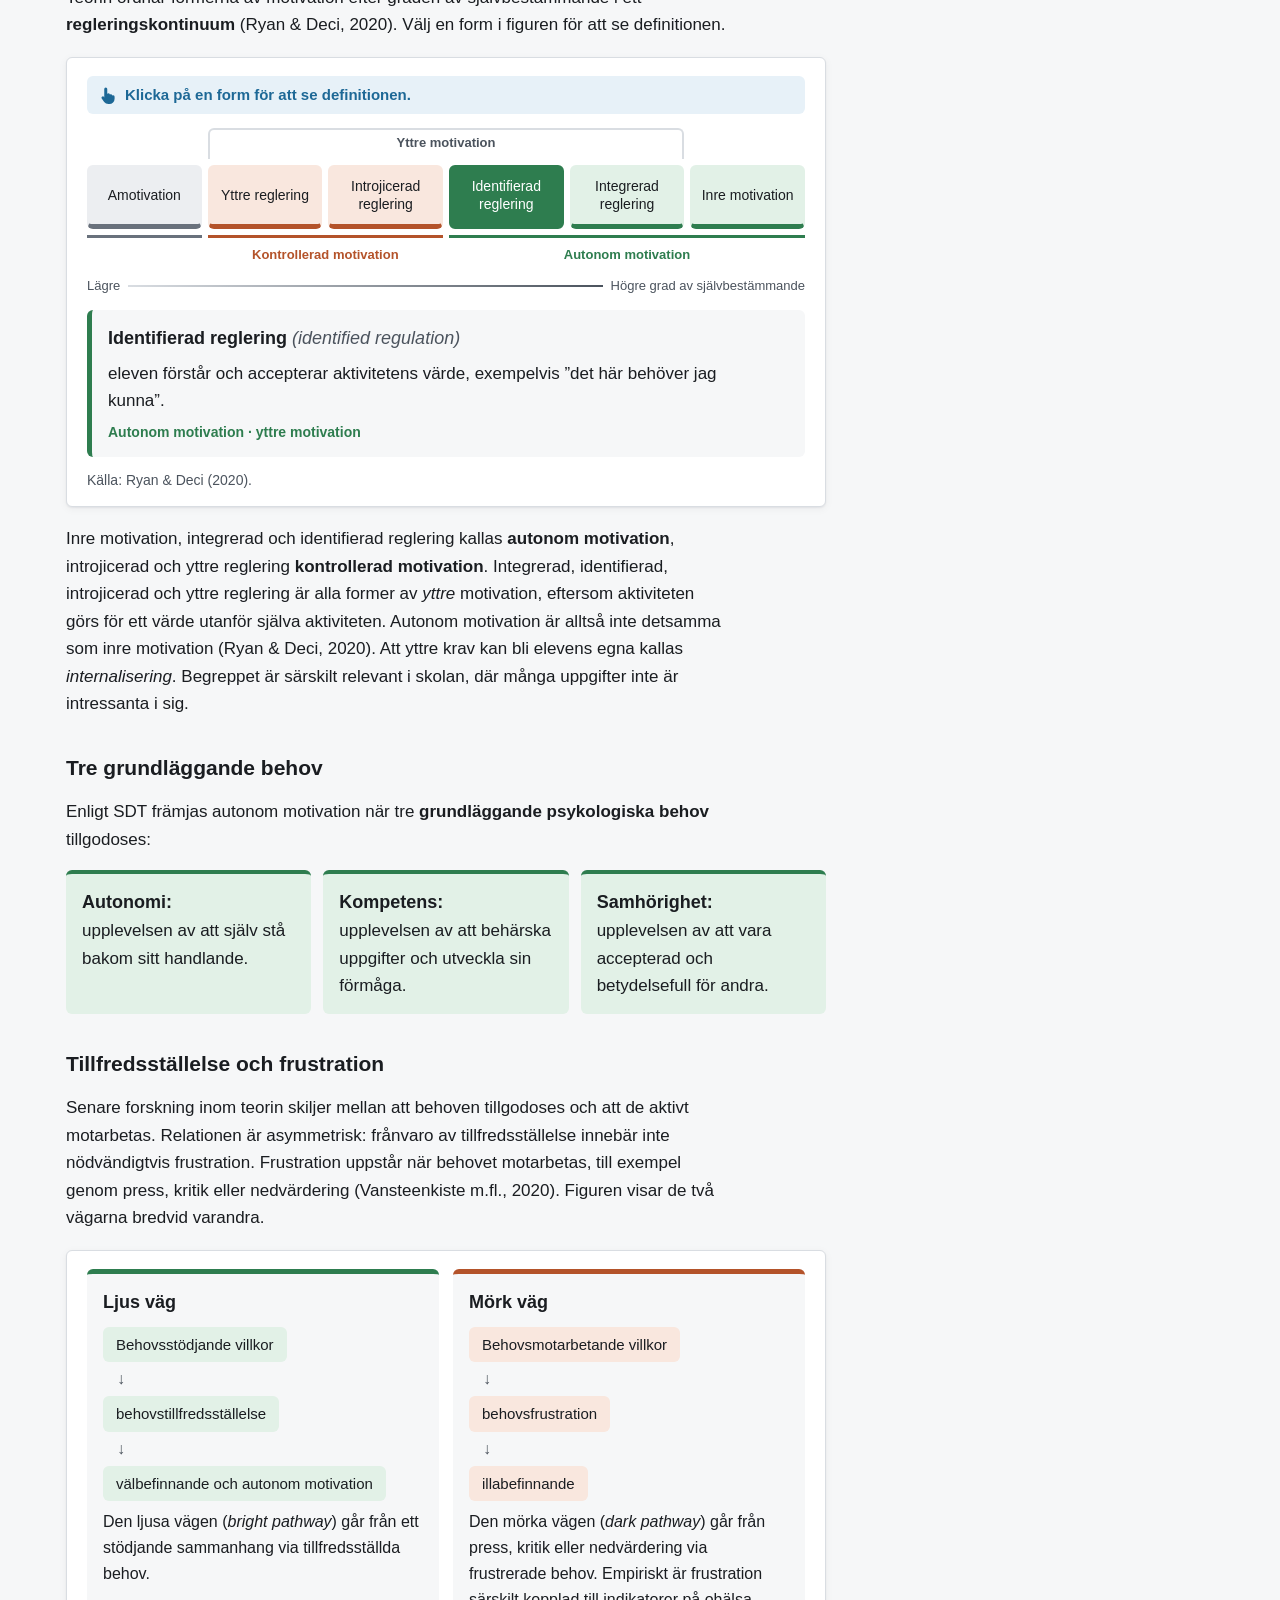
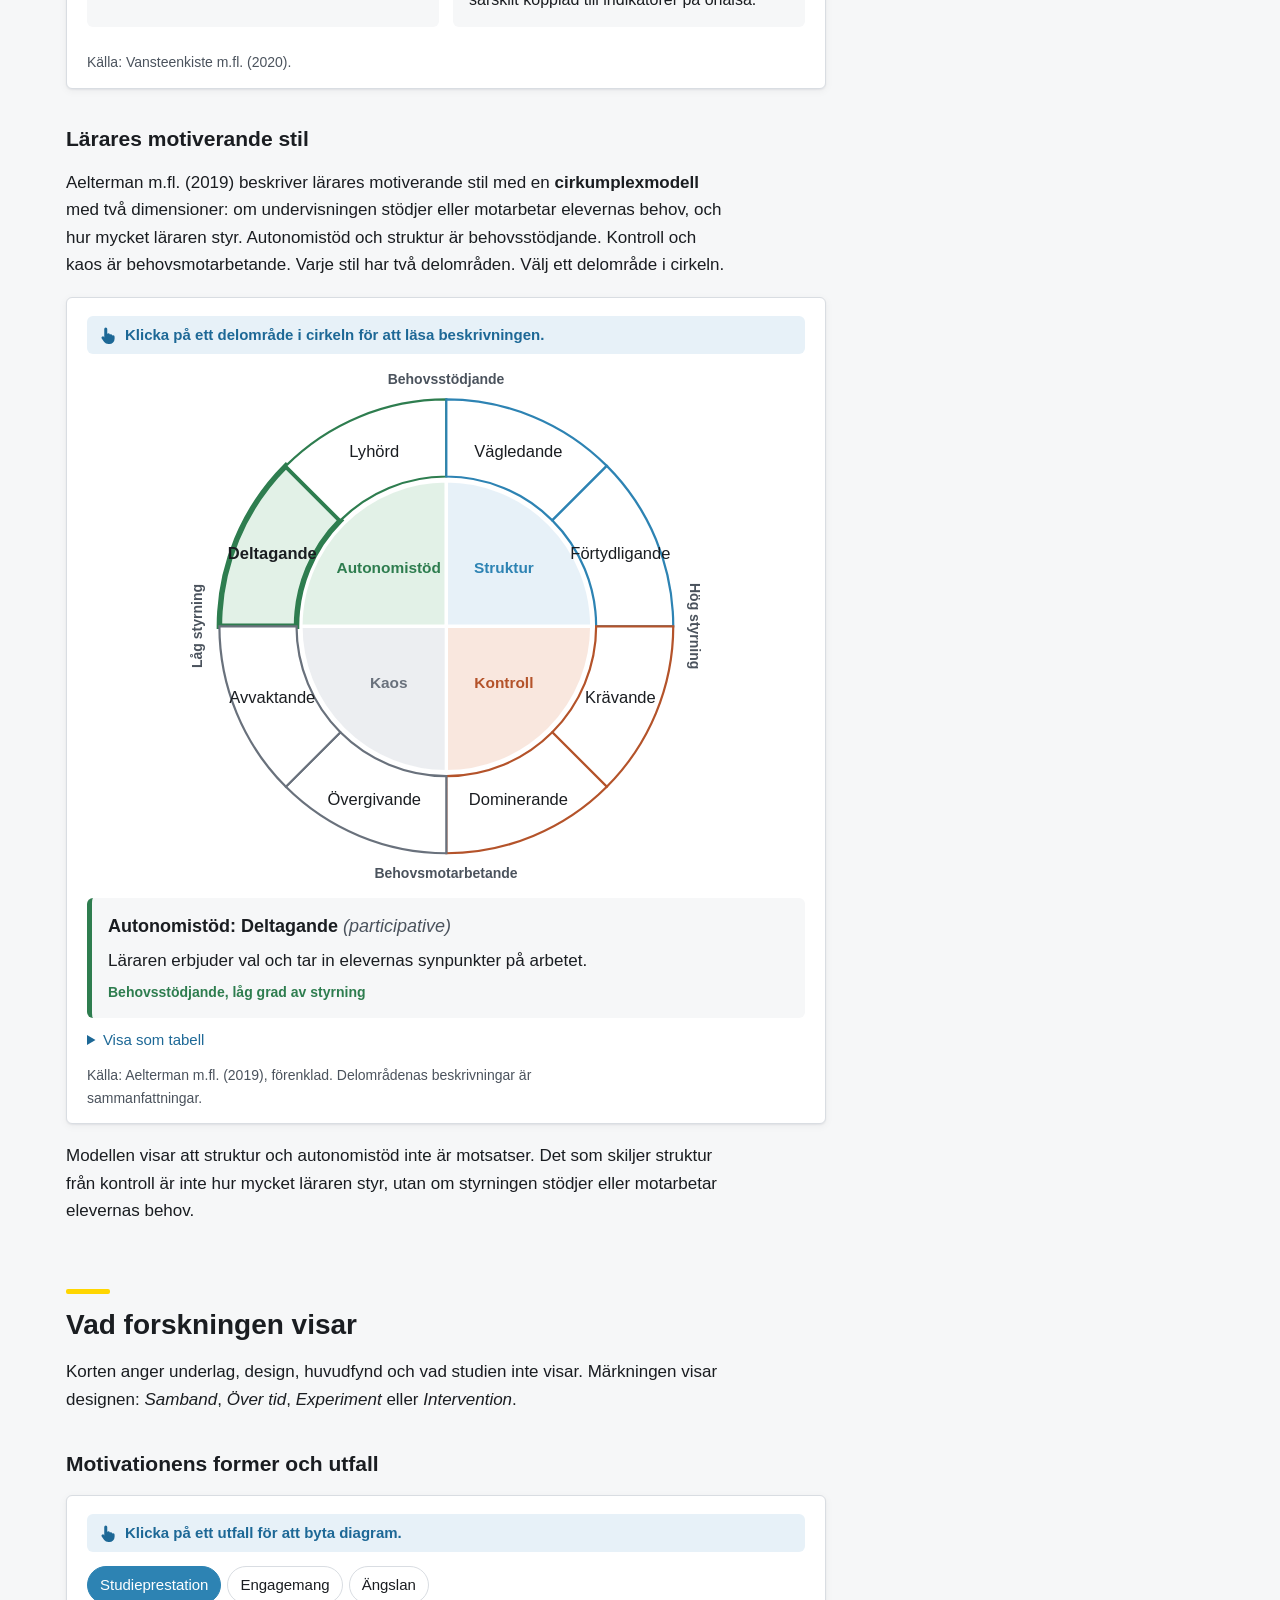
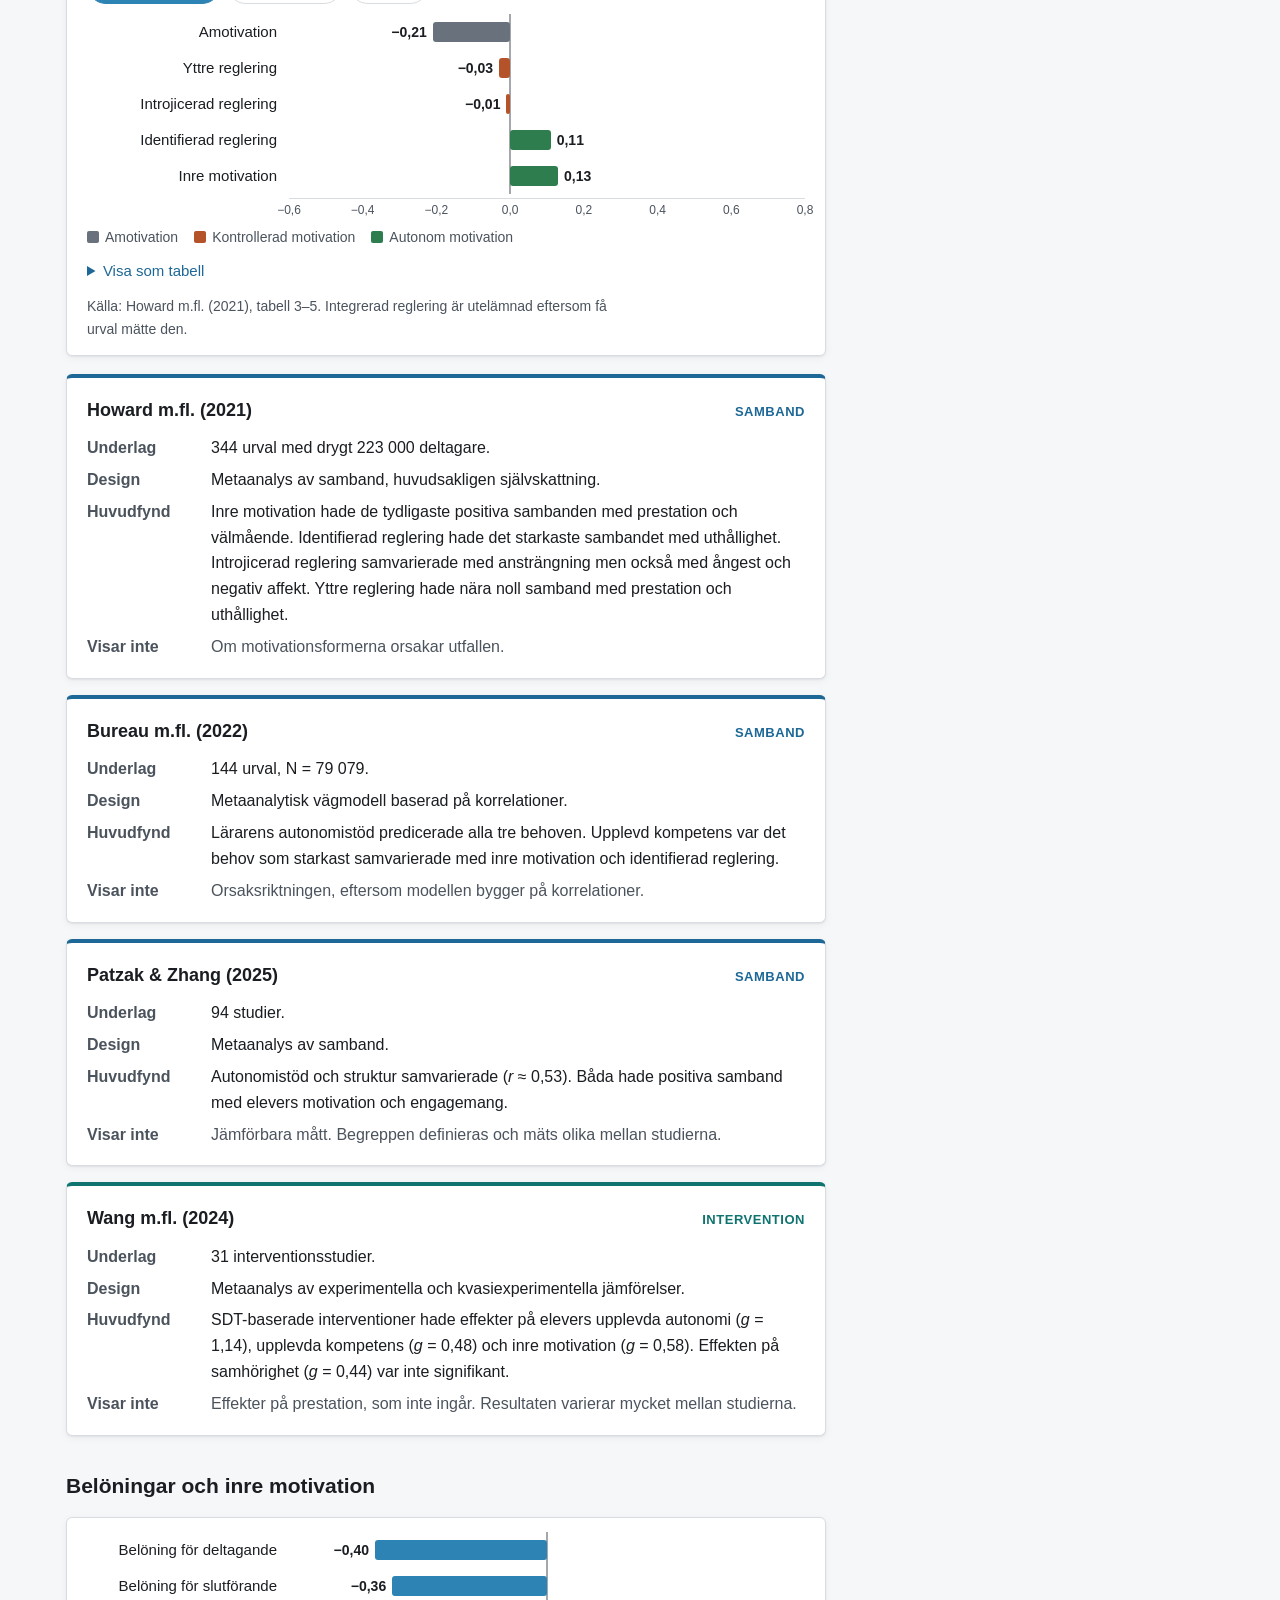
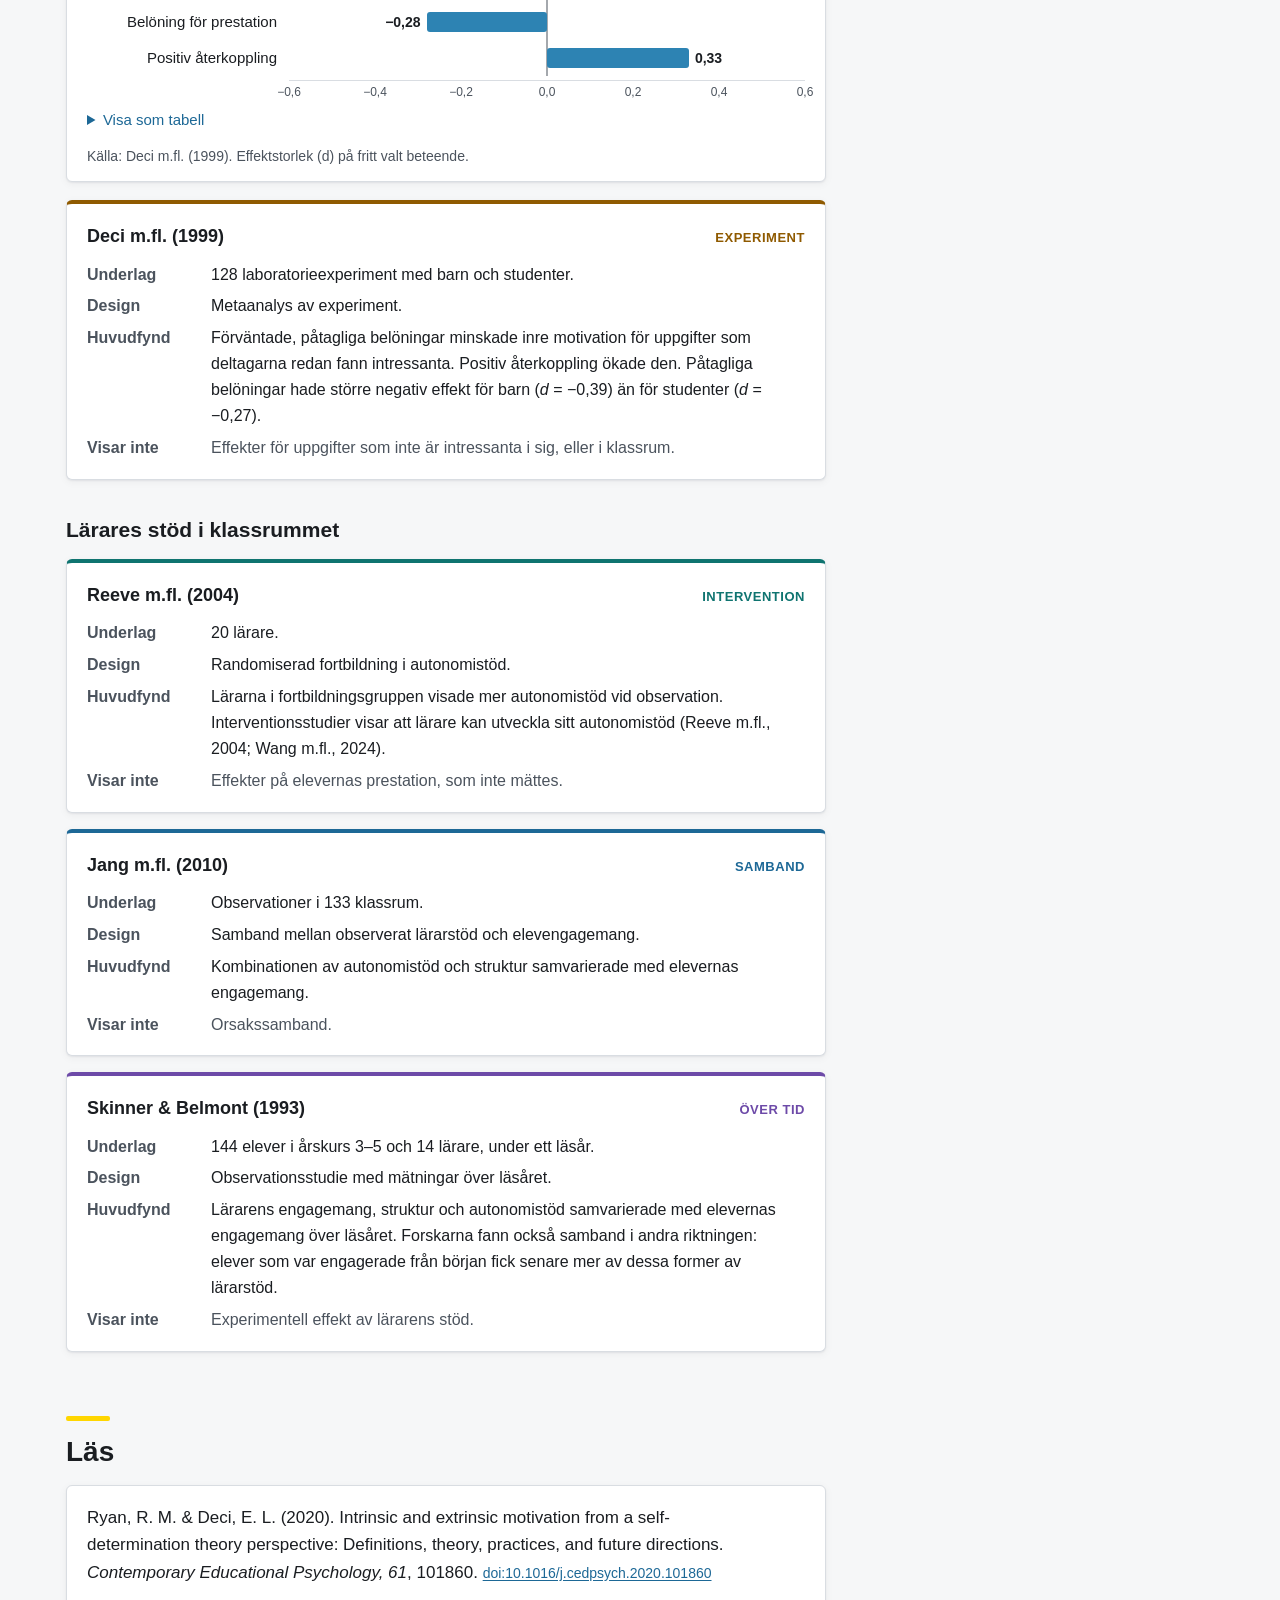
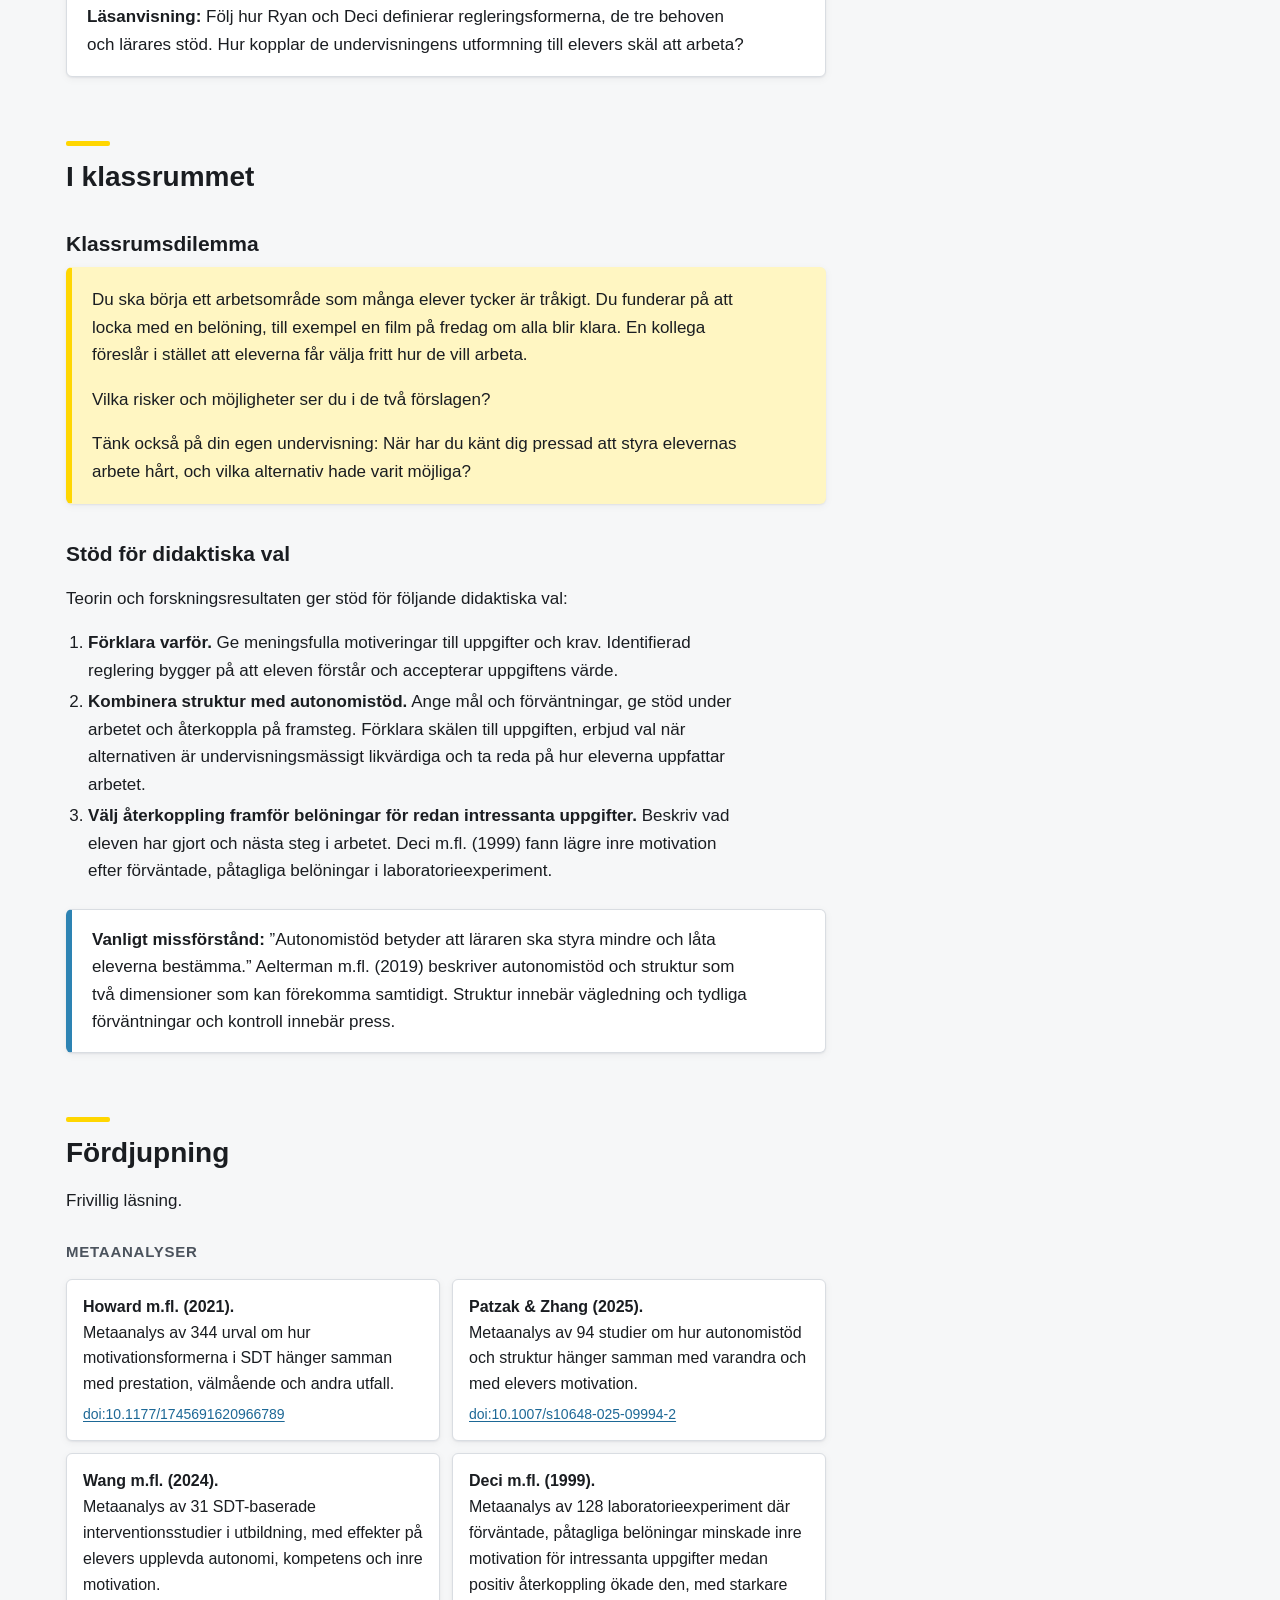
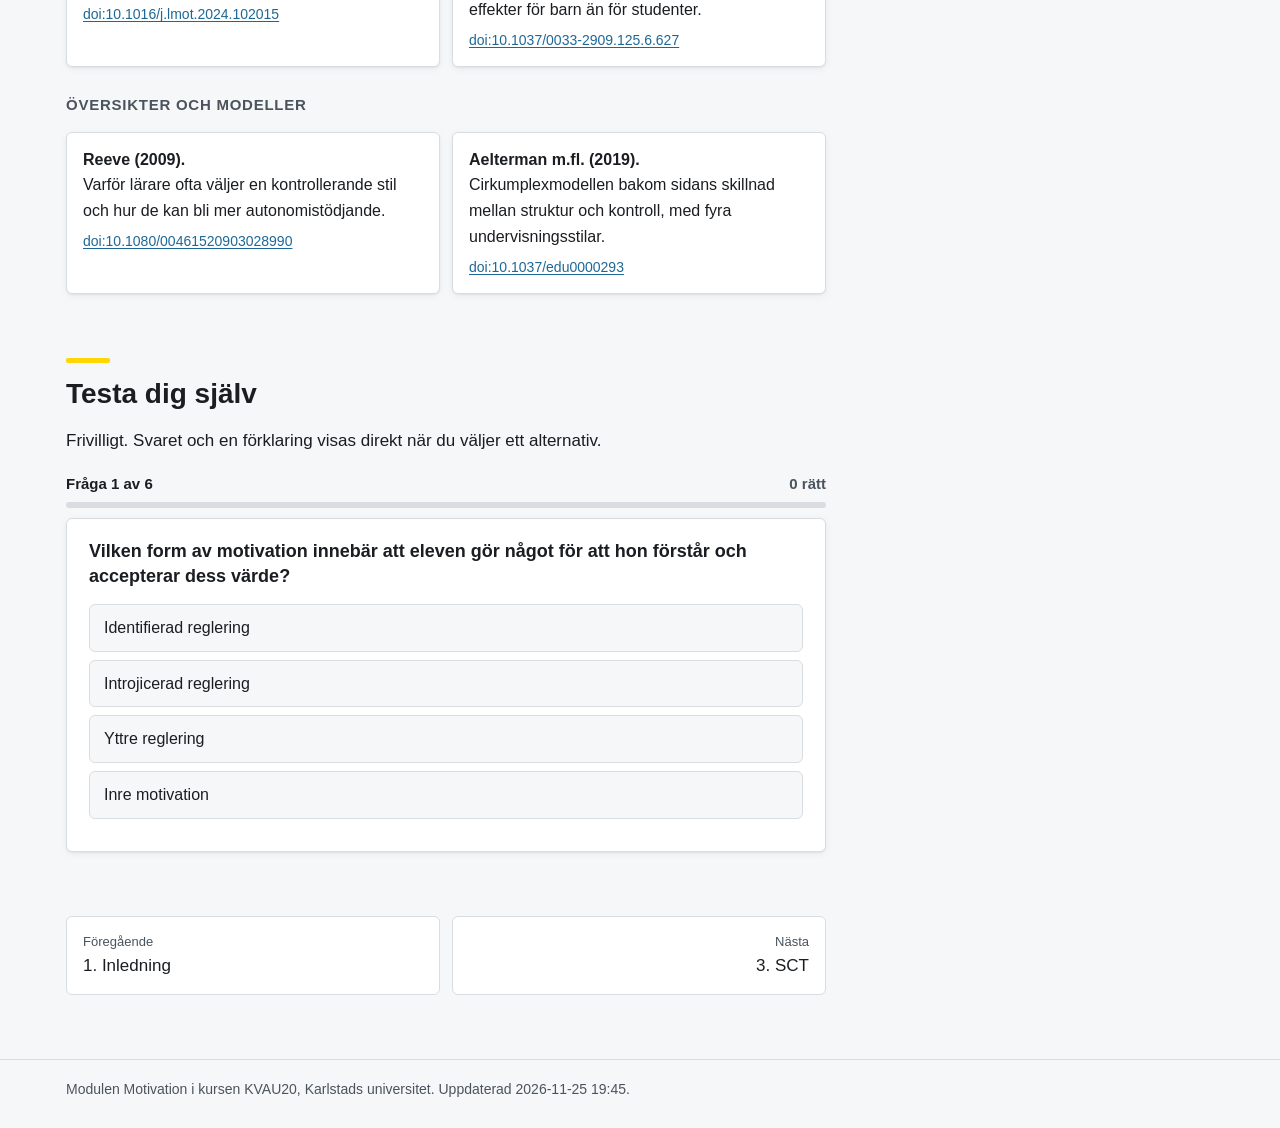
<file: sdt.html>
<!doctype html>
<html lang="sv">
<head>
<meta charset="utf-8">
<meta name="viewport" content="width=device-width, initial-scale=1">
<meta name="robots" content="noindex, nofollow">
<meta name="color-scheme" content="only light">
<title>SDT: Former av motivation och psykologiska behov – Motivation</title>
<link rel="stylesheet" href="assets/stil.css?v=acad4ff3">
</head>
<body>
<a class="sr" href="#innehall">Till innehållet</a>
<header class="topp"><div class="topp-inre"><a class="modul-lank" href="index.html">Motivation</a><nav class="delmeny" aria-label="Modulens delar"><ul><li><a href="inledning.html">1. Inledning</a></li><li><a href="sdt.html" aria-current="page">2. SDT</a></li><li><a href="sct.html">3. SCT</a></li><li><a href="srl.html">4. SRL</a></li><li><a href="growth-mindset.html">Growth Mindset</a></li><li><a href="avslutning.html">5. Avslutning</a></li></ul></nav></div></header>
<div class="band"><div class="band-inre">
<p class="etikett">Avsnitt 2</p>
<h1>Självbestämmandeteori (SDT)</h1>
<p class="under">Former av motivation och psykologiska behov</p>
</div></div>
<div class="ram">
<main id="innehall">
<p class="ingress">Självbestämmandeteorin skiljer mellan hur mycket motivation en elev har och vilken sorts motivation det är. Avsnittet behandlar motivationens former, de tre grundläggande psykologiska behoven och hur lärares stöd samvarierar med elevers motivation.</p>
<div class="mal">
<p>Efter avsnittet ska du kunna:</p>
<ul>
<li>förklara skillnaden mellan autonom och kontrollerad motivation och redogöra för de tre grundläggande behoven,</li>
<li>redogöra för resultat om motivationens kvalitet, belöningar och lärares stöd, och</li>
<li>diskutera hur autonomistöd och struktur kan kombineras i undervisningen.</li>
</ul>
</div>
<h2 id="forelasning">Föreläsning</h2>
<figure class="film">
<div class="film-ram">
<iframe title="Föreläsning: självbestämmandeteori (SDT)" src="https://api.kaltura.nordu.net/p/300/sp/30000/embedIframeJs/uiconf_id/23449796/partner_id/300?iframeembed=true&amp;playerId=kaltura_player&amp;entry_id=0_nfn78t5k" loading="lazy" allow="autoplay *; fullscreen *; encrypted-media *" allowfullscreen>
</iframe>
</div>
<figcaption class="film-info">
Längd 24 min 31 s · <a href="https://kauplay.kau.se/media/t/0_nfn78t5k">Öppna i KAU Play</a>
</figcaption>
</figure>
<h2 id="teorin">Teorin</h2>
<h3 id="mangd-och-kvalitet">Mängd och kvalitet</h3>
<p>Självbestämmandeteorin (Self-Determination Theory, SDT) utvecklades av Edward Deci och Richard Ryan. Teorin skiljer mellan <em>hur mycket</em> motivation en elev har och <em>vilken sorts</em> motivation det är, vilket handlar om skäl till elevers beteende. Enligt teorin har olika slags motivation olika följder för lärande (Ryan &amp; Deci, 2020).</p>
<h3 id="regleringskontinuumet">Regleringskontinuumet</h3>
<p>Teorin ordnar formerna av motivation efter graden av självbestämmande i ett <strong>regleringskontinuum</strong> (Ryan &amp; Deci, 2020). Välj en form i figuren för att se definitionen.</p>
<div id="kontinuum" class="figur" data-typ="kontinuum" data-kalla="Ryan &amp; Deci (2020).">
<ul>
<li><strong>Amotivation</strong> (<em>amotivation</em>): eleven saknar en avsikt att handla. Hör inte till formerna av motiverad reglering.</li>
<li><strong>Yttre reglering</strong> (<em>external regulation</em>): eleven arbetar för att få en belöning eller undvika ett straff.</li>
<li><strong>Introjicerad reglering</strong> (<em>introjected regulation</em>): eleven arbetar för att undvika skuld eller skam eller för att känna sig duktig.</li>
<li><strong>Identifierad reglering</strong> (<em>identified regulation</em>): eleven förstår och accepterar aktivitetens värde, exempelvis ”det här behöver jag kunna”.</li>
<li><strong>Integrerad reglering</strong> (<em>integrated regulation</em>): eleven ser aktivitetens värde som förenligt med sina övriga intressen och värderingar.</li>
<li><strong>Inre motivation</strong> (<em>intrinsic motivation</em>): eleven gör något för att aktiviteten är intressant i sig.</li>
</ul>
<p class="figur-kalla">
Källa: Ryan &amp; Deci (2020).
</p>
</div>
<p>Inre motivation, integrerad och identifierad reglering kallas <strong>autonom motivation</strong>, introjicerad och yttre reglering <strong>kontrollerad motivation</strong>. Integrerad, identifierad, introjicerad och yttre reglering är alla former av <em>yttre</em> motivation, eftersom aktiviteten görs för ett värde utanför själva aktiviteten. Autonom motivation är alltså inte detsamma som inre motivation (Ryan &amp; Deci, 2020). Att yttre krav kan bli elevens egna kallas <em>internalisering</em>. Begreppet är särskilt relevant i skolan, där många uppgifter inte är intressanta i sig.</p>
<h3 id="tre-grundlaggande-behov">Tre grundläggande behov</h3>
<p>Enligt SDT främjas autonom motivation när tre <strong>grundläggande psykologiska behov</strong> tillgodoses:</p>
<div class="behov">
<ul>
<li><strong>Autonomi:</strong> upplevelsen av att själv stå bakom sitt handlande.</li>
<li><strong>Kompetens:</strong> upplevelsen av att behärska uppgifter och utveckla sin förmåga.</li>
<li><strong>Samhörighet:</strong> upplevelsen av att vara accepterad och betydelsefull för andra.</li>
</ul>
</div>
<h3 id="tillfredsstallelse-och-frustration">Tillfredsställelse och frustration</h3>
<p>Senare forskning inom teorin skiljer mellan att behoven tillgodoses och att de aktivt motarbetas. Relationen är asymmetrisk: frånvaro av tillfredsställelse innebär inte nödvändigtvis frustration. Frustration uppstår när behovet motarbetas, till exempel genom press, kritik eller nedvärdering (Vansteenkiste m.fl., 2020). Figuren visar de två vägarna bredvid varandra.</p>
<div id="vagar" class="figur" data-typ="kolumner" data-toner="ljus,mork" data-kalla="Vansteenkiste m.fl. (2020).">
<ul>
<li><p><strong>Ljus väg:</strong> Behovsstödjande villkor → behovstillfredsställelse → välbefinnande och autonom motivation</p>
<p>Den ljusa vägen (<em>bright pathway</em>) går från ett stödjande sammanhang via tillfredsställda behov.</p></li>
<li><p><strong>Mörk väg:</strong> Behovsmotarbetande villkor → behovsfrustration → illabefinnande</p>
<p>Den mörka vägen (<em>dark pathway</em>) går från press, kritik eller nedvärdering via frustrerade behov. Empiriskt är frustration särskilt kopplad till indikatorer på ohälsa.</p></li>
</ul>
<p class="figur-kalla">
Källa: Vansteenkiste m.fl. (2020).
</p>
</div>
<h3 id="larares-motiverande-stil">Lärares motiverande stil</h3>
<p>Aelterman m.fl. (2019) beskriver lärares motiverande stil med en <strong>cirkumplexmodell</strong> med två dimensioner: om undervisningen stödjer eller motarbetar elevernas behov, och hur mycket läraren styr. Autonomistöd och struktur är behovsstödjande. Kontroll och kaos är behovsmotarbetande. Varje stil har två delområden. Välj ett delområde i cirkeln.</p>
<div id="cirkumplex" class="figur" data-typ="cirkel" data-kalla="Aelterman m.fl. (2019), förenklad. Delområdenas beskrivningar är sammanfattningar.">
<table>
<colgroup>
<col style="width: 25%" />
<col style="width: 25%" />
<col style="width: 25%" />
<col style="width: 25%" />
</colgroup>
<thead>
<tr>
<th>Stil</th>
<th>Delområde</th>
<th>Engelska</th>
<th>Beskrivning</th>
</tr>
</thead>
<tbody>
<tr>
<td>Autonomistöd</td>
<td>Deltagande</td>
<td>participative</td>
<td>Läraren erbjuder val och tar in elevernas synpunkter på arbetet.</td>
</tr>
<tr>
<td>Autonomistöd</td>
<td>Lyhörd</td>
<td>attuning</td>
<td>Läraren utgår från elevernas perspektiv och intressen och gör innehållet meningsfullt.</td>
</tr>
<tr>
<td>Struktur</td>
<td>Vägledande</td>
<td>guiding</td>
<td>Läraren ger stöd och hjälp som är anpassad efter elevernas framsteg.</td>
</tr>
<tr>
<td>Struktur</td>
<td>Förtydligande</td>
<td>clarifying</td>
<td>Läraren gör mål, förväntningar och arbetsgång tydliga från början.</td>
</tr>
<tr>
<td>Kontroll</td>
<td>Krävande</td>
<td>demanding</td>
<td>Läraren styr med bestämda krav och uppmaningar utan att förklara skälen.</td>
</tr>
<tr>
<td>Kontroll</td>
<td>Dominerande</td>
<td>domineering</td>
<td>Läraren utövar press, till exempel genom att väcka skuld eller skam eller genom hot.</td>
</tr>
<tr>
<td>Kaos</td>
<td>Övergivande</td>
<td>abandoning</td>
<td>Läraren ger upp och lämnar eleverna utan stöd.</td>
</tr>
<tr>
<td>Kaos</td>
<td>Avvaktande</td>
<td>awaiting</td>
<td>Läraren låter eleverna själva avgöra hur arbetet ska gå till och väntar och ser.</td>
</tr>
</tbody>
</table>
<p class="figur-kalla">
Källa: Aelterman m.fl. (2019), förenklad. Delområdenas beskrivningar är sammanfattningar.
</p>
</div>
<p>Modellen visar att struktur och autonomistöd inte är motsatser. Det som skiljer struktur från kontroll är inte hur mycket läraren styr, utan om styrningen stödjer eller motarbetar elevernas behov.</p>
<h2 id="vad-forskningen-visar">Vad forskningen visar</h2>
<p>Korten anger underlag, design, huvudfynd och vad studien inte visar. Märkningen visar designen: <em>Samband</em>, <em>Över tid</em>, <em>Experiment</em> eller <em>Intervention</em>.</p>
<h3 id="motivationens-former-och-utfall">Motivationens former och utfall</h3>
<div id="howard" class="figur" data-typ="staplar" data-farg="kategori" data-kalla="Howard m.fl. (2021), tabell 3–5. Integrerad reglering är utelämnad eftersom få urval mätte den.">
<table>
<thead>
<tr>
<th>Regleringsform</th>
<th>Studieprestation</th>
<th>Engagemang</th>
<th>Ängslan</th>
</tr>
</thead>
<tbody>
<tr>
<td>Amotivation</td>
<td>−0,21</td>
<td>−0,43</td>
<td>0,26</td>
</tr>
<tr>
<td>Yttre reglering</td>
<td>−0,03</td>
<td>−0,10</td>
<td>0,12</td>
</tr>
<tr>
<td>Introjicerad reglering</td>
<td>−0,01</td>
<td>0,26</td>
<td>0,13</td>
</tr>
<tr>
<td>Identifierad reglering</td>
<td>0,11</td>
<td>0,57</td>
<td>−0,12</td>
</tr>
<tr>
<td>Inre motivation</td>
<td>0,13</td>
<td>0,62</td>
<td>−0,15</td>
</tr>
</tbody>
</table>
<p class="figur-kalla">
Källa: Howard m.fl. (2021), tabell 3–5. Integrerad reglering är utelämnad eftersom få urval mätte den.
</p>
</div>
<div class="kort" data-design="Samband">
<div class="kort-topp">
<h4>
Howard m.fl. (2021)
</h4>
<span class="design">Samband</span>
</div>
<dl>
<dt>Underlag</dt>
<dd>
344 urval med drygt 223 000 deltagare.
</dd>
<dt>Design</dt>
<dd>
Metaanalys av samband, huvudsakligen självskattning.
</dd>
<dt>Huvudfynd</dt>
<dd>
Inre motivation hade de tydligaste positiva sambanden med prestation och välmående. Identifierad reglering hade det starkaste sambandet med uthållighet. Introjicerad reglering samvarierade med ansträngning men också med ångest och negativ affekt. Yttre reglering hade nära noll samband med prestation och uthållighet.
</dd>
<dt>Visar inte</dt>
<dd>
Om motivationsformerna orsakar utfallen.
</dd>
</dl>
</div>
<div class="kort" data-design="Samband">
<div class="kort-topp">
<h4>
Bureau m.fl. (2022)
</h4>
<span class="design">Samband</span>
</div>
<dl>
<dt>Underlag</dt>
<dd>
144 urval, N = 79 079.
</dd>
<dt>Design</dt>
<dd>
Metaanalytisk vägmodell baserad på korrelationer.
</dd>
<dt>Huvudfynd</dt>
<dd>
Lärarens autonomistöd predicerade alla tre behoven. Upplevd kompetens var det behov som starkast samvarierade med inre motivation och identifierad reglering.
</dd>
<dt>Visar inte</dt>
<dd>
Orsaksriktningen, eftersom modellen bygger på korrelationer.
</dd>
</dl>
</div>
<div class="kort" data-design="Samband">
<div class="kort-topp">
<h4>
Patzak &amp; Zhang (2025)
</h4>
<span class="design">Samband</span>
</div>
<dl>
<dt>Underlag</dt>
<dd>
94 studier.
</dd>
<dt>Design</dt>
<dd>
Metaanalys av samband.
</dd>
<dt>Huvudfynd</dt>
<dd>
Autonomistöd och struktur samvarierade (<em>r</em> ≈ 0,53). Båda hade positiva samband med elevers motivation och engagemang.
</dd>
<dt>Visar inte</dt>
<dd>
Jämförbara mått. Begreppen definieras och mäts olika mellan studierna.
</dd>
</dl>
</div>
<div class="kort" data-design="Intervention">
<div class="kort-topp">
<h4>
Wang m.fl. (2024)
</h4>
<span class="design">Intervention</span>
</div>
<dl>
<dt>Underlag</dt>
<dd>
31 interventionsstudier.
</dd>
<dt>Design</dt>
<dd>
Metaanalys av experimentella och kvasiexperimentella jämförelser.
</dd>
<dt>Huvudfynd</dt>
<dd>
SDT-baserade interventioner hade effekter på elevers upplevda autonomi (<em>g</em> = 1,14), upplevda kompetens (<em>g</em> = 0,48) och inre motivation (<em>g</em> = 0,58). Effekten på samhörighet (<em>g</em> = 0,44) var inte signifikant.
</dd>
<dt>Visar inte</dt>
<dd>
Effekter på prestation, som inte ingår. Resultaten varierar mycket mellan studierna.
</dd>
</dl>
</div>
<h3 id="beloningar-och-inre-motivation">Belöningar och inre motivation</h3>
<div id="deci" class="figur" data-typ="staplar" data-kalla="Deci m.fl. (1999). Effektstorlek (d) på fritt valt beteende.">
<table>
<thead>
<tr>
<th>Villkor</th>
<th>d</th>
</tr>
</thead>
<tbody>
<tr>
<td>Belöning för deltagande</td>
<td>−0,40</td>
</tr>
<tr>
<td>Belöning för slutförande</td>
<td>−0,36</td>
</tr>
<tr>
<td>Belöning för prestation</td>
<td>−0,28</td>
</tr>
<tr>
<td>Positiv återkoppling</td>
<td>0,33</td>
</tr>
</tbody>
</table>
<p class="figur-kalla">
Källa: Deci m.fl. (1999). Effektstorlek (d) på fritt valt beteende.
</p>
</div>
<div class="kort" data-design="Experiment">
<div class="kort-topp">
<h4>
Deci m.fl. (1999)
</h4>
<span class="design">Experiment</span>
</div>
<dl>
<dt>Underlag</dt>
<dd>
128 laboratorieexperiment med barn och studenter.
</dd>
<dt>Design</dt>
<dd>
Metaanalys av experiment.
</dd>
<dt>Huvudfynd</dt>
<dd>
Förväntade, påtagliga belöningar minskade inre motivation för uppgifter som deltagarna redan fann intressanta. Positiv återkoppling ökade den. Påtagliga belöningar hade större negativ effekt för barn (<em>d</em> = −0,39) än för studenter (<em>d</em> = −0,27).
</dd>
<dt>Visar inte</dt>
<dd>
Effekter för uppgifter som inte är intressanta i sig, eller i klassrum.
</dd>
</dl>
</div>
<h3 id="larares-stod-i-klassrummet">Lärares stöd i klassrummet</h3>
<div class="kort" data-design="Intervention">
<div class="kort-topp">
<h4>
Reeve m.fl. (2004)
</h4>
<span class="design">Intervention</span>
</div>
<dl>
<dt>Underlag</dt>
<dd>
20 lärare.
</dd>
<dt>Design</dt>
<dd>
Randomiserad fortbildning i autonomistöd.
</dd>
<dt>Huvudfynd</dt>
<dd>
Lärarna i fortbildningsgruppen visade mer autonomistöd vid observation. Interventionsstudier visar att lärare kan utveckla sitt autonomistöd (Reeve m.fl., 2004; Wang m.fl., 2024).
</dd>
<dt>Visar inte</dt>
<dd>
Effekter på elevernas prestation, som inte mättes.
</dd>
</dl>
</div>
<div class="kort" data-design="Samband">
<div class="kort-topp">
<h4>
Jang m.fl. (2010)
</h4>
<span class="design">Samband</span>
</div>
<dl>
<dt>Underlag</dt>
<dd>
Observationer i 133 klassrum.
</dd>
<dt>Design</dt>
<dd>
Samband mellan observerat lärarstöd och elevengagemang.
</dd>
<dt>Huvudfynd</dt>
<dd>
Kombinationen av autonomistöd och struktur samvarierade med elevernas engagemang.
</dd>
<dt>Visar inte</dt>
<dd>
Orsakssamband.
</dd>
</dl>
</div>
<div class="kort" data-design="Över tid">
<div class="kort-topp">
<h4>
Skinner &amp; Belmont (1993)
</h4>
<span class="design">Över tid</span>
</div>
<dl>
<dt>Underlag</dt>
<dd>
144 elever i årskurs 3–5 och 14 lärare, under ett läsår.
</dd>
<dt>Design</dt>
<dd>
Observationsstudie med mätningar över läsåret.
</dd>
<dt>Huvudfynd</dt>
<dd>
Lärarens engagemang, struktur och autonomistöd samvarierade med elevernas engagemang över läsåret. Forskarna fann också samband i andra riktningen: elever som var engagerade från början fick senare mer av dessa former av lärarstöd.
</dd>
<dt>Visar inte</dt>
<dd>
Experimentell effekt av lärarens stöd.
</dd>
</dl>
</div>
<h2 id="las">Läs</h2>
<div class="las">
<p>Ryan, R. M. &amp; Deci, E. L. (2020). Intrinsic and extrinsic motivation from a self-determination theory perspective: Definitions, theory, practices, and future directions. <em>Contemporary Educational Psychology, 61</em>, 101860. <a class="doi" href="https://doi.org/10.1016/j.cedpsych.2020.101860">doi:10.1016/j.cedpsych.2020.101860</a></p>
<p><strong>Läsanvisning:</strong> Följ hur Ryan och Deci definierar regleringsformerna, de tre behoven och lärares stöd. Hur kopplar de undervisningens utformning till elevers skäl att arbeta?</p>
</div>
<h2 id="i-klassrummet">I klassrummet</h2>
<h3 id="klassrumsdilemma">Klassrumsdilemma</h3>
<div class="dilemma">
<p>Du ska börja ett arbetsområde som många elever tycker är tråkigt. Du funderar på att locka med en belöning, till exempel en film på fredag om alla blir klara. En kollega föreslår i stället att eleverna får välja fritt hur de vill arbeta.</p>
<p>Vilka risker och möjligheter ser du i de två förslagen?</p>
<p>Tänk också på din egen undervisning: När har du känt dig pressad att styra elevernas arbete hårt, och vilka alternativ hade varit möjliga?</p>
</div>
<h3 id="stod-for-didaktiska-val">Stöd för didaktiska val</h3>
<p>Teorin och forskningsresultaten ger stöd för följande didaktiska val:</p>
<ol type="1">
<li><strong>Förklara varför.</strong> Ge meningsfulla motiveringar till uppgifter och krav. Identifierad reglering bygger på att eleven förstår och accepterar uppgiftens värde.</li>
<li><strong>Kombinera struktur med autonomistöd.</strong> Ange mål och förväntningar, ge stöd under arbetet och återkoppla på framsteg. Förklara skälen till uppgiften, erbjud val när alternativen är undervisningsmässigt likvärdiga och ta reda på hur eleverna uppfattar arbetet.</li>
<li><strong>Välj återkoppling framför belöningar för redan intressanta uppgifter.</strong> Beskriv vad eleven har gjort och nästa steg i arbetet. Deci m.fl. (1999) fann lägre inre motivation efter förväntade, påtagliga belöningar i laboratorieexperiment.</li>
</ol>
<div class="missforstand">
<p><strong>Vanligt missförstånd:</strong> ”Autonomistöd betyder att läraren ska styra mindre och låta eleverna bestämma.” Aelterman m.fl. (2019) beskriver autonomistöd och struktur som två dimensioner som kan förekomma samtidigt. Struktur innebär vägledning och tydliga förväntningar och kontroll innebär press.</p>
</div>
<h2 id="fordjupning">Fördjupning</h2>
<p>Frivillig läsning.</p>
<div class="fordjupning">
<h3 id="metaanalyser">Metaanalyser</h3>
<ul>
<li><strong>Howard m.fl. (2021).</strong> Metaanalys av 344 urval om hur motivationsformerna i SDT hänger samman med prestation, välmående och andra utfall. <a class="doi" href="https://doi.org/10.1177/1745691620966789">doi:10.1177/1745691620966789</a></li>
<li><strong>Patzak &amp; Zhang (2025).</strong> Metaanalys av 94 studier om hur autonomistöd och struktur hänger samman med varandra och med elevers motivation. <a class="doi" href="https://doi.org/10.1007/s10648-025-09994-2">doi:10.1007/s10648-025-09994-2</a></li>
<li><strong>Wang m.fl. (2024).</strong> Metaanalys av 31 SDT-baserade interventionsstudier i utbildning, med effekter på elevers upplevda autonomi, kompetens och inre motivation. <a class="doi" href="https://doi.org/10.1016/j.lmot.2024.102015">doi:10.1016/j.lmot.2024.102015</a></li>
<li><strong>Deci m.fl. (1999).</strong> Metaanalys av 128 laboratorieexperiment där förväntade, påtagliga belöningar minskade inre motivation för intressanta uppgifter medan positiv återkoppling ökade den, med starkare effekter för barn än för studenter. <a class="doi" href="https://doi.org/10.1037/0033-2909.125.6.627">doi:10.1037/0033-2909.125.6.627</a></li>
</ul>
<h3 id="oversikter-och-modeller">Översikter och modeller</h3>
<ul>
<li><strong>Reeve (2009).</strong> Varför lärare ofta väljer en kontrollerande stil och hur de kan bli mer autonomistödjande. <a class="doi" href="https://doi.org/10.1080/00461520903028990">doi:10.1080/00461520903028990</a></li>
<li><strong>Aelterman m.fl. (2019).</strong> Cirkumplexmodellen bakom sidans skillnad mellan struktur och kontroll, med fyra undervisningsstilar. <a class="doi" href="https://doi.org/10.1037/edu0000293">doi:10.1037/edu0000293</a></li>
</ul>
</div>
<h2 id="testa-dig-sjalv">Testa dig själv</h2>
<p>Frivilligt. Svaret och en förklaring visas direkt när du väljer ett alternativ.</p>
<div class="quiz" data-quiz="sdt">
<script type="application/json">[{"text": "Vilken form av motivation innebär att eleven gör något för att hon förstår och accepterar dess värde?", "correct": "Identifierad reglering", "options": ["Inre motivation", "Identifierad reglering", "Introjicerad reglering", "Yttre reglering"]}, {"text": "Vilka är de tre grundläggande psykologiska behoven enligt SDT?", "correct": "Autonomi, kompetens och samhörighet", "options": ["Autonomi, kompetens och samhörighet", "Intresse, belöning och självkänsla", "Självförmåga, mål och attributioner", "Planering, övervakning och reflektion"]}, {"text": "Vad betyder autonomi i SDT?", "correct": "Upplevelsen av att själv stå bakom sitt handlande", "options": ["Upplevelsen av att själv stå bakom sitt handlande", "Att eleven får göra precis som hon vill", "Att eleven arbetar ensam utan stöd", "Att läraren inte ställer några krav"]}, {"text": "Vad visar forskningen om förväntade, påtagliga belöningar och inre motivation?", "correct": "I experiment undergräver de inre motivation för intressanta uppgifter, men det är oklart hur det gäller skolans betygssystem", "options": ["I experiment undergräver de inre motivation för intressanta uppgifter, men det är oklart hur det gäller skolans betygssystem", "De stärker alltid den inre motivationen", "De har ingen effekt alls på motivation", "De skadar motivationen lika mycket som positiv återkoppling"]}, {"text": "Vad visar forskningen om autonomistöd och struktur?", "correct": "De går hand i hand, och båda hänger ihop med elevernas engagemang", "options": ["De går hand i hand, och båda hänger ihop med elevernas engagemang", "De är varandras motsatser, så läraren måste välja", "Struktur skadar alltid elevernas autonomi", "Bara struktur har betydelse för engagemang"]}, {"text": "En matematiklärare vill stödja autonomi utan att ta bort struktur. Vilket upplägg passar bäst?", "correct": "Visa ett löst exempel, förklara varför metoden är användbar och ge ett meningsfullt val mellan två uppgifter", "options": ["Visa ett löst exempel, förklara varför metoden är användbar och ge ett meningsfullt val mellan två uppgifter", "Låt eleverna välja fritt utan mål eller stöd", "Kräv en enda metod utan att förklara syftet", "Utlova en belöning till alla som blir klara först"], "explanation": "Tydlig stöttning kan kombineras med val och en begriplig motivering. Exemplet är en tillämpning av teorin, inte en separat prövad insats."}]</script>
</div>

<nav class="blad" aria-label="Bläddra"><a class="foreg" href="inledning.html"><small>Föregående</small>1. Inledning</a><a class="nasta" href="sct.html"><small>Nästa</small>3. SCT</a></nav>
</main>
<aside class="inneh"><div class="inneh-ruta"><details class="inneh-mobil" open><summary>På sidan</summary><h2 class="inneh-rubrik">På sidan</h2><ol><li><a href="#forelasning">Föreläsning</a></li><li><a href="#teorin">Teorin</a></li><li><a href="#vad-forskningen-visar">Vad forskningen visar</a></li><li><a href="#las">Läs</a></li><li><a href="#i-klassrummet">I klassrummet</a></li><li><a href="#fordjupning">Fördjupning</a></li><li><a href="#testa-dig-sjalv">Testa dig själv</a></li></ol></details></div></aside>
</div>
<footer class="fot"><div>Modulen Motivation i kursen KVAU20, Karlstads universitet. <span class="fot-tid">Uppdaterad 2026-11-25 19:45.</span></div></footer>
<script src="assets/sida.js?v=579637fa" defer></script>
</body>
</html>
</file>
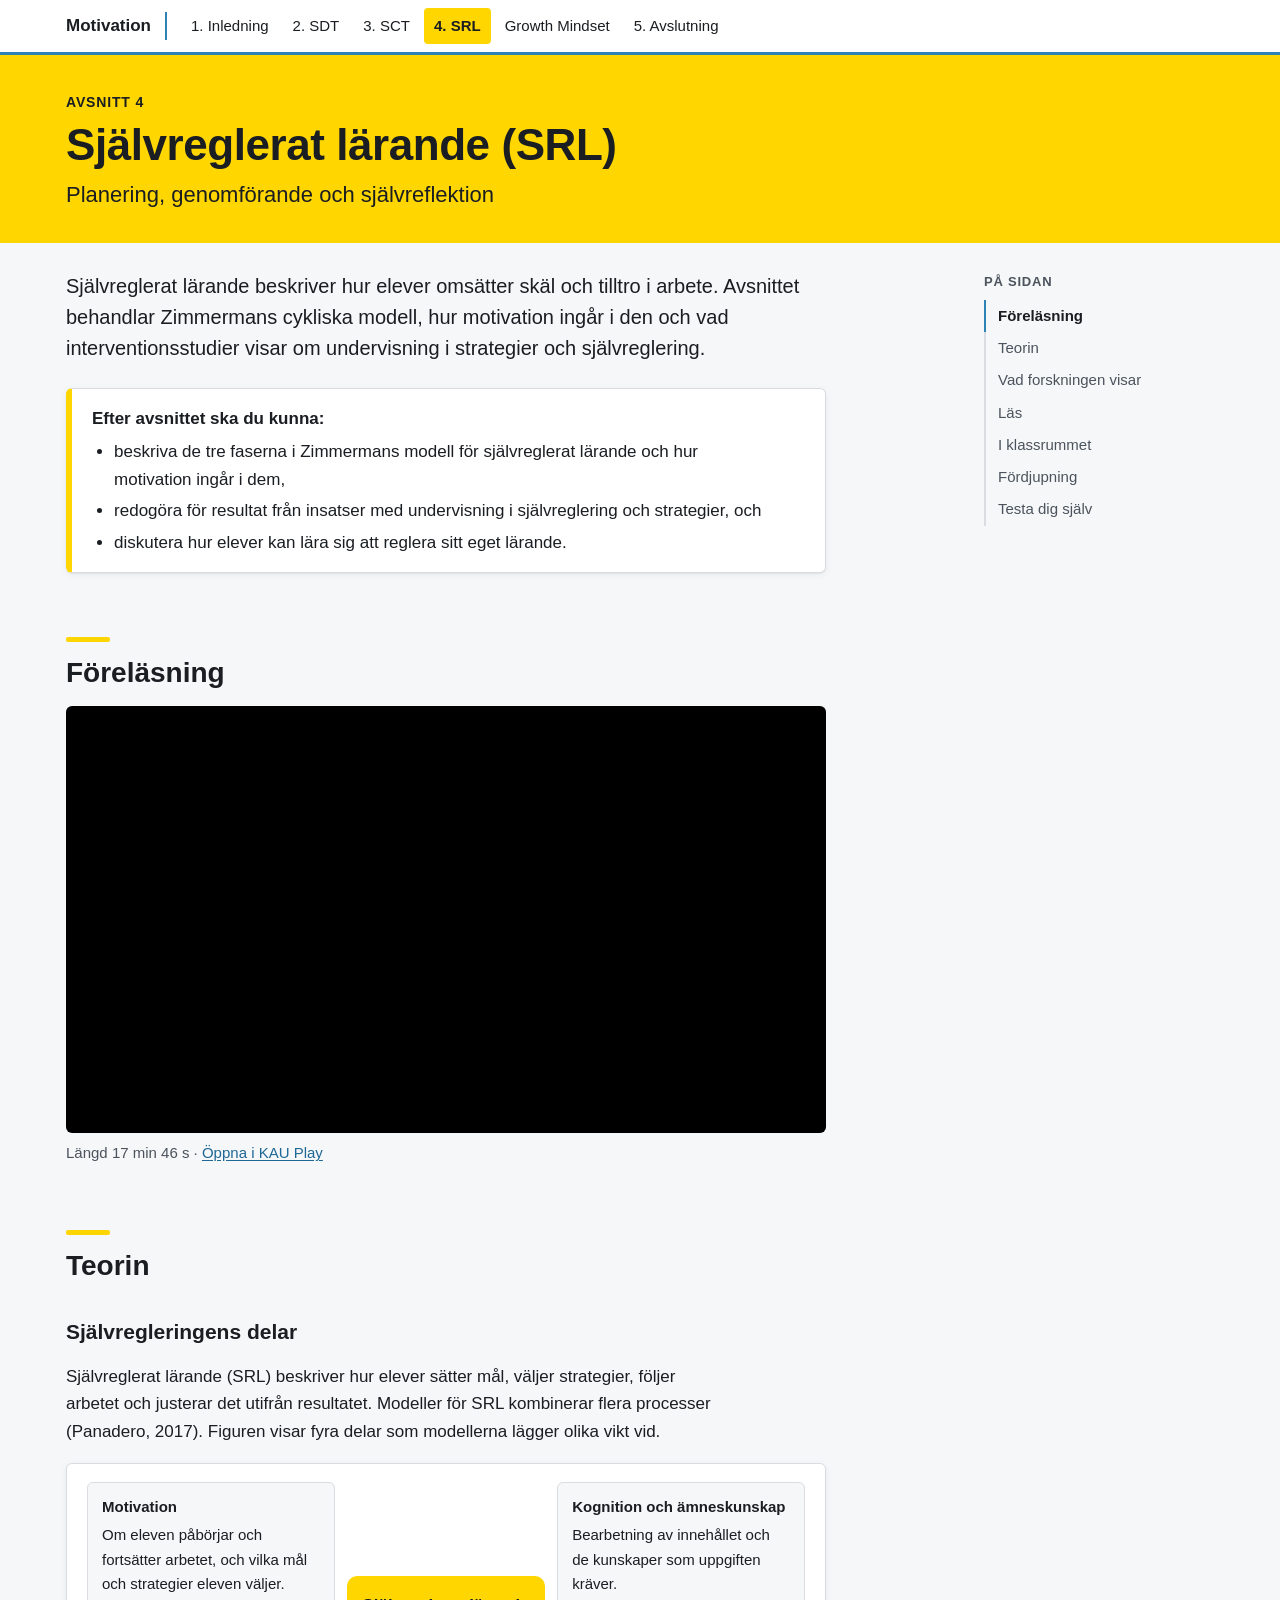
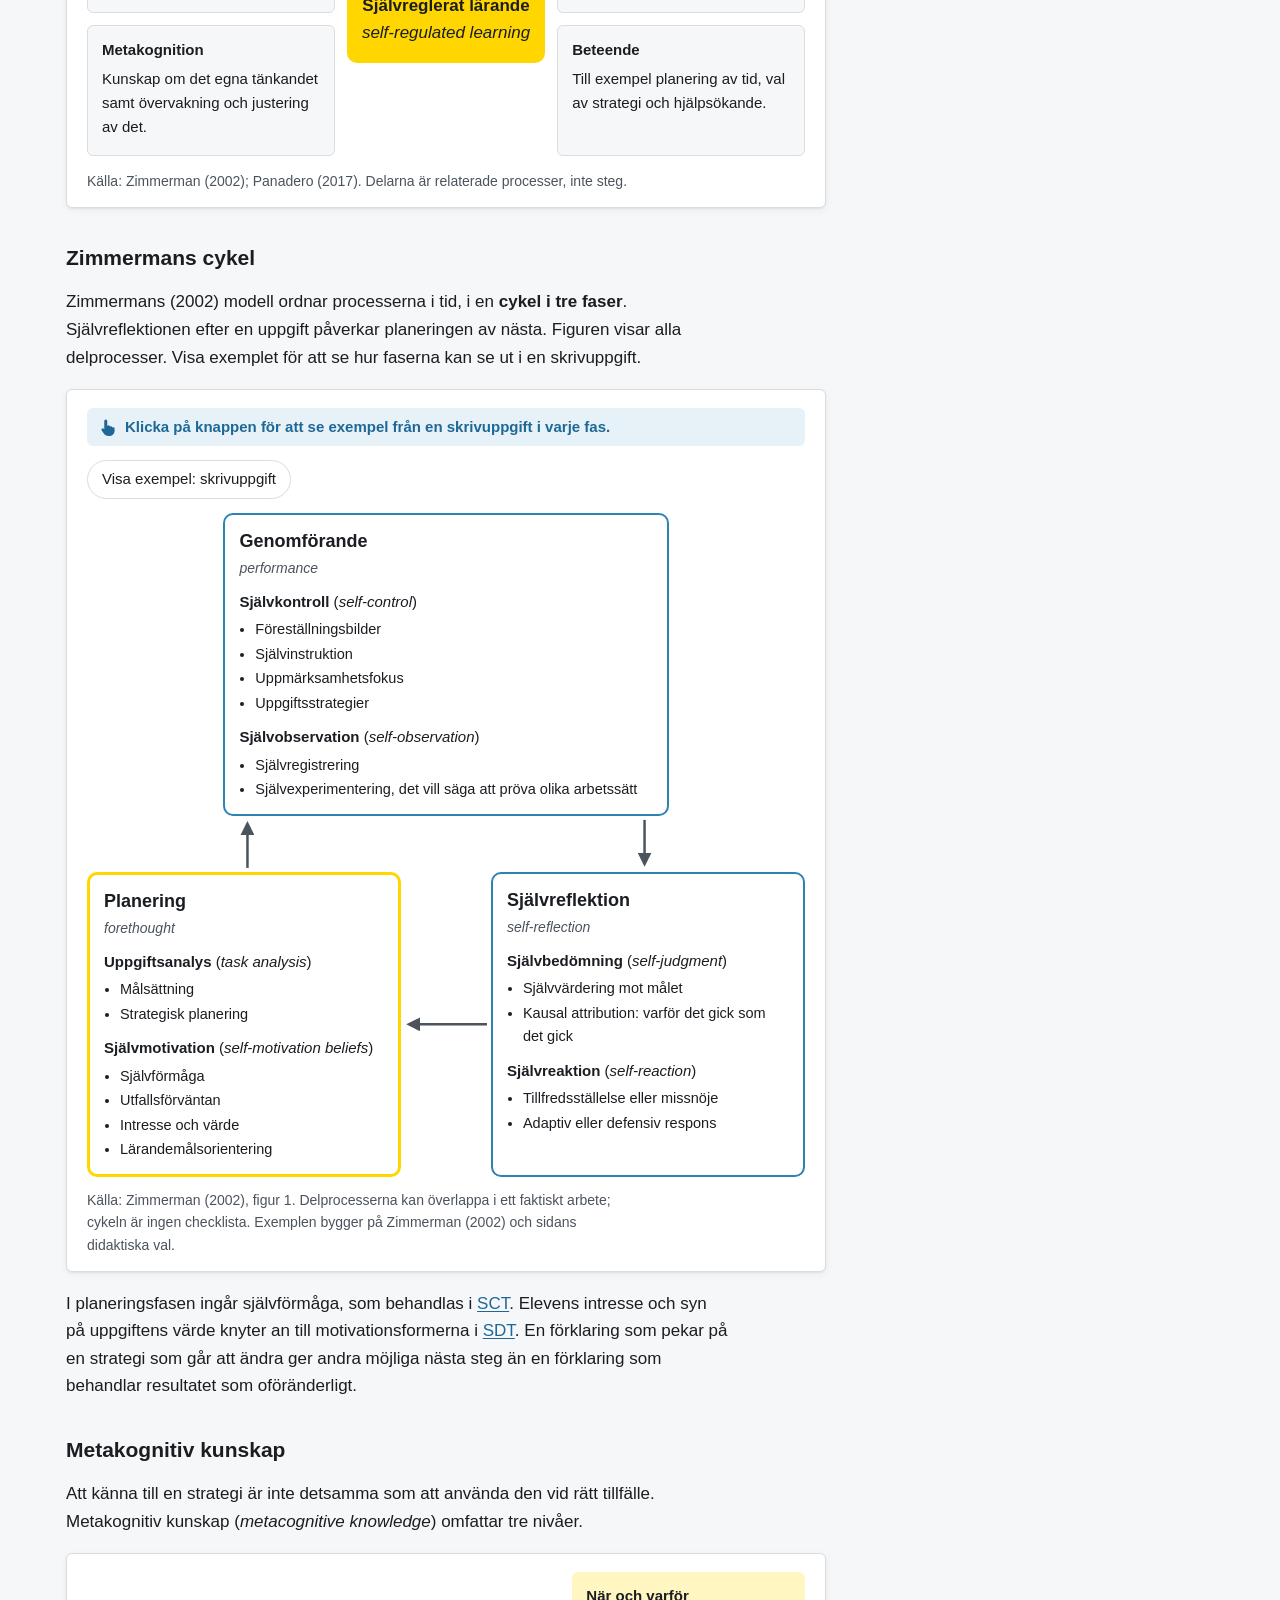
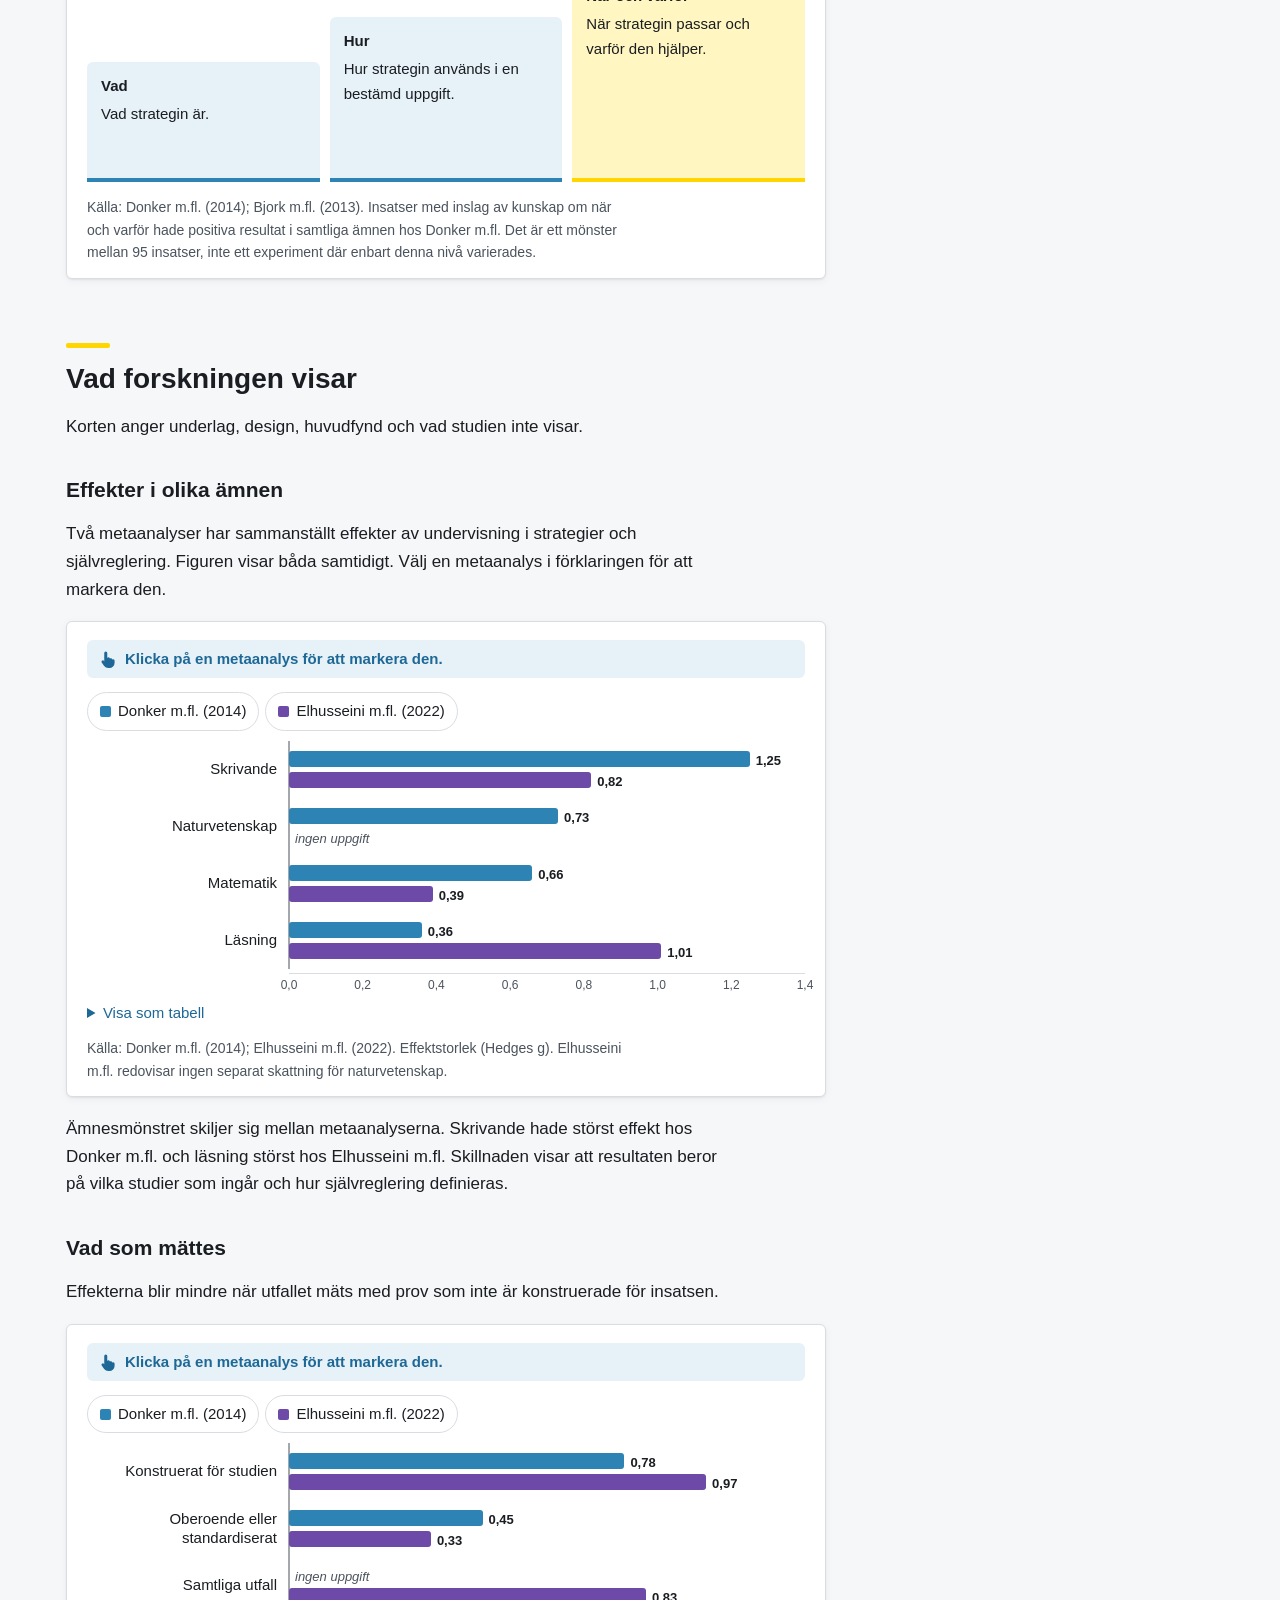
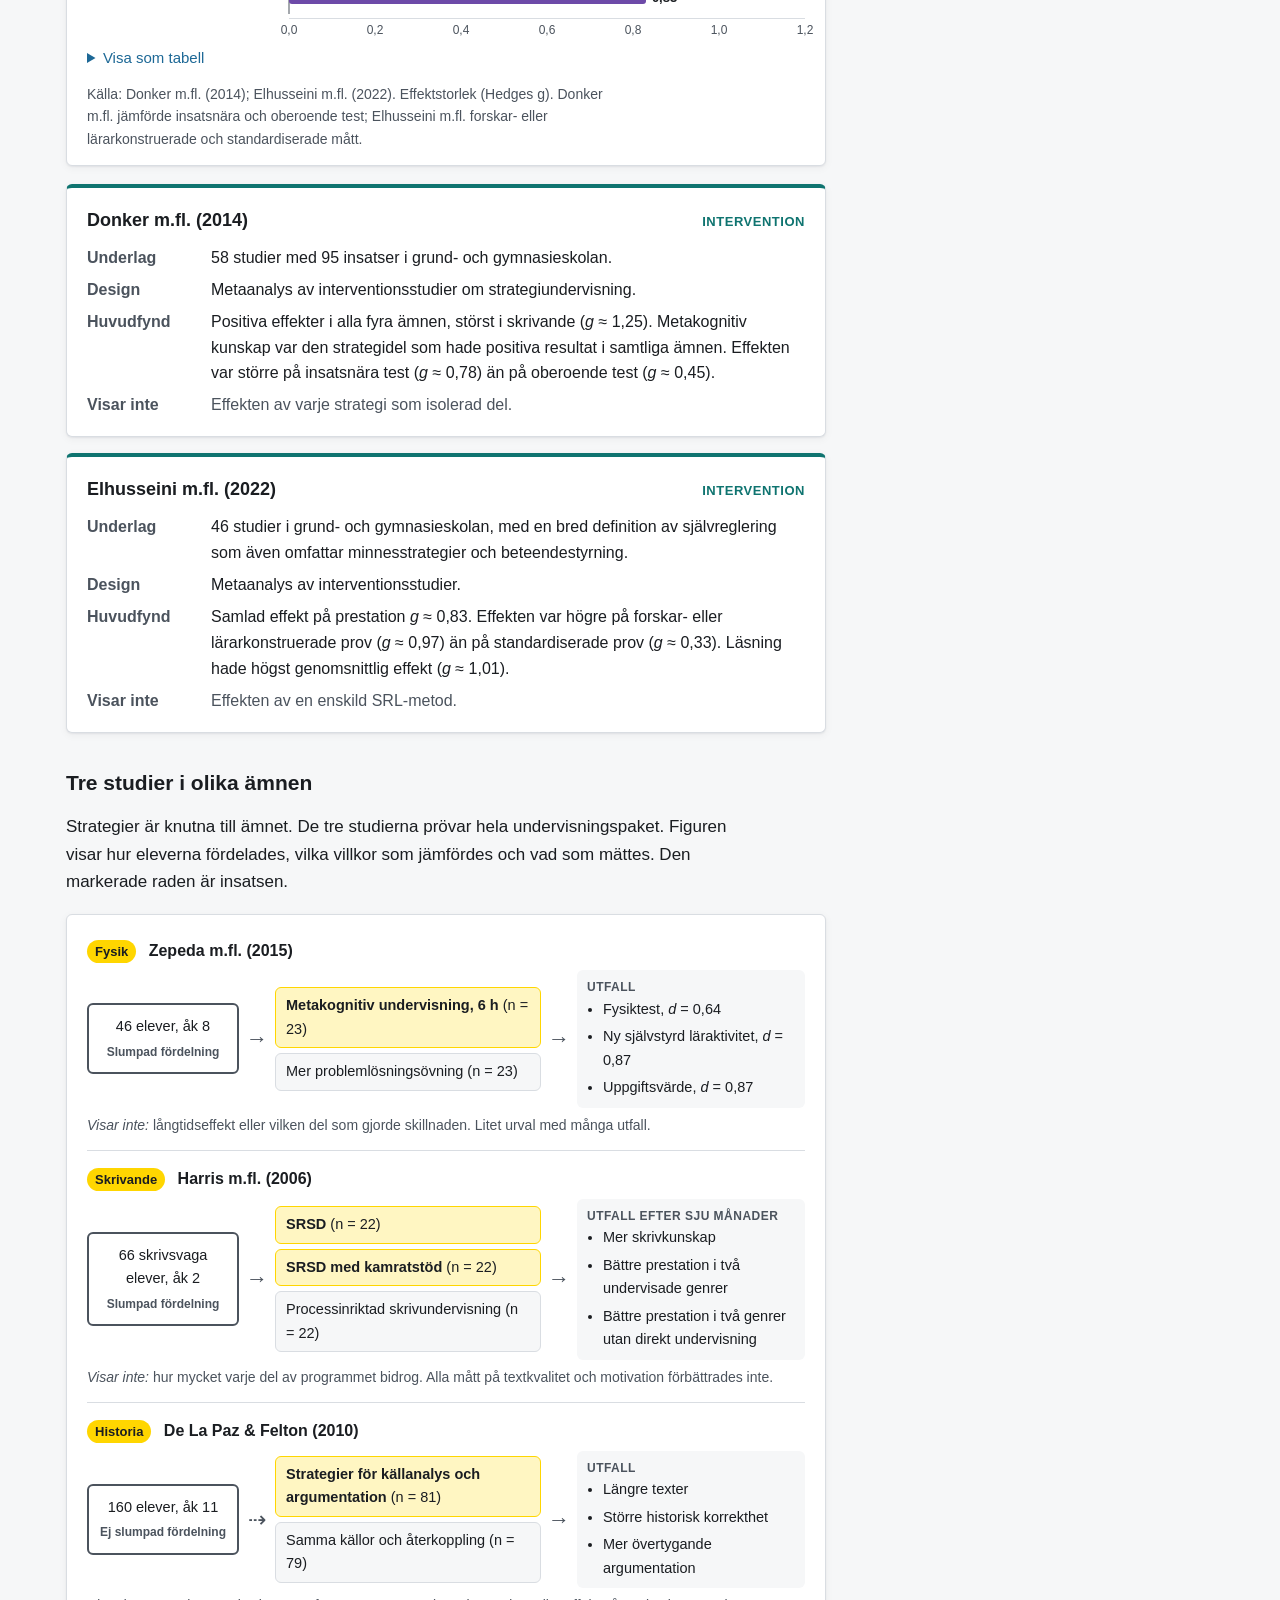
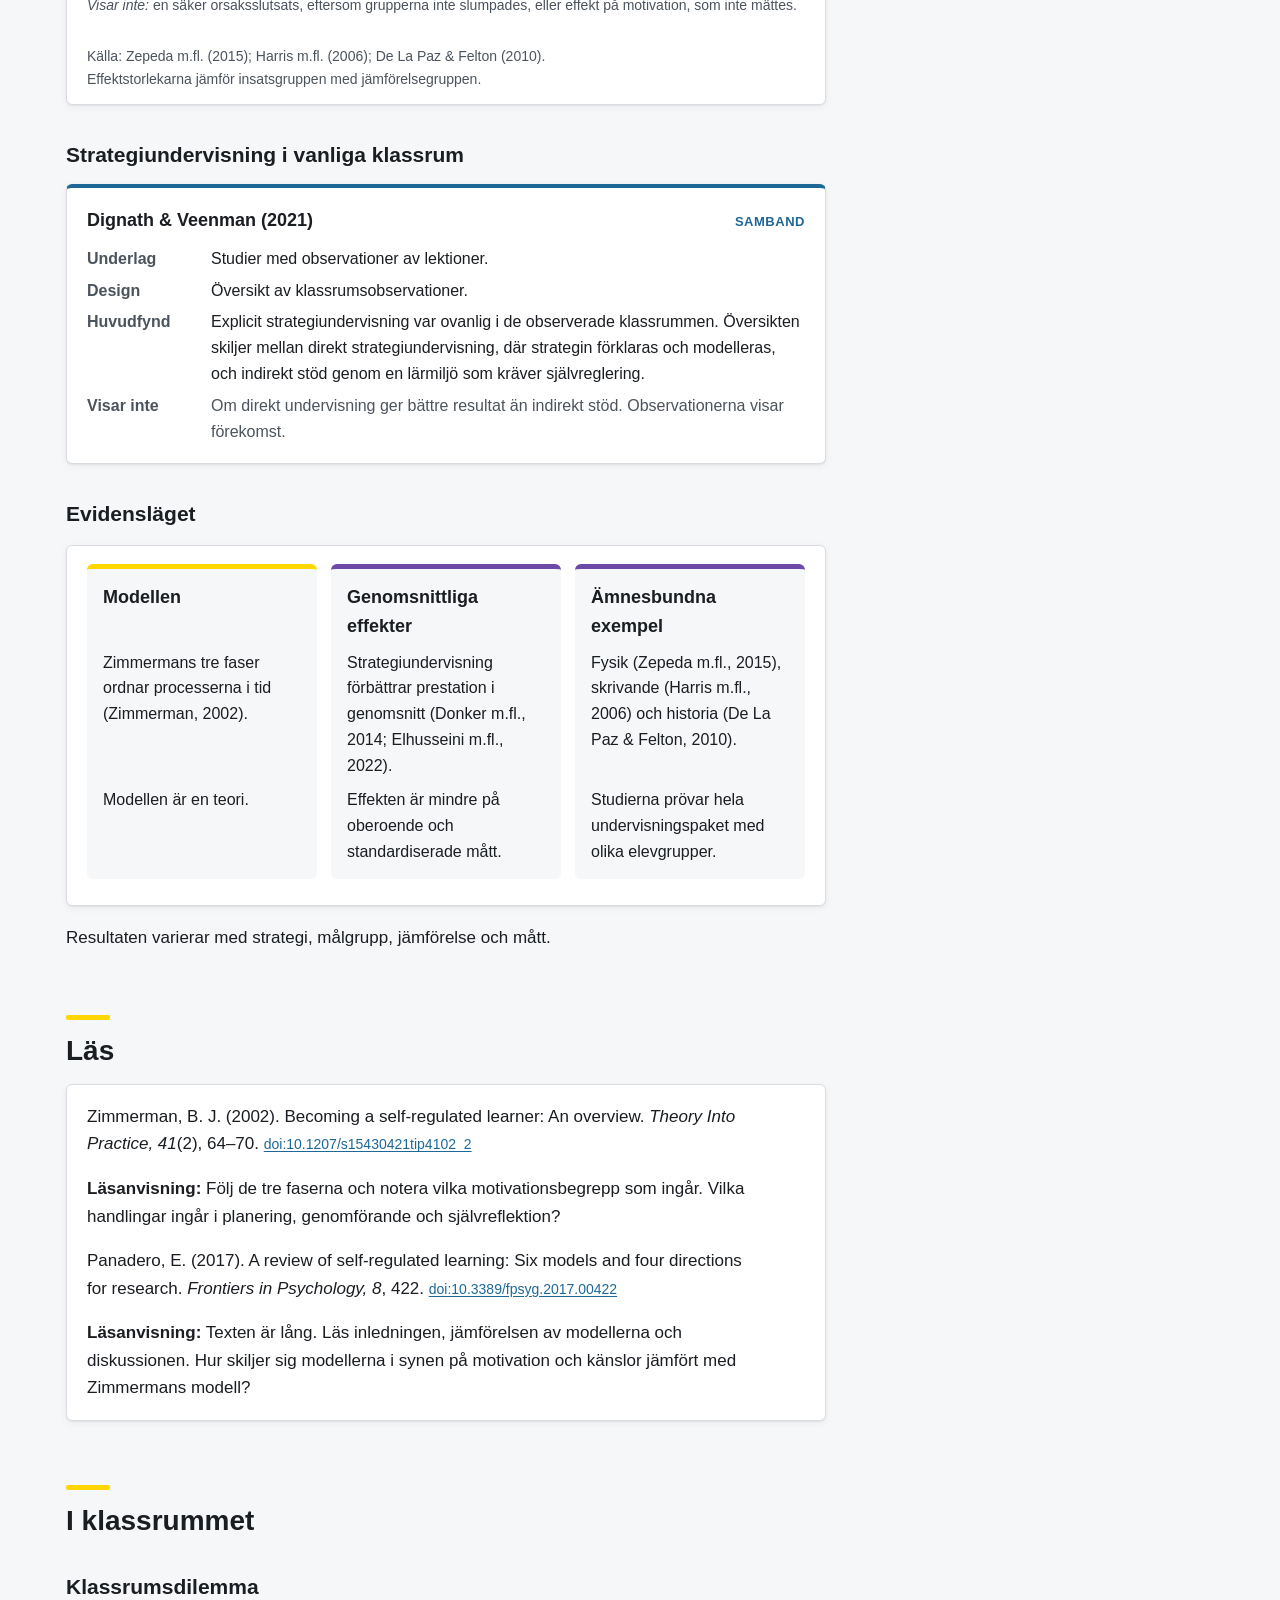
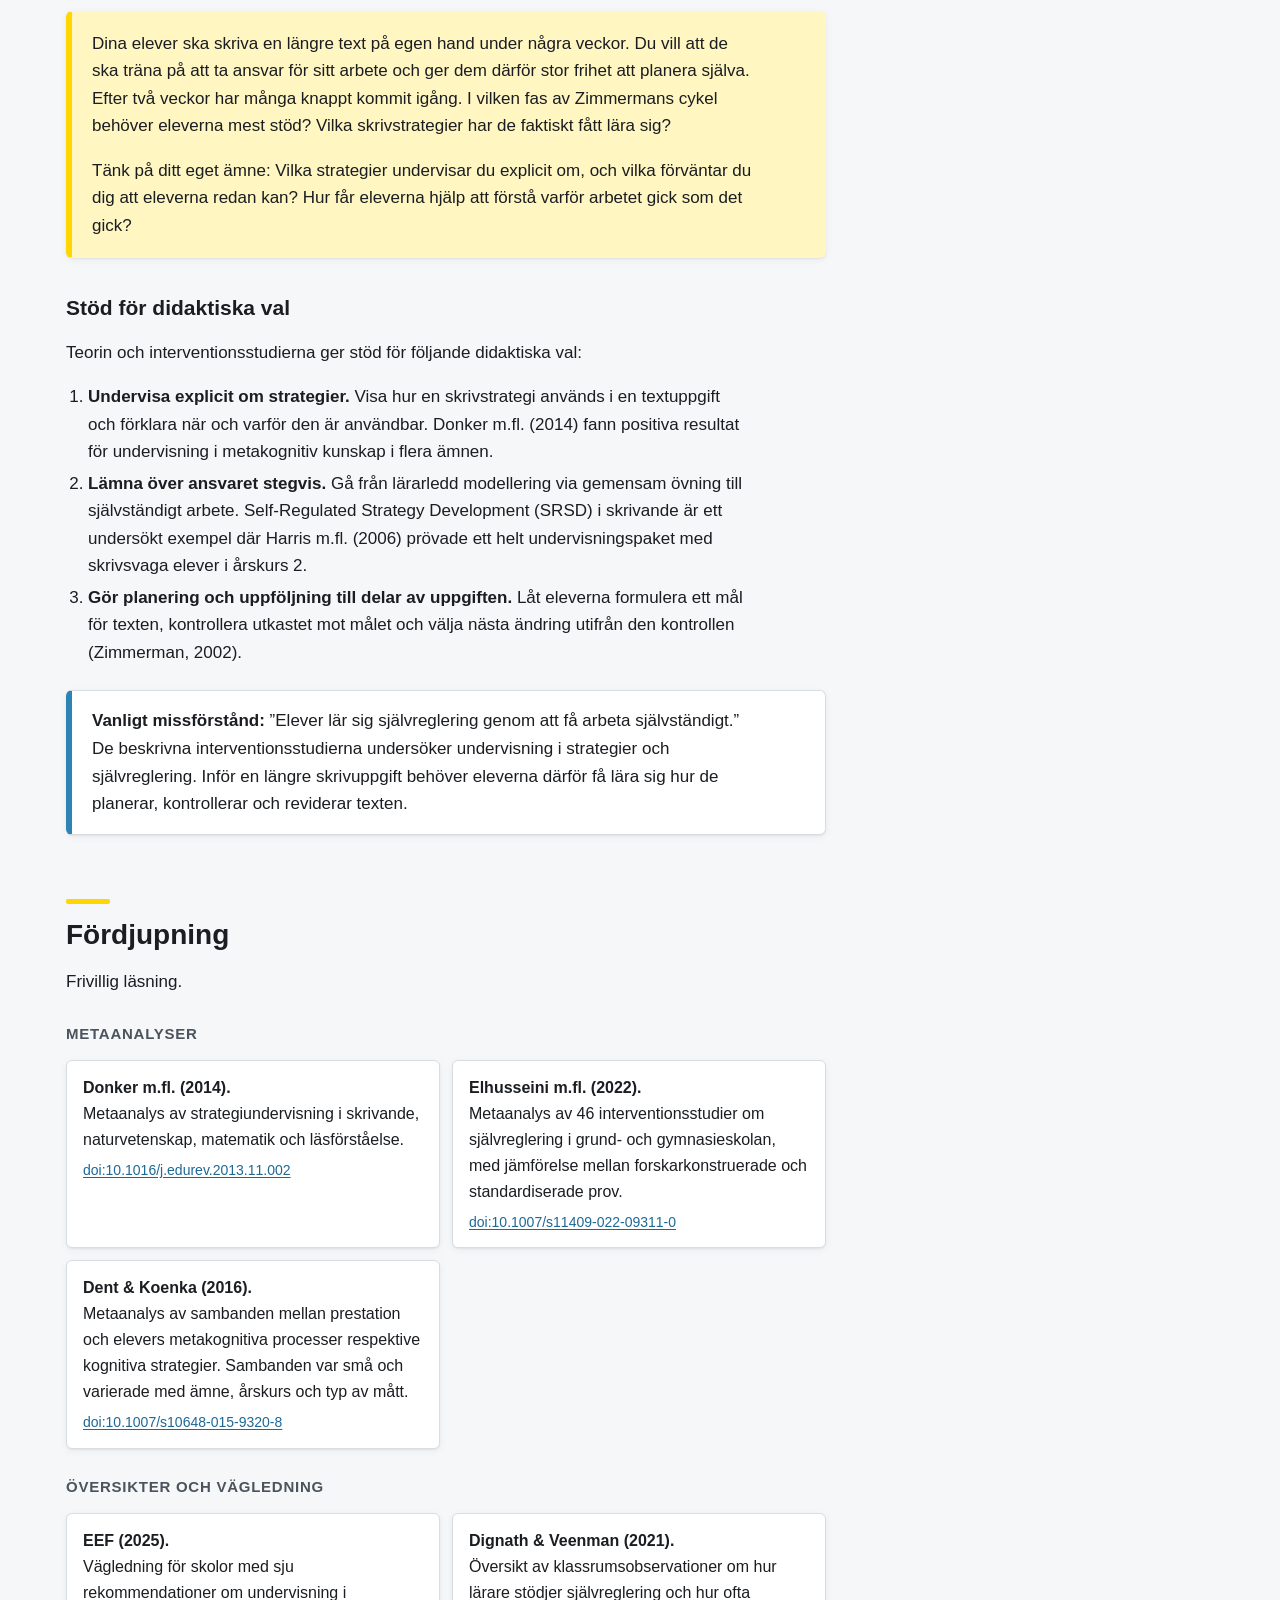
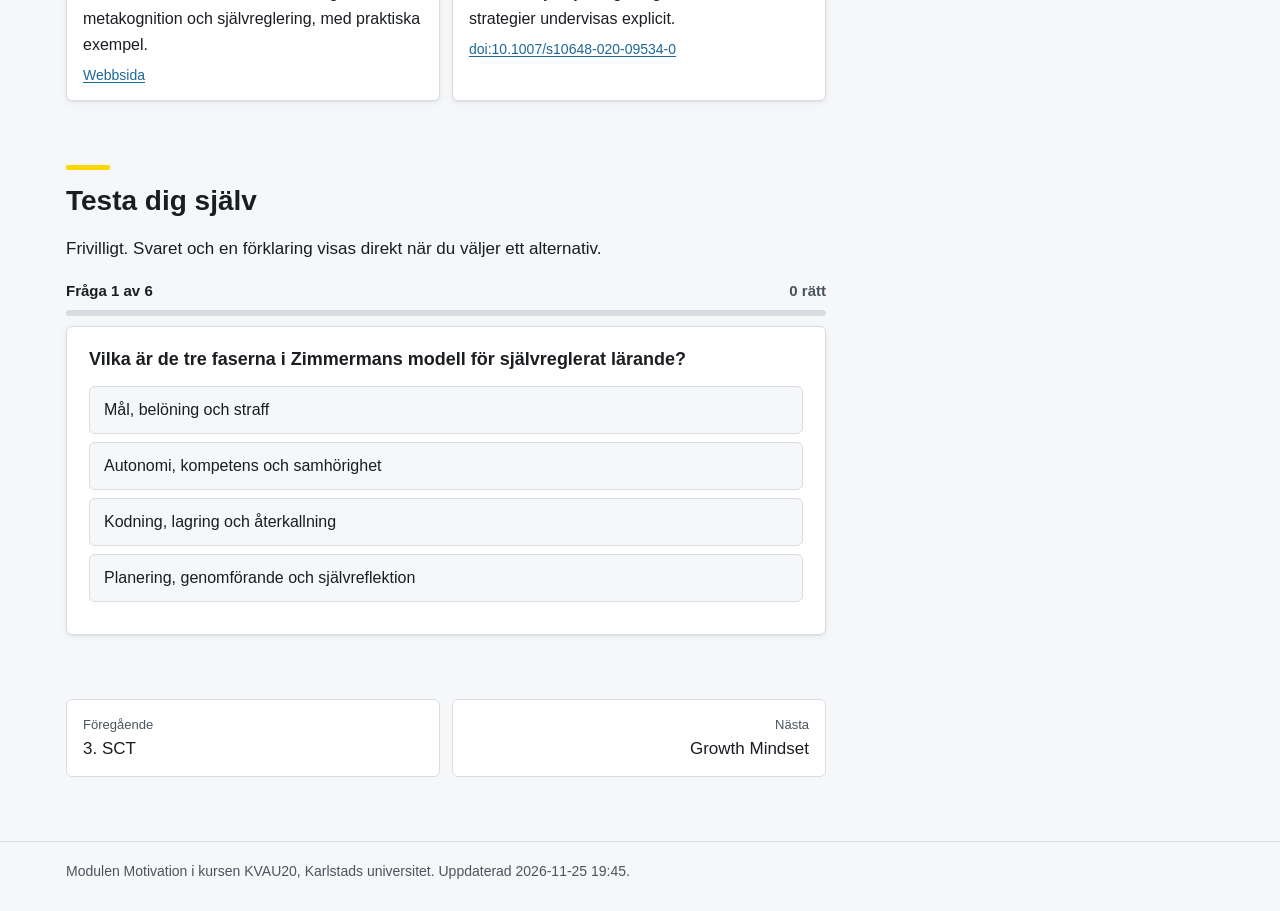
<file: srl.html>
<!doctype html>
<html lang="sv">
<head>
<meta charset="utf-8">
<meta name="viewport" content="width=device-width, initial-scale=1">
<meta name="robots" content="noindex, nofollow">
<meta name="color-scheme" content="only light">
<title>SRL: Planering, genomförande och självreflektion – Motivation</title>
<link rel="stylesheet" href="assets/stil.css?v=acad4ff3">
</head>
<body>
<a class="sr" href="#innehall">Till innehållet</a>
<header class="topp"><div class="topp-inre"><a class="modul-lank" href="index.html">Motivation</a><nav class="delmeny" aria-label="Modulens delar"><ul><li><a href="inledning.html">1. Inledning</a></li><li><a href="sdt.html">2. SDT</a></li><li><a href="sct.html">3. SCT</a></li><li><a href="srl.html" aria-current="page">4. SRL</a></li><li><a href="growth-mindset.html">Growth Mindset</a></li><li><a href="avslutning.html">5. Avslutning</a></li></ul></nav></div></header>
<div class="band"><div class="band-inre">
<p class="etikett">Avsnitt 4</p>
<h1>Självreglerat lärande (SRL)</h1>
<p class="under">Planering, genomförande och självreflektion</p>
</div></div>
<div class="ram">
<main id="innehall">
<p class="ingress">Självreglerat lärande beskriver hur elever omsätter skäl och tilltro i arbete. Avsnittet behandlar Zimmermans cykliska modell, hur motivation ingår i den och vad interventionsstudier visar om undervisning i strategier och självreglering.</p>
<div class="mal">
<p>Efter avsnittet ska du kunna:</p>
<ul>
<li>beskriva de tre faserna i Zimmermans modell för självreglerat lärande och hur motivation ingår i dem,</li>
<li>redogöra för resultat från insatser med undervisning i självreglering och strategier, och</li>
<li>diskutera hur elever kan lära sig att reglera sitt eget lärande.</li>
</ul>
</div>
<h2 id="forelasning">Föreläsning</h2>
<figure class="film">
<div class="film-ram">
<iframe title="Föreläsning: självreglerat lärande (SRL)" src="https://api.kaltura.nordu.net/p/300/sp/30000/embedIframeJs/uiconf_id/23449796/partner_id/300?iframeembed=true&amp;playerId=kaltura_player&amp;entry_id=0_2nq57o5w" loading="lazy" allow="autoplay *; fullscreen *; encrypted-media *" allowfullscreen>
</iframe>
</div>
<figcaption class="film-info">
Längd 17 min 46 s · <a href="https://kauplay.kau.se/media/t/0_2nq57o5w">Öppna i KAU Play</a>
</figcaption>
</figure>
<h2 id="teorin">Teorin</h2>
<h3 id="sjalvregleringens-delar">Självregleringens delar</h3>
<p>Självreglerat lärande (SRL) beskriver hur elever sätter mål, väljer strategier, följer arbetet och justerar det utifrån resultatet. Modeller för SRL kombinerar flera processer (Panadero, 2017). Figuren visar fyra delar som modellerna lägger olika vikt vid.</p>
<div id="delar" class="panelfigur">
<div class="falt">
<div class="falt-del">
<p><strong>Motivation</strong></p>
<p>Om eleven påbörjar och fortsätter arbetet, och vilka mål och strategier eleven väljer.</p>
</div>
<div class="falt-del">
<p><strong>Kognition och ämneskunskap</strong></p>
<p>Bearbetning av innehållet och de kunskaper som uppgiften kräver.</p>
</div>
<div class="falt-mitt">
<p><strong>Självreglerat lärande</strong></p>
<p><em>self-regulated learning</em></p>
</div>
<div class="falt-del">
<p><strong>Metakognition</strong></p>
<p>Kunskap om det egna tänkandet samt övervakning och justering av det.</p>
</div>
<div class="falt-del">
<p><strong>Beteende</strong></p>
<p>Till exempel planering av tid, val av strategi och hjälpsökande.</p>
</div>
</div>
<p class="figur-kalla">
Källa: Zimmerman (2002); Panadero (2017). Delarna är relaterade processer, inte steg.
</p>
</div>
<h3 id="zimmermans-cykel">Zimmermans cykel</h3>
<p>Zimmermans (2002) modell ordnar processerna i tid, i en <strong>cykel i tre faser</strong>. Självreflektionen efter en uppgift påverkar planeringen av nästa. Figuren visar alla delprocesser. Visa exemplet för att se hur faserna kan se ut i en skrivuppgift.</p>
<div id="zimmerman" class="fasfigur">
<button type="button" class="fas-vaxla" aria-pressed="false">
Visa exempel: skrivuppgift
</button>
<div class="faser">
<section id="planering" class="fas">
<h4>Planering</h4>
<p><span class="fas-eng">forethought</span></p>
<div class="gren">
<p><strong>Uppgiftsanalys</strong> (<em>task analysis</em>)</p>
<ul>
<li>Målsättning</li>
<li>Strategisk planering</li>
</ul>
</div>
<div class="gren">
<p><strong>Självmotivation</strong> (<em>self-motivation beliefs</em>)</p>
<ul>
<li>Självförmåga</li>
<li>Utfallsförväntan</li>
<li>Intresse och värde</li>
<li>Lärandemålsorientering</li>
</ul>
</div>
<p><span class="fas-exempel">Eleven formulerar ett mål för texten och väljer hur den ska planeras.</span></p>
</section>
<section id="genomforande" class="fas">
<h4>Genomförande</h4>
<p><span class="fas-eng">performance</span></p>
<div class="gren">
<p><strong>Självkontroll</strong> (<em>self-control</em>)</p>
<ul>
<li>Föreställningsbilder</li>
<li>Självinstruktion</li>
<li>Uppmärksamhetsfokus</li>
<li>Uppgiftsstrategier</li>
</ul>
</div>
<div class="gren">
<p><strong>Självobservation</strong> (<em>self-observation</em>)</p>
<ul>
<li>Självregistrering</li>
<li>Självexperimentering, det vill säga att pröva olika arbetssätt</li>
</ul>
</div>
<p><span class="fas-exempel">Eleven skriver enligt planen och kontrollerar utkastet mot målet.</span></p>
</section>
<section id="sjalvreflektion" class="fas">
<h4>Självreflektion</h4>
<p><span class="fas-eng">self-reflection</span></p>
<div class="gren">
<p><strong>Självbedömning</strong> (<em>self-judgment</em>)</p>
<ul>
<li>Självvärdering mot målet</li>
<li>Kausal attribution: varför det gick som det gick</li>
</ul>
</div>
<div class="gren">
<p><strong>Självreaktion</strong> (<em>self-reaction</em>)</p>
<ul>
<li>Tillfredsställelse eller missnöje</li>
<li>Adaptiv eller defensiv respons</li>
</ul>
</div>
<p><span class="fas-exempel">Eleven bedömer texten mot målet och väljer nästa ändring.</span></p>
</section>
</div>
<p class="figur-kalla">
Källa: Zimmerman (2002), figur 1. Delprocesserna kan överlappa i ett faktiskt arbete; cykeln är ingen checklista. Exemplen bygger på Zimmerman (2002) och sidans didaktiska val.
</p>
</div>
<p>I planeringsfasen ingår självförmåga, som behandlas i <a href="sct.html">SCT</a>. Elevens intresse och syn på uppgiftens värde knyter an till motivationsformerna i <a href="sdt.html">SDT</a>. En förklaring som pekar på en strategi som går att ändra ger andra möjliga nästa steg än en förklaring som behandlar resultatet som oföränderligt.</p>
<h3 id="metakognitiv-kunskap">Metakognitiv kunskap</h3>
<p>Att känna till en strategi är inte detsamma som att använda den vid rätt tillfälle. Metakognitiv kunskap (<em>metacognitive knowledge</em>) omfattar tre nivåer.</p>
<div id="metakognition" class="panelfigur">
<div class="trappa">
<div class="steg">
<p><strong>Vad</strong></p>
<p>Vad strategin är.</p>
</div>
<div class="steg">
<p><strong>Hur</strong></p>
<p>Hur strategin används i en bestämd uppgift.</p>
</div>
<div class="steg">
<p><strong>När och varför</strong></p>
<p>När strategin passar och varför den hjälper.</p>
</div>
</div>
<p class="figur-kalla">
Källa: Donker m.fl. (2014); Bjork m.fl. (2013). Insatser med inslag av kunskap om när och varför hade positiva resultat i samtliga ämnen hos Donker m.fl. Det är ett mönster mellan 95 insatser, inte ett experiment där enbart denna nivå varierades.
</p>
</div>
<h2 id="vad-forskningen-visar">Vad forskningen visar</h2>
<p>Korten anger underlag, design, huvudfynd och vad studien inte visar.</p>
<h3 id="effekter-i-olika-amnen">Effekter i olika ämnen</h3>
<p>Två metaanalyser har sammanställt effekter av undervisning i strategier och självreglering. Figuren visar båda samtidigt. Välj en metaanalys i förklaringen för att markera den.</p>
<div id="amnen" class="figur" data-typ="grupperade" data-kalla="Donker m.fl. (2014); Elhusseini m.fl. (2022). Effektstorlek (Hedges g). Elhusseini m.fl. redovisar ingen separat skattning för naturvetenskap.">
<table>
<thead>
<tr>
<th>Ämne</th>
<th>Donker m.fl. (2014)</th>
<th>Elhusseini m.fl. (2022)</th>
</tr>
</thead>
<tbody>
<tr>
<td>Skrivande</td>
<td>1,25</td>
<td>0,82</td>
</tr>
<tr>
<td>Naturvetenskap</td>
<td>0,73</td>
<td>–</td>
</tr>
<tr>
<td>Matematik</td>
<td>0,66</td>
<td>0,39</td>
</tr>
<tr>
<td>Läsning</td>
<td>0,36</td>
<td>1,01</td>
</tr>
</tbody>
</table>
<p class="figur-kalla">
Källa: Donker m.fl. (2014); Elhusseini m.fl. (2022). Effektstorlek (Hedges g). Elhusseini m.fl. redovisar ingen separat skattning för naturvetenskap.
</p>
</div>
<p>Ämnesmönstret skiljer sig mellan metaanalyserna. Skrivande hade störst effekt hos Donker m.fl. och läsning störst hos Elhusseini m.fl. Skillnaden visar att resultaten beror på vilka studier som ingår och hur självreglering definieras.</p>
<h3 id="vad-som-mattes">Vad som mättes</h3>
<p>Effekterna blir mindre när utfallet mäts med prov som inte är konstruerade för insatsen.</p>
<div id="matt" class="figur" data-typ="grupperade" data-kalla="Donker m.fl. (2014); Elhusseini m.fl. (2022). Effektstorlek (Hedges g). Donker m.fl. jämförde insatsnära och oberoende test; Elhusseini m.fl. forskar- eller lärarkonstruerade och standardiserade mått.">
<table>
<thead>
<tr>
<th>Typ av prov</th>
<th>Donker m.fl. (2014)</th>
<th>Elhusseini m.fl. (2022)</th>
</tr>
</thead>
<tbody>
<tr>
<td>Konstruerat för studien</td>
<td>0,78</td>
<td>0,97</td>
</tr>
<tr>
<td>Oberoende eller standardiserat</td>
<td>0,45</td>
<td>0,33</td>
</tr>
<tr>
<td>Samtliga utfall</td>
<td>–</td>
<td>0,83</td>
</tr>
</tbody>
</table>
<p class="figur-kalla">
Källa: Donker m.fl. (2014); Elhusseini m.fl. (2022). Effektstorlek (Hedges g). Donker m.fl. jämförde insatsnära och oberoende test; Elhusseini m.fl. forskar- eller lärarkonstruerade och standardiserade mått.
</p>
</div>
<div class="kort" data-design="Intervention">
<div class="kort-topp">
<h4>
Donker m.fl. (2014)
</h4>
<span class="design">Intervention</span>
</div>
<dl>
<dt>Underlag</dt>
<dd>
58 studier med 95 insatser i grund- och gymnasieskolan.
</dd>
<dt>Design</dt>
<dd>
Metaanalys av interventionsstudier om strategiundervisning.
</dd>
<dt>Huvudfynd</dt>
<dd>
Positiva effekter i alla fyra ämnen, störst i skrivande (<em>g</em> ≈ 1,25). Metakognitiv kunskap var den strategidel som hade positiva resultat i samtliga ämnen. Effekten var större på insatsnära test (<em>g</em> ≈ 0,78) än på oberoende test (<em>g</em> ≈ 0,45).
</dd>
<dt>Visar inte</dt>
<dd>
Effekten av varje strategi som isolerad del.
</dd>
</dl>
</div>
<div class="kort" data-design="Intervention">
<div class="kort-topp">
<h4>
Elhusseini m.fl. (2022)
</h4>
<span class="design">Intervention</span>
</div>
<dl>
<dt>Underlag</dt>
<dd>
46 studier i grund- och gymnasieskolan, med en bred definition av självreglering som även omfattar minnesstrategier och beteendestyrning.
</dd>
<dt>Design</dt>
<dd>
Metaanalys av interventionsstudier.
</dd>
<dt>Huvudfynd</dt>
<dd>
Samlad effekt på prestation <em>g</em> ≈ 0,83. Effekten var högre på forskar- eller lärarkonstruerade prov (<em>g</em> ≈ 0,97) än på standardiserade prov (<em>g</em> ≈ 0,33). Läsning hade högst genomsnittlig effekt (<em>g</em> ≈ 1,01).
</dd>
<dt>Visar inte</dt>
<dd>
Effekten av en enskild SRL-metod.
</dd>
</dl>
</div>
<h3 id="tre-studier-i-olika-amnen">Tre studier i olika ämnen</h3>
<p>Strategier är knutna till ämnet. De tre studierna prövar hela undervisningspaket. Figuren visar hur eleverna fördelades, vilka villkor som jämfördes och vad som mättes. Den markerade raden är insatsen.</p>
<div id="studier" class="panelfigur">
<div class="studie" data-fordelning="slumpad">
<p><span class="studie-rubrik"><span class="amne">Fysik</span> Zepeda m.fl. (2015)</span></p>
<div class="urval">
<p>46 elever, åk 8</p>
</div>
<p><span class="pil">→</span></p>
<div class="villkor">
<ul>
<li><strong>Metakognitiv undervisning, 6 h</strong> (n = 23)</li>
<li>Mer problemlösningsövning (n = 23)</li>
</ul>
</div>
<p><span class="pil">→</span></p>
<div class="utfall">
<p>Utfall</p>
<ul>
<li>Fysiktest, <em>d</em> = 0,64</li>
<li>Ny självstyrd läraktivitet, <em>d</em> = 0,87</li>
<li>Uppgiftsvärde, <em>d</em> = 0,87</li>
</ul>
</div>
<div class="studie-grans">
<p><em>Visar inte:</em> långtidseffekt eller vilken del som gjorde skillnaden. Litet urval med många utfall.</p>
</div>
</div>
<div class="studie" data-fordelning="slumpad">
<p><span class="studie-rubrik"><span class="amne">Skrivande</span> Harris m.fl. (2006)</span></p>
<div class="urval">
<p>66 skrivsvaga elever, åk 2</p>
</div>
<p><span class="pil">→</span></p>
<div class="villkor">
<ul>
<li><strong>SRSD</strong> (n = 22)</li>
<li><strong>SRSD med kamratstöd</strong> (n = 22)</li>
<li>Processinriktad skrivundervisning (n = 22)</li>
</ul>
</div>
<p><span class="pil">→</span></p>
<div class="utfall">
<p>Utfall efter sju månader</p>
<ul>
<li>Mer skrivkunskap</li>
<li>Bättre prestation i två undervisade genrer</li>
<li>Bättre prestation i två genrer utan direkt undervisning</li>
</ul>
</div>
<div class="studie-grans">
<p><em>Visar inte:</em> hur mycket varje del av programmet bidrog. Alla mått på textkvalitet och motivation förbättrades inte.</p>
</div>
</div>
<div class="studie" data-fordelning="ej slumpad">
<p><span class="studie-rubrik"><span class="amne">Historia</span> De La Paz &amp; Felton (2010)</span></p>
<div class="urval">
<p>160 elever, åk 11</p>
</div>
<p><span class="pil">⇢</span></p>
<div class="villkor">
<ul>
<li><strong>Strategier för källanalys och argumentation</strong> (n = 81)</li>
<li>Samma källor och återkoppling (n = 79)</li>
</ul>
</div>
<p><span class="pil">→</span></p>
<div class="utfall">
<p>Utfall</p>
<ul>
<li>Längre texter</li>
<li>Större historisk korrekthet</li>
<li>Mer övertygande argumentation</li>
</ul>
</div>
<div class="studie-grans">
<p><em>Visar inte:</em> en säker orsaksslutsats, eftersom grupperna inte slumpades, eller effekt på motivation, som inte mättes.</p>
</div>
</div>
<p class="figur-kalla">
Källa: Zepeda m.fl. (2015); Harris m.fl. (2006); De La Paz &amp; Felton (2010). Effektstorlekarna jämför insatsgruppen med jämförelsegruppen.
</p>
</div>
<h3 id="strategiundervisning-i-vanliga-klassrum">Strategiundervisning i vanliga klassrum</h3>
<div class="kort" data-design="Samband">
<div class="kort-topp">
<h4>
Dignath &amp; Veenman (2021)
</h4>
<span class="design">Samband</span>
</div>
<dl>
<dt>Underlag</dt>
<dd>
Studier med observationer av lektioner.
</dd>
<dt>Design</dt>
<dd>
Översikt av klassrumsobservationer.
</dd>
<dt>Huvudfynd</dt>
<dd>
Explicit strategiundervisning var ovanlig i de observerade klassrummen. Översikten skiljer mellan direkt strategiundervisning, där strategin förklaras och modelleras, och indirekt stöd genom en lärmiljö som kräver självreglering.
</dd>
<dt>Visar inte</dt>
<dd>
Om direkt undervisning ger bättre resultat än indirekt stöd. Observationerna visar förekomst.
</dd>
</dl>
</div>
<h3 id="evidenslaget">Evidensläget</h3>
<div id="evidens" class="figur" data-typ="kolumner" data-toner=",srl,srl">
<ul>
<li><p><strong>Modellen:</strong> Zimmermans tre faser ordnar processerna i tid (Zimmerman, 2002).</p>
<p>Modellen är en teori.</p></li>
<li><p><strong>Genomsnittliga effekter:</strong> Strategiundervisning förbättrar prestation i genomsnitt (Donker m.fl., 2014; Elhusseini m.fl., 2022).</p>
<p>Effekten är mindre på oberoende och standardiserade mått.</p></li>
<li><p><strong>Ämnesbundna exempel:</strong> Fysik (Zepeda m.fl., 2015), skrivande (Harris m.fl., 2006) och historia (De La Paz &amp; Felton, 2010).</p>
<p>Studierna prövar hela undervisningspaket med olika elevgrupper.</p></li>
</ul>
</div>
<p>Resultaten varierar med strategi, målgrupp, jämförelse och mått.</p>
<h2 id="las">Läs</h2>
<div class="las">
<p>Zimmerman, B. J. (2002). Becoming a self-regulated learner: An overview. <em>Theory Into Practice, 41</em>(2), 64–70. <a class="doi" href="https://doi.org/10.1207/s15430421tip4102_2">doi:10.1207/s15430421tip4102_2</a></p>
<p><strong>Läsanvisning:</strong> Följ de tre faserna och notera vilka motivationsbegrepp som ingår. Vilka handlingar ingår i planering, genomförande och självreflektion?</p>
<p>Panadero, E. (2017). A review of self-regulated learning: Six models and four directions for research. <em>Frontiers in Psychology, 8</em>, 422. <a class="doi" href="https://doi.org/10.3389/fpsyg.2017.00422">doi:10.3389/fpsyg.2017.00422</a></p>
<p><strong>Läsanvisning:</strong> Texten är lång. Läs inledningen, jämförelsen av modellerna och diskussionen. Hur skiljer sig modellerna i synen på motivation och känslor jämfört med Zimmermans modell?</p>
</div>
<h2 id="i-klassrummet">I klassrummet</h2>
<h3 id="klassrumsdilemma">Klassrumsdilemma</h3>
<div class="dilemma">
<p>Dina elever ska skriva en längre text på egen hand under några veckor. Du vill att de ska träna på att ta ansvar för sitt arbete och ger dem därför stor frihet att planera själva. Efter två veckor har många knappt kommit igång. I vilken fas av Zimmermans cykel behöver eleverna mest stöd? Vilka skrivstrategier har de faktiskt fått lära sig?</p>
<p>Tänk på ditt eget ämne: Vilka strategier undervisar du explicit om, och vilka förväntar du dig att eleverna redan kan? Hur får eleverna hjälp att förstå varför arbetet gick som det gick?</p>
</div>
<h3 id="stod-for-didaktiska-val">Stöd för didaktiska val</h3>
<p>Teorin och interventionsstudierna ger stöd för följande didaktiska val:</p>
<ol type="1">
<li><strong>Undervisa explicit om strategier.</strong> Visa hur en skrivstrategi används i en textuppgift och förklara när och varför den är användbar. Donker m.fl. (2014) fann positiva resultat för undervisning i metakognitiv kunskap i flera ämnen.</li>
<li><strong>Lämna över ansvaret stegvis.</strong> Gå från lärarledd modellering via gemensam övning till självständigt arbete. Self-Regulated Strategy Development (SRSD) i skrivande är ett undersökt exempel där Harris m.fl. (2006) prövade ett helt undervisningspaket med skrivsvaga elever i årskurs 2.</li>
<li><strong>Gör planering och uppföljning till delar av uppgiften.</strong> Låt eleverna formulera ett mål för texten, kontrollera utkastet mot målet och välja nästa ändring utifrån den kontrollen (Zimmerman, 2002).</li>
</ol>
<div class="missforstand">
<p><strong>Vanligt missförstånd:</strong> ”Elever lär sig självreglering genom att få arbeta självständigt.” De beskrivna interventionsstudierna undersöker undervisning i strategier och självreglering. Inför en längre skrivuppgift behöver eleverna därför få lära sig hur de planerar, kontrollerar och reviderar texten.</p>
</div>
<h2 id="fordjupning">Fördjupning</h2>
<p>Frivillig läsning.</p>
<div class="fordjupning">
<h3 id="metaanalyser">Metaanalyser</h3>
<ul>
<li><strong>Donker m.fl. (2014).</strong> Metaanalys av strategiundervisning i skrivande, naturvetenskap, matematik och läsförståelse. <a class="doi" href="https://doi.org/10.1016/j.edurev.2013.11.002">doi:10.1016/j.edurev.2013.11.002</a></li>
<li><strong>Elhusseini m.fl. (2022).</strong> Metaanalys av 46 interventionsstudier om självreglering i grund- och gymnasieskolan, med jämförelse mellan forskarkonstruerade och standardiserade prov. <a class="doi" href="https://doi.org/10.1007/s11409-022-09311-0">doi:10.1007/s11409-022-09311-0</a></li>
<li><strong>Dent &amp; Koenka (2016).</strong> Metaanalys av sambanden mellan prestation och elevers metakognitiva processer respektive kognitiva strategier. Sambanden var små och varierade med ämne, årskurs och typ av mått. <a class="doi" href="https://doi.org/10.1007/s10648-015-9320-8">doi:10.1007/s10648-015-9320-8</a></li>
</ul>
<h3 id="oversikter-och-vagledning">Översikter och vägledning</h3>
<ul>
<li><strong>EEF (2025).</strong> Vägledning för skolor med sju rekommendationer om undervisning i metakognition och självreglering, med praktiska exempel. <a class="doi" href="https://educationendowmentfoundation.org.uk/education-evidence/guidance-reports/metacognition">Webbsida</a></li>
<li><strong>Dignath &amp; Veenman (2021).</strong> Översikt av klassrumsobservationer om hur lärare stödjer självreglering och hur ofta strategier undervisas explicit. <a class="doi" href="https://doi.org/10.1007/s10648-020-09534-0">doi:10.1007/s10648-020-09534-0</a></li>
</ul>
</div>
<h2 id="testa-dig-sjalv">Testa dig själv</h2>
<p>Frivilligt. Svaret och en förklaring visas direkt när du väljer ett alternativ.</p>
<div class="quiz" data-quiz="srl">
<script type="application/json">[{"text": "Vilka är de tre faserna i Zimmermans modell för självreglerat lärande?", "correct": "Planering, genomförande och självreflektion", "options": ["Planering, genomförande och självreflektion", "Autonomi, kompetens och samhörighet", "Kodning, lagring och återkallning", "Mål, belöning och straff"]}, {"text": "I vilken fas behandlas elevens självförmåga och syn på uppgiftens värde särskilt i Zimmermans modell?", "correct": "Planeringsfasen", "options": ["Planeringsfasen", "Genomförandefasen", "Självreflektionsfasen", "Ingen av faserna"]}, {"text": "Vad förenar självreglerat lärande enligt modulen?", "correct": "Motivation, metakognition och strategier", "options": ["Motivation, metakognition och strategier", "Arbetsminne, långtidsminne och uppmärksamhet", "Betyg, prov och läxor", "Inre motivation, yttre motivation och amotivation"]}, {"text": "Vad visar metaanalyserna om effekterna av SRL-insatser?", "correct": "Insatserna förbättrade i genomsnitt prestation; resultaten var större på forskarkonstruerade än på standardiserade prov", "options": ["Insatserna förbättrade i genomsnitt prestation; resultaten var större på forskarkonstruerade än på standardiserade prov", "Insatserna hade ingen effekt på prestation", "Resultaten var lika stora oavsett provtyp", "Insatserna prövades bara med universitetsstudenter"]}, {"text": "Vad kan man dra för slutsats av klassrumsobservationerna om självreglering?", "correct": "Explicit strategiundervisning är ovanlig i de observerade klassrummen; observationerna prövar inte dess effekt", "options": ["Explicit strategiundervisning är ovanlig i de observerade klassrummen; observationerna prövar inte dess effekt", "De flesta lärare undervisar explicit om strategier varje lektion", "Observationerna bevisar att explicit undervisning alltid är bäst", "Observationerna visar att elever inte behöver strategiundervisning"], "explanation": "Dignath och Veenman beskriver förekomsten. För effekter behöver vi interventionsstudierna."}, {"text": "Vad är ett vanligt missförstånd om självreglerat lärande enligt modulen?", "correct": "Att elever lär sig självreglering genom att få arbeta självständigt", "options": ["Att elever lär sig självreglering genom att få arbeta självständigt", "Att strategier behöver göras konkreta i ämnets uppgifter", "Att ansvaret kan lämnas över stegvis", "Att reflektion påverkar nästa planering"]}]</script>
</div>

<nav class="blad" aria-label="Bläddra"><a class="foreg" href="sct.html"><small>Föregående</small>3. SCT</a><a class="nasta" href="growth-mindset.html"><small>Nästa</small>Growth Mindset</a></nav>
</main>
<aside class="inneh"><div class="inneh-ruta"><details class="inneh-mobil" open><summary>På sidan</summary><h2 class="inneh-rubrik">På sidan</h2><ol><li><a href="#forelasning">Föreläsning</a></li><li><a href="#teorin">Teorin</a></li><li><a href="#vad-forskningen-visar">Vad forskningen visar</a></li><li><a href="#las">Läs</a></li><li><a href="#i-klassrummet">I klassrummet</a></li><li><a href="#fordjupning">Fördjupning</a></li><li><a href="#testa-dig-sjalv">Testa dig själv</a></li></ol></details></div></aside>
</div>
<footer class="fot"><div>Modulen Motivation i kursen KVAU20, Karlstads universitet. <span class="fot-tid">Uppdaterad 2026-11-25 19:45.</span></div></footer>
<script src="assets/sida.js?v=579637fa" defer></script>
</body>
</html>
</file>
<file: assets/stil.css>
/* Motivation – webbplatsens stil. Grundfärgerna kommer från Canvas-modulen (KaU-gul och blå). */

:root {
  --gul: #ffd600;
  --gul-mjuk: #fff6c2;
  --bla: #2d83b3;
  --bla-text: #1d6896;
  --bla-yta: #e7f1f8;
  --bg: #f6f7f8;
  --yta: #ffffff;
  --text: #1a1d21;
  --text-2: #4b535d;
  --linje: #d9dde2;
  --pa-gul: #1a1d21;
  /* Kategorier i teorin */
  --autonom: #2e7d4f;
  --autonom-yta: #e2f1e7;
  --kontroll: #b4532a;
  --kontroll-yta: #f9e7de;
  --amot: #69717c;
  --amot-yta: #eceef1;
  /* Designmärkning */
  --d-samband: #1d6896;
  --d-overtid: #6d4aa8;
  --d-experiment: #8f5a00;
  --d-intervention: #0f7470;
  --skugga: 0 1px 2px rgba(20, 24, 30, .06), 0 2px 8px rgba(20, 24, 30, .05);
  --radie: 6px;
  color-scheme: light;
}

*, *::before, *::after { box-sizing: border-box; }
html { -webkit-text-size-adjust: 100%; scroll-padding-top: 72px; }
body {
  margin: 0;
  background: var(--bg);
  color: var(--text);
  font: 17px/1.62 -apple-system, BlinkMacSystemFont, "Segoe UI", Roboto, "Helvetica Neue", Arial, sans-serif;
}
a { color: var(--bla-text); text-underline-offset: 2px; }
a:hover { text-decoration-thickness: 2px; }
:focus-visible { outline: 3px solid var(--bla); outline-offset: 2px; border-radius: 3px; }
img, iframe { max-width: 100%; }
.sr { position: absolute; width: 1px; height: 1px; overflow: hidden; clip: rect(0 0 0 0); white-space: nowrap; }

/* ---------- Navigering ---------- */
.topp {
  position: sticky; top: 0; z-index: 20;
  background: var(--yta);
  border-bottom: 3px solid var(--bla);
}
.topp-inre {
  max-width: 1180px; margin: 0 auto; padding: 0 16px;
  display: flex; align-items: center; gap: 14px; min-height: 52px;
}
.modul-lank {
  font-weight: 700; color: var(--text); text-decoration: none; white-space: nowrap;
  padding-right: 14px; border-right: 2px solid var(--bla);
}
.delmeny { overflow-x: auto; scrollbar-width: none; flex: 1; }
.delmeny::-webkit-scrollbar { display: none; }
.delmeny ul { list-style: none; display: flex; gap: 4px; margin: 0; padding: 0; }
.delmeny a, .delmeny span {
  display: block; padding: 6px 10px; border-radius: 4px; white-space: nowrap;
  color: var(--text); text-decoration: none; font-size: 15px;
}
.delmeny a:hover { background: var(--bla-yta); }
.delmeny [aria-current="page"] { background: var(--gul); color: var(--pa-gul); font-weight: 700; }
.delmeny .ej-klar { color: var(--text-2); opacity: .6; }

/* ---------- Sidhuvud ---------- */
.band { background: var(--gul); color: var(--pa-gul); }
.band-inre { max-width: 1180px; margin: 0 auto; padding: 36px 16px 30px; }
.etikett { font-size: 14px; font-weight: 700; letter-spacing: .06em; text-transform: uppercase; margin: 0 0 6px; }
.band h1 { font-size: clamp(30px, 5vw, 44px); line-height: 1.12; margin: 0; letter-spacing: -.01em; }
.band .under { font-size: clamp(18px, 2.4vw, 22px); margin: 8px 0 0; }

.ram {
  max-width: 1180px; margin: 0 auto; padding: 0 16px 64px;
  display: grid; grid-template-columns: minmax(0, 1fr); gap: 48px;
}
@media (min-width: 1040px) { .ram { grid-template-columns: minmax(0, 1fr) 230px; } }
main { min-width: 0; max-width: 760px; }
.ingress { font-size: 20px; line-height: 1.55; color: var(--text); margin: 28px 0 24px; }

/* Innehållsförteckning */
.inneh { font-size: 15px; }
.inneh-ruta { position: sticky; top: 76px; margin-top: 28px; }
.inneh h2 { font-size: 13px; text-transform: uppercase; letter-spacing: .06em; color: var(--text-2); margin: 0 0 8px; border: 0; padding: 0; }
.inneh h2::before { display: none; }
.inneh ol { list-style: none; margin: 0; padding: 0; border-left: 2px solid var(--linje); }
.inneh a { display: block; padding: 4px 0 4px 12px; margin-left: -2px; border-left: 2px solid transparent; color: var(--text-2); text-decoration: none; }
.inneh a:hover { color: var(--text); }
.inneh a.aktiv { border-left-color: var(--bla); color: var(--text); font-weight: 600; }
@media (max-width: 1039px) {
  .inneh { order: -1; }
  .inneh-ruta { position: static; margin: 20px 0 0; }
  details.inneh-mobil > summary { cursor: pointer; font-weight: 600; padding: 10px 14px; background: var(--yta); border: 1px solid var(--linje); border-radius: var(--radie); }
  details.inneh-mobil ol { margin: 10px 0 0 4px; }
}
@media (min-width: 1040px) {
  .inneh { grid-column: 2; grid-row: 1; }
  details.inneh-mobil > summary { display: none; }
}

/* ---------- Typografi i innehållet ---------- */
main h2 {
  font-size: 28px; line-height: 1.2; margin: 56px 0 16px; padding-top: 8px;
}
main h2::before {
  content: ""; display: block; width: 44px; height: 5px; background: var(--gul); margin-bottom: 14px; border-radius: 2px;
}
main h3 { font-size: 21px; line-height: 1.3; margin: 36px 0 10px; }
main h4 { font-size: 18px; margin: 0; }
main p, main li { max-width: 70ch; }
main ul, main ol { padding-left: 1.3em; }
main li + li { margin-top: 4px; }
em { font-style: italic; }
table { border-collapse: collapse; width: 100%; font-size: 15px; font-variant-numeric: tabular-nums; }
th, td { text-align: left; padding: 6px 10px; border-bottom: 1px solid var(--linje); }
th { font-weight: 600; }

/* ---------- Paneler ---------- */
.mal, .las, .dilemma, .missforstand, .figur, .kort {
  background: var(--yta); border: 1px solid var(--linje); border-radius: var(--radie); box-shadow: var(--skugga);
}
.mal { padding: 16px 20px; border-left: 6px solid var(--gul); }
.mal p { margin: 0 0 6px; font-weight: 600; }
.mal ul { margin: 0; }
.las { padding: 18px 20px; }
.las p:first-child { margin-top: 0; }
.las p:last-child { margin-bottom: 0; }
.dilemma { padding: 18px 20px; background: var(--gul-mjuk); border-color: transparent; border-left: 6px solid var(--gul); }
.dilemma p:first-child { margin-top: 0; }
.dilemma p:last-child { margin-bottom: 0; }
.missforstand { padding: 16px 20px; border-left: 6px solid var(--bla); margin-top: 24px; }
.missforstand p { margin: 0; }

/* Behov */
.behov ul { list-style: none; padding: 0; display: grid; gap: 12px; grid-template-columns: repeat(auto-fit, minmax(200px, 1fr)); }
.behov li { margin: 0; padding: 14px 16px; background: var(--autonom-yta); border-radius: var(--radie); border-top: 4px solid var(--autonom); }
.behov li strong { display: block; font-size: 18px; }

/* Film */
.film { margin: 0; }
.film-ram { position: relative; aspect-ratio: 16 / 9; background: #000; border-radius: var(--radie); overflow: hidden; }
.film-ram iframe { position: absolute; inset: 0; width: 100%; height: 100%; border: 0; }
.film-info { font-size: 15px; color: var(--text-2); margin-top: 8px; }

/* Forskningskort */
.kort { padding: 18px 20px; margin: 16px 0; border-top: 4px solid var(--d-farg, var(--linje)); }
.kort[data-design="Samband"] { --d-farg: var(--d-samband); }
.kort[data-design="Över tid"] { --d-farg: var(--d-overtid); }
.kort[data-design="Experiment"] { --d-farg: var(--d-experiment); }
.kort[data-design="Intervention"] { --d-farg: var(--d-intervention); }
.kort-topp { display: flex; flex-wrap: wrap; align-items: baseline; justify-content: space-between; gap: 6px 12px; margin-bottom: 10px; }
.design { font-size: 13px; font-weight: 700; letter-spacing: .04em; text-transform: uppercase; color: var(--d-farg); }
.kort dl { margin: 0; display: grid; grid-template-columns: 110px minmax(0, 1fr); gap: 6px 14px; font-size: 16px; }
.kort dt { font-weight: 600; color: var(--text-2); }
.kort dd { margin: 0; }
.kort dd p { margin: 0; }
.kort dt:last-of-type, .kort dt:last-of-type + dd { color: var(--text-2); }
@media (max-width: 560px) {
  .kort dl { grid-template-columns: 1fr; gap: 0; }
  .kort dd { margin-bottom: 8px; }
}

/* Figurer */
.figur { padding: 18px 20px 14px; margin: 18px 0; }
.figur-kalla { font-size: 14px; color: var(--text-2); margin: 12px 0 0; }
.figur details { margin-top: 10px; font-size: 15px; }
.figur summary { cursor: pointer; color: var(--bla-text); }

/* Regleringskontinuumet */
.kont { display: grid; grid-template-columns: repeat(6, minmax(0, 1fr)); gap: 6px; }
.kont-klammer { font-size: 13px; font-weight: 600; color: var(--text-2); text-align: center; border: 2px solid var(--linje); border-bottom: 0; border-radius: 6px 6px 0 0; padding: 2px 4px 6px; }
.kont-knapp {
  font: inherit; font-size: 14px; line-height: 1.25; text-align: center; cursor: pointer;
  min-height: 64px; padding: 8px 6px; border-radius: 6px; border: 2px solid transparent;
  background: var(--k-yta); color: var(--text);
}
.kont-knapp[data-kat="amot"] { --k-yta: var(--amot-yta); --k: var(--amot); }
.kont-knapp[data-kat="kontroll"] { --k-yta: var(--kontroll-yta); --k: var(--kontroll); }
.kont-knapp[data-kat="autonom"] { --k-yta: var(--autonom-yta); --k: var(--autonom); }
.kont-knapp { border-bottom: 5px solid var(--k); }
.kont-knapp:hover { border-color: var(--k); }
.kont-knapp[aria-pressed="true"] { border-color: var(--k); background: var(--k); color: #fff; }
.kont-kat { font-size: 13px; font-weight: 700; text-align: center; padding-top: 6px; border-top: 3px solid var(--k); color: var(--k); }
.kont-kat[data-kat="kontroll"] { --k: var(--kontroll); }
.kont-kat[data-kat="autonom"] { --k: var(--autonom); }
.kont-kat[data-kat="amot"] { --k: var(--amot); }
.kont-axel { grid-column: 1 / -1; display: flex; align-items: center; gap: 8px; font-size: 13px; color: var(--text-2); margin-top: 4px; }
.kont-axel::after { content: ""; flex: 1; height: 2px; background: linear-gradient(90deg, var(--linje), var(--text-2)); order: 1; }
.kont-axel span:last-child { order: 2; }
.kont-detalj { margin-top: 14px; padding: 14px 16px; border-radius: var(--radie); background: var(--bg); border-left: 5px solid var(--k, var(--linje)); min-height: 96px; }
.kont-detalj h4 { font-size: 18px; }
.kont-detalj .eng { color: var(--text-2); font-style: italic; font-weight: 400; }
.kont-detalj p { margin: 6px 0 0; }
.kont-detalj .kat { font-size: 14px; font-weight: 600; color: var(--k); }
@media (max-width: 640px) {
  .kont { grid-template-columns: 1fr; }
  .kont-klammer, .kont-kat, .kont-axel { display: none; }
  .kont-knapp { min-height: 0; text-align: left; padding: 10px 12px; border-bottom-width: 2px; border-left: 6px solid var(--k); }
  .kont-knapp small { display: block; font-size: 12px; color: inherit; opacity: .8; }
}
@media (min-width: 641px) { .kont-knapp small { display: none; } }

/* Stapeldiagram */
.diagram-val { display: flex; flex-wrap: wrap; gap: 6px; margin-bottom: 14px; }
.diagram-val button {
  font: inherit; font-size: 15px; cursor: pointer; padding: 6px 12px; border-radius: 999px;
  border: 1px solid var(--linje); background: var(--yta); color: var(--text);
}
.diagram-val button[aria-pressed="true"] { background: var(--bla); border-color: var(--bla); color: #fff; }
.staplar { display: grid; grid-template-columns: minmax(110px, 190px) minmax(0, 1fr); gap: 8px 12px; align-items: center; font-size: 15px; }
.stapel-namn { text-align: right; line-height: 1.25; }
.stapel-spar { position: relative; height: 28px; }
.stapel-noll { position: absolute; top: -4px; bottom: -4px; width: 2px; background: var(--text-2); opacity: .5; }
.stapel { position: absolute; top: 4px; height: 20px; border-radius: 3px; background: var(--s, var(--bla)); transition: left .35s ease, width .35s ease; }
.stapel-varde { position: absolute; top: 3px; font-size: 14px; font-weight: 600; font-variant-numeric: tabular-nums; white-space: nowrap; transition: left .35s ease; }
.stapel[data-kat="amot"] { --s: var(--amot); }
.stapel[data-kat="kontroll"] { --s: var(--kontroll); }
.stapel[data-kat="autonom"] { --s: var(--autonom); }
.stapel-skala { grid-column: 2; position: relative; height: 18px; font-size: 12px; color: var(--text-2); border-top: 1px solid var(--linje); }
.stapel-skala span { position: absolute; transform: translateX(-50%); top: 2px; }
.forklaring { display: flex; flex-wrap: wrap; gap: 4px 16px; font-size: 14px; color: var(--text-2); margin-top: 10px; }
.forklaring span::before { content: ""; display: inline-block; width: 12px; height: 12px; border-radius: 2px; margin-right: 6px; vertical-align: -1px; background: var(--s); }
@media (prefers-reduced-motion: reduce) { .stapel, .stapel-varde { transition: none; } }
@media (max-width: 480px) { .staplar { grid-template-columns: 96px minmax(0, 1fr); font-size: 14px; } }

/* Läsning och fördjupning */
.doi { font-size: 14px; white-space: nowrap; }
.fordjupning h3 { font-size: 15px; text-transform: uppercase; letter-spacing: .05em; color: var(--text-2); margin: 28px 0 10px; }
.fordjupning ul { list-style: none; padding: 0; display: grid; gap: 12px; grid-template-columns: repeat(auto-fit, minmax(260px, 1fr)); }
.fordjupning li { margin: 0; padding: 14px 16px; background: var(--yta); border: 1px solid var(--linje); border-radius: var(--radie); font-size: 16px; box-shadow: var(--skugga); }
.fordjupning li strong { display: block; }
.fordjupning .doi { display: inline-block; margin-top: 6px; }

/* Quiz */
.quiz { display: grid; gap: 16px; }
.quiz-status { display: flex; align-items: center; justify-content: space-between; gap: 12px; flex-wrap: wrap; font-weight: 600; }
.quiz-status button, .quiz-om { font: inherit; font-size: 15px; cursor: pointer; padding: 6px 14px; border-radius: 4px; border: 1px solid var(--linje); background: var(--yta); color: var(--text); }
.quiz-fraga { background: var(--yta); border: 1px solid var(--linje); border-radius: var(--radie); padding: 16px 18px; box-shadow: var(--skugga); }
.quiz-fraga h3 { font-size: 17px; margin: 0 0 12px; line-height: 1.4; }
.quiz-fraga h3 span { color: var(--text-2); font-weight: 600; margin-right: 6px; }
.quiz-alt { display: grid; gap: 8px; }
.quiz-alt button {
  font: inherit; font-size: 16px; text-align: left; cursor: pointer; padding: 10px 14px; border-radius: 6px;
  border: 1px solid var(--linje); background: var(--bg); color: var(--text);
}
.quiz-alt button:hover:not(:disabled) { border-color: var(--bla); }
.quiz-alt button:disabled { cursor: default; }
.quiz-alt button.ratt { background: var(--autonom-yta); border-color: var(--autonom); font-weight: 600; }
.quiz-alt button.fel { background: var(--kontroll-yta); border-color: var(--kontroll); }
.quiz-svar { margin: 12px 0 0; font-size: 16px; }
.quiz-svar strong.ratt { color: var(--autonom); }
.quiz-svar strong.fel { color: var(--kontroll); }

/* Föregående och nästa */
.blad { display: grid; grid-template-columns: 1fr 1fr; gap: 12px; margin-top: 64px; }
.blad a { display: block; padding: 14px 16px; background: var(--yta); border: 1px solid var(--linje); border-radius: var(--radie); text-decoration: none; color: var(--text); }
.blad a:hover { border-color: var(--bla); }
.blad small { display: block; color: var(--text-2); font-size: 13px; }
.blad .nasta { text-align: right; grid-column: 2; }

/* Modulsidan */
.rutor { display: grid; gap: 16px; grid-template-columns: repeat(auto-fill, minmax(250px, 1fr)); margin-top: 32px; }
.ruta {
  display: block; padding: 20px; border-radius: 5px; background: var(--gul); color: var(--pa-gul);
  border: 1px solid #cacaca; text-decoration: none; transition: transform .15s ease, box-shadow .15s ease;
}
a.ruta:hover { transform: translateY(-2px); box-shadow: 0 6px 16px rgba(0, 0, 0, .12); }
.ruta h2 { font-size: 20px; margin: 0 0 6px; }
.ruta h2::before { display: none; }
.ruta p { margin: 0; font-size: 16px; }
.ruta.ej-klar { opacity: .55; }
.ruta.ej-klar small { display: block; margin-top: 8px; font-size: 13px; font-weight: 600; }
.modul-main { max-width: none; }

footer.fot { border-top: 1px solid var(--linje); color: var(--text-2); font-size: 14px; }
footer.fot div { max-width: 1180px; margin: 0 auto; padding: 18px 16px 28px; }

/* Hopplänk och rubrik i innehållsförteckningen */
.sr:focus { position: fixed; left: 12px; top: 12px; width: auto; height: auto; clip: auto; z-index: 50; padding: 8px 14px; background: var(--gul); color: var(--pa-gul); }
@media (max-width: 1039px) { .inneh-rubrik { display: none; } }

/* Mobil: kontinuumet staplas lodrätt, tätare avstånd */
@media (max-width: 640px) {
  .kont > * { grid-column: auto !important; }
}
@media (max-width: 1039px) {
  .ram { gap: 0; }
  .ingress { margin-top: 24px; }
}
.fordjupning .doi { display: block; }

/* ---------- Kolumner: jämförelse där allt syns samtidigt ---------- */
.kolumner { display: grid; grid-template-columns: repeat(var(--n), minmax(0, 1fr)); column-gap: 14px; row-gap: 0; }
.kolumn {
  display: grid; grid-template-rows: subgrid; align-content: start;
  background: var(--bg); border-radius: var(--radie); border-top: 5px solid var(--gul); padding: 4px 16px 14px; margin-bottom: 12px;
}
.kolumn > * { margin: 8px 0 0; max-width: none; font-size: 16px; }
.kolumn > .kolumn-rubrik { font-size: 18px; margin-top: 10px; }
.kolumn[data-ton="ljus"] { border-top-color: var(--autonom); }
.kolumn[data-ton="mork"] { border-top-color: var(--kontroll); }
.kolumn[data-ton="sdt"] { border-top-color: var(--autonom); }
.kolumn[data-ton="sct"] { border-top-color: var(--bla); }
.kolumn[data-ton="srl"] { border-top-color: var(--d-overtid); }
.kedja { display: flex; flex-direction: column; align-items: flex-start; gap: 4px; margin: 10px 0 0; }
.kedja-steg { padding: 7px 12px; border-radius: var(--radie); background: var(--yta); border: 1px solid var(--linje); font-size: 15px; line-height: 1.3; }
.kedja-pil { color: var(--text-2); font-weight: 700; padding-left: 14px; }
.kolumn[data-ton="ljus"] .kedja-steg { background: var(--autonom-yta); border-color: transparent; }
.kolumn[data-ton="mork"] .kedja-steg { background: var(--kontroll-yta); border-color: transparent; }
@media (max-width: 700px) { .kolumner { grid-template-columns: 1fr; } }

/* ---------- Cykel och triangel ---------- */
.cykel { position: relative; width: min(100%, 460px); aspect-ratio: 1; margin: 0 auto; }
.cykel-svg { position: absolute; inset: 0; width: 100%; height: 100%; overflow: visible; }
.cykel-nod {
  position: absolute; transform: translate(-50%, -50%); width: 36%; min-height: 64px; padding: 8px 10px;
  font: inherit; font-size: 15px; font-weight: 600; line-height: 1.25; cursor: pointer;
  border-radius: 10px; border: 2px solid var(--bla); background: var(--yta); color: var(--text); box-shadow: var(--skugga);
}
.cykel-nod:hover { background: var(--bla-yta); }
.cykel-nod[aria-pressed="true"] { background: var(--bla); color: #fff; }
.cykel-mitt { position: absolute; left: 50%; top: 50%; transform: translate(-50%, -50%); width: 34%; text-align: center; font-size: 14px; color: var(--text-2); font-style: italic; }
.kont-detalj ul { margin: 8px 0 0; }
@media (max-width: 480px) { .cykel-nod { font-size: 13px; padding: 6px; min-height: 54px; width: 40%; } }

/* ---------- Cirkumplexmodellen ---------- */
.cirkel { max-width: 520px; margin: 0 auto; display: grid; grid-template-columns: auto minmax(0, 1fr) auto; align-items: center; gap: 4px 6px; }
.cirkel-svg { grid-column: 2; grid-row: 2; overflow: visible; }
.cirkel > span { font-size: 14px; font-weight: 600; color: var(--text-2); text-align: center; }
.cirkel .ax-o { grid-column: 2; grid-row: 1; }
.cirkel .ax-n { grid-column: 2; grid-row: 3; }
.cirkel .ax-v, .cirkel .ax-h { grid-row: 2; writing-mode: vertical-rl; }
.cirkel .ax-v { grid-column: 1; transform: rotate(180deg); }
.cirkel .ax-h { grid-column: 3; }
.cirkel-svg { width: 100%; height: auto; display: block; }
.cirkel-stil { font-size: 14px; font-weight: 700; }
.cirkel-axel { font-size: 14px; fill: var(--text-2); font-weight: 600; }
.cirkel-del { cursor: pointer; outline: none; }
.cirkel-del path { fill: var(--yta); stroke: var(--f); stroke-width: 2; transition: fill .2s; }
.cirkel-namn { font-size: 15px; fill: var(--text); pointer-events: none; }
.cirkel-stil { pointer-events: none; }
.cirkel-del:hover path { fill: var(--bg); }
.cirkel-del:focus-visible path { stroke-width: 4; }
.cirkel-del[aria-pressed="true"] path { fill: var(--fy); stroke-width: 5; }
.cirkel-namn.vald { font-weight: 700; }

/* ---------- Vägmodell och korsförskjuten modell ---------- */
.vag { position: relative; display: grid; grid-template-columns: minmax(0, 1.2fr) minmax(48px, 1fr) minmax(0, .8fr); grid-template-rows: repeat(var(--rader), minmax(66px, auto)); gap: 10px 0; }
.vag-svg { position: absolute; inset: 0; width: 100%; height: 100%; pointer-events: none; }
.vag-kalla {
  grid-column: 1; position: relative; z-index: 1; font: inherit; font-size: 15px; line-height: 1.25; text-align: left; cursor: pointer;
  padding: 8px 12px; border-radius: var(--radie); border: 2px solid var(--linje); background: var(--yta); color: var(--text);
}
.vag-kalla small { display: block; font-size: 13px; color: var(--text-2); margin-top: 2px; font-variant-numeric: tabular-nums; }
.vag-kalla:hover { border-color: var(--bla); }
.vag-kalla[aria-pressed="true"] { border-color: var(--bla); background: var(--bla-yta); }
.vag-mal {
  grid-column: 3; grid-row: 1 / -1; align-self: center; position: relative; z-index: 1;
  padding: 14px 12px; border-radius: var(--radie); background: var(--gul); color: var(--pa-gul); font-weight: 700; text-align: center;
}
.kors { position: relative; display: grid; grid-template-columns: minmax(0, 1fr) minmax(60px, 1.3fr) minmax(0, 1fr); grid-template-rows: auto 70px 70px; row-gap: 46px; margin: 6px 0; }
.kors-tid { font-size: 13px; font-weight: 700; color: var(--text-2); text-transform: uppercase; letter-spacing: .05em; text-align: center; margin-bottom: -36px; }
.kors-ruta { position: relative; z-index: 1; display: flex; align-items: center; justify-content: center; text-align: center; padding: 8px; border-radius: var(--radie); background: var(--yta); border: 2px solid var(--d-overtid); font-weight: 600; font-size: 15px; }
.kors-b { font-size: 14px; font-weight: 700; fill: var(--d-overtid); paint-order: stroke; stroke: var(--yta); stroke-width: 4px; }

/* ---------- Skattningar med intervall ---------- */
.intervall .stapel-spar { cursor: pointer; }
.iv-namn { font: inherit; font-size: 15px; line-height: 1.25; text-align: right; cursor: pointer; background: none; border: 0; padding: 4px 6px; border-radius: 4px; color: var(--text); }
.iv-namn:hover { background: var(--bg); }
.iv-namn[aria-pressed="true"] { background: var(--bla-yta); font-weight: 600; }
.iv-linje { position: absolute; top: 13px; height: 2px; background: var(--d-intervention); }
.iv-linje::before, .iv-linje::after { content: ""; position: absolute; top: -5px; width: 2px; height: 12px; background: var(--d-intervention); }
.iv-linje::before { left: 0; } .iv-linje::after { right: 0; }
.iv-punkt { position: absolute; top: 7px; width: 14px; height: 14px; margin-left: -7px; border-radius: 50%; background: var(--d-intervention); border: 2px solid var(--yta); }
.stapel-varde.saknas { font-weight: 400; font-style: italic; color: var(--text-2); }

/* Länkar i flikar till avsnitt */
.till-avsnitt { display: inline-block; margin-top: 4px; font-weight: 600; }

/* Smala skärmar: vägmodell och cirkel */
@media (max-width: 560px) {
  .vag { grid-template-columns: minmax(0, 1.4fr) minmax(32px, .6fr) minmax(0, 1fr); }
  .vag-kalla { font-size: 14px; padding: 6px 8px; }
  .vag-mal { font-size: 14px; padding: 10px 6px; overflow-wrap: anywhere; hyphens: auto; }
  .cirkel-namn { font-size: 21px; }
  .cirkel-stil { font-size: 17px; }
  .cirkel { gap: 2px; }
  .cirkel > span { font-size: 13px; }
}

/* ---------- Begreppsfigur: nästlade nivåer och ett sidobegrepp ---------- */
.begreppsfigur {
  display: grid; grid-template-columns: minmax(0, 1.6fr) minmax(0, 1fr); gap: 16px 20px; align-items: center;
  padding: 18px 20px 14px; margin: 18px 0; background: var(--yta); border: 1px solid var(--linje); border-radius: var(--radie); box-shadow: var(--skugga);
}
.begreppsfigur > .figur-kalla { grid-column: 1 / -1; }
.bf-niva { border-radius: 10px; padding: 12px 14px 14px; font-size: 15px; line-height: 1.45; }
.bf-niva > p { margin: 0 0 4px; max-width: none; }
.bf-niva > p strong { font-size: 17px; }
.bf-niva > .bf-niva { margin-top: 10px; }
.bf-1 { background: var(--bg); border: 2px solid var(--linje); }
.bf-2 { background: var(--bla-yta); border: 2px solid #b9d6ea; }
.bf-3 { background: var(--yta); border: 3px solid var(--bla); box-shadow: var(--skugga); }
.bf-utfall { background: var(--yta); border: 3px dashed var(--d-overtid); }
.bf-omfang { display: block; font-size: 12px; font-weight: 700; letter-spacing: .05em; text-transform: uppercase; color: var(--text-2); margin-bottom: 2px; }
.bf-fraga { display: inline-block; margin-top: 6px; padding: 3px 10px; border-radius: 999px; font-weight: 600; font-size: 14px; background: var(--gul); color: var(--pa-gul); }
.bf-sida > p { margin: 0; max-width: none; }
.bf-koppling { display: flex; align-items: center; gap: 8px; font-size: 14px; font-weight: 600; color: var(--text-2); margin-bottom: 8px; }
.bf-koppling::before { content: "←"; font-size: 20px; color: var(--text-2); }
@media (max-width: 700px) {
  .begreppsfigur { grid-template-columns: 1fr; }
  .bf-koppling::before { content: "↑"; }
}
@media (min-width: 701px) { .bf-sida { align-self: end; margin-bottom: 26px; } }

/* ---------- Grupperade staplar ---------- */
.grupp-spar { position: relative; display: grid; gap: 3px; padding: 5px 0; }
.grupp-rad { position: relative; height: 18px; transition: opacity .2s; }
.grupp-rad .stapel { top: 1px; height: 16px; }
.grupp-rad .stapel-varde { top: 0; font-size: 13px; }
.serie-knapp::before { content: ""; display: inline-block; width: 11px; height: 11px; border-radius: 2px; margin-right: 7px; background: var(--s); vertical-align: -1px; }
.diagram-val .serie-knapp[aria-pressed="true"] { background: var(--bg); border-color: var(--text-2); color: var(--text); font-weight: 600; }

/* ---------- Begreppsfält (SRL:s delar) ---------- */
.falt { display: grid; grid-template-columns: minmax(0, 1fr) minmax(0, .8fr) minmax(0, 1fr); grid-template-rows: auto auto; gap: 12px; align-items: stretch; }
.falt > .falt-mitt { grid-column: 2; grid-row: 1 / 3; align-self: center; text-align: center; padding: 16px 10px; border-radius: 10px; background: var(--gul); color: var(--pa-gul); }
.falt > .falt-mitt p { margin: 0; max-width: none; }
.falt > .falt-del { padding: 12px 14px; border-radius: var(--radie); background: var(--bg); border: 1px solid var(--linje); font-size: 15px; }
.falt > .falt-del p { margin: 0 0 4px; max-width: none; }
.falt > :nth-child(1) { grid-column: 1; grid-row: 1; }
.falt > :nth-child(2) { grid-column: 3; grid-row: 1; }
.falt > :nth-child(4) { grid-column: 1; grid-row: 2; }
.falt > :nth-child(5) { grid-column: 3; grid-row: 2; }
@media (max-width: 640px) {
  .falt { grid-template-columns: 1fr; }
  .falt > :nth-child(n) { grid-column: 1; grid-row: auto; }
}

/* ---------- Fasfigur (Zimmerman) ---------- */
.fasfigur { padding: 18px 20px 14px; margin: 18px 0; background: var(--yta); border: 1px solid var(--linje); border-radius: var(--radie); box-shadow: var(--skugga); }
.fas-vaxla { font: inherit; font-size: 15px; cursor: pointer; padding: 6px 14px; border-radius: 999px; border: 1px solid var(--linje); background: var(--yta); color: var(--text); margin-bottom: 14px; }
.fas-vaxla[aria-pressed="true"] { background: var(--bla); border-color: var(--bla); color: #fff; }
.faser { position: relative; display: grid; grid-template-columns: minmax(0, 1fr) minmax(0, 1fr); column-gap: 90px; row-gap: 56px; }
.fas { position: relative; z-index: 1; padding: 12px 14px; border-radius: 10px; background: var(--yta); border: 2px solid var(--bla); font-size: 15px; }
.fas:nth-of-type(2) { grid-column: 1 / 3; grid-row: 1; justify-self: center; width: min(100%, 62%); }
.fas:nth-of-type(1) { grid-column: 1; grid-row: 2; border-color: var(--gul); border-width: 3px; }
.fas:nth-of-type(3) { grid-column: 2; grid-row: 2; }
.fas h4 { font-size: 18px; margin: 0; }
.fas .fas-eng { color: var(--text-2); font-style: italic; font-size: 14px; }
.fas > p { margin: 0; max-width: none; }
.gren { margin-top: 10px; }
.gren p { margin: 0; max-width: none; }
.gren ul { margin: 4px 0 0; padding-left: 1.1em; font-size: 14.5px; }
.gren li + li { margin-top: 1px; }
.fas-exempel { display: none; margin-top: 10px !important; padding: 8px 10px; border-radius: var(--radie); background: var(--gul-mjuk); font-size: 14.5px; }
.visa-exempel .fas-exempel { display: block; }
@media (max-width: 639px) {
  .faser { grid-template-columns: 1fr; row-gap: 40px; padding-right: 26px; }
  .fas:nth-of-type(n) { grid-column: 1; width: auto; justify-self: stretch; }
  .fas:nth-of-type(1) { grid-row: 1; } .fas:nth-of-type(2) { grid-row: 2; } .fas:nth-of-type(3) { grid-row: 3; }
}

/* ---------- Trappa (metakognitiv kunskap) ---------- */
.trappa { display: grid; grid-template-columns: repeat(3, minmax(0, 1fr)); gap: 10px; align-items: end; }
.trappa > .steg { padding: 12px 14px; border-radius: var(--radie) var(--radie) 0 0; background: var(--bla-yta); border-bottom: 4px solid var(--bla); font-size: 15px; }
.trappa > .steg p { margin: 0 0 4px; max-width: none; }
.trappa > .steg:nth-of-type(1) { min-height: 120px; }
.trappa > .steg:nth-of-type(2) { min-height: 165px; }
.trappa > .steg:nth-of-type(3) { min-height: 210px; background: var(--gul-mjuk); border-bottom-color: var(--gul); }
.trappa-axel { grid-column: 1 / -1; font-size: 13px; color: var(--text-2); display: flex; justify-content: space-between; }
@media (max-width: 560px) { .trappa { grid-template-columns: 1fr; } .trappa > .steg:nth-of-type(n) { min-height: 0; } }

/* ---------- Studiedesign ---------- */
.studie { display: grid; grid-template-columns: minmax(0, .8fr) 28px minmax(0, 1.4fr) 28px minmax(0, 1.2fr); align-items: center; gap: 6px 4px; padding: 14px 0; border-top: 1px solid var(--linje); }
.studie:first-of-type { border-top: 0; padding-top: 4px; }
.studie > p { margin: 0; max-width: none; }
.studie > p:first-child { grid-column: 1 / -1; }
.studie > p:not(:first-child) { text-align: center; }
.studie-rubrik { font-weight: 700; font-size: 16px; }
.studie-rubrik .amne { display: inline-block; margin-right: 8px; padding: 1px 8px; border-radius: 999px; background: var(--gul); font-size: 13px; }
.studie > div > p, .studie ul { margin: 0; max-width: none; }
.studie ul { padding-left: 1.1em; }
.studie .urval { padding: 10px; border-radius: var(--radie); border: 2px solid var(--text-2); background: var(--yta); text-align: center; font-size: 14.5px; }
.studie .urval::after { display: block; margin-top: 4px; font-size: 12px; font-weight: 700; color: var(--text-2); }
.studie[data-fordelning="slumpad"] .urval::after { content: "Slumpad fördelning"; }
.studie[data-fordelning="ej slumpad"] .urval::after { content: "Ej slumpad fördelning"; }
.studie .pil { text-align: center; font-size: 22px; color: var(--text-2); }
.studie .villkor ul { list-style: none; padding: 0; display: grid; gap: 5px; }
.studie .villkor li { margin: 0; padding: 6px 10px; border-radius: var(--radie); background: var(--bg); border: 1px solid var(--linje); font-size: 14.5px; }
.studie .villkor li:has(strong) { background: var(--gul-mjuk); border-color: var(--gul); }
.studie .utfall { padding: 8px 10px; border-radius: var(--radie); background: var(--bg); font-size: 14.5px; }
.studie .utfall > p:first-child { font-size: 12px; font-weight: 700; text-transform: uppercase; letter-spacing: .04em; color: var(--text-2); }
.studie-grans { grid-column: 1 / -1; font-size: 14px; color: var(--text-2); }
.studie-grans p { margin: 0; max-width: none; }
@media (max-width: 640px) {
  .studie { grid-template-columns: 1fr; }
  .studie .pil { transform: rotate(90deg); line-height: 1; }
}

/* Påståenden som markerar en kolumn */
.signaler-ruta { margin-bottom: 14px; }
.signaler-rubrik { margin: 0 0 8px; font-weight: 600; font-size: 16px; }
.signaler-rad { display: flex; flex-wrap: wrap; gap: 6px; }
.signaler-rad button {
  font: inherit; font-size: 14.5px; line-height: 1.3; text-align: left; cursor: pointer;
  padding: 7px 12px; border-radius: 999px; border: 1px solid var(--linje); background: var(--yta); color: var(--text);
}
.signaler-rad button:hover { border-color: var(--bla); }
.signaler-rad button[aria-pressed="true"] { background: var(--bla); border-color: var(--bla); color: #fff; }
.kolumn { transition: opacity .2s, box-shadow .2s; }
.kolumner.fokus .kolumn:not(.aktiv) { opacity: .4; }
.kolumn.aktiv { box-shadow: 0 0 0 3px var(--gul); background: var(--gul-mjuk); }
@media (prefers-reduced-motion: reduce) { .kolumn { transition: none; } }

.panelfigur { padding: 18px 20px 14px; margin: 18px 0; background: var(--yta); border: 1px solid var(--linje); border-radius: var(--radie); box-shadow: var(--skugga); }
.panelfigur > .figur-kalla { margin-top: 14px; }

/* Triangel (SCT): runda noder i en egen färg */
.cykel[data-form="triangel"] .cykel-nod { border-radius: 999px; border-color: var(--d-intervention); min-height: 56px; }
.cykel[data-form="triangel"] .cykel-nod:hover { background: #e0f1f0; }
.cykel[data-form="triangel"] .cykel-nod[aria-pressed="true"] { background: var(--d-intervention); color: #fff; }

/* Flöde med returpil */
.flode { position: relative; display: flex; gap: 54px; padding-bottom: 52px; }
.flode-nod {
  position: relative; z-index: 1; flex: 1; font: inherit; font-size: 15px; font-weight: 600; line-height: 1.3; text-align: left; cursor: pointer;
  padding: 10px 14px; border-radius: 4px; border: 0; border-left: 6px solid var(--bla); background: var(--bla-yta); color: var(--text);
}
.flode-nod small { display: block; font-size: 12px; font-weight: 700; letter-spacing: .05em; text-transform: uppercase; color: var(--text-2); margin-bottom: 2px; }
.flode-nod:hover { box-shadow: inset 0 0 0 2px var(--bla); }
.flode-nod[aria-pressed="true"] { background: var(--bla); color: #fff; }
.flode-nod[aria-pressed="true"] small { color: #fff; }
.flode-retur { position: absolute; left: 50%; bottom: 12px; transform: translateX(-50%); padding: 0 8px; background: var(--yta); font-size: 13px; font-weight: 600; color: var(--bla-text); z-index: 1; }
@media (max-width: 640px) {
  .flode { flex-direction: column; gap: 34px; padding: 0 44px 0 0; }
  .flode-retur { left: auto; right: 0; bottom: 50%; transform: rotate(90deg) translateX(50%); transform-origin: right bottom; }
}

/* ---------- Klickinstruktion ---------- */
.klick-tips { display: flex; align-items: center; gap: 8px; margin: 0 0 14px !important; padding: 7px 12px; border-radius: var(--radie); background: var(--bla-yta); color: var(--bla-text); font-size: 15px; font-weight: 600; max-width: none !important; }
.klick-tips svg { flex: none; }
@keyframes puls { 0%, 100% { box-shadow: 0 0 0 0 rgba(45, 131, 179, 0); } 50% { box-shadow: 0 0 0 5px rgba(45, 131, 179, .28); } }
@keyframes puls-svg { 0%, 100% { opacity: 1; } 50% { opacity: .55; } }
.klickbar:not(.anvand) .cykel-nod[aria-pressed="false"],
.klickbar:not(.anvand) .flode-nod[aria-pressed="false"],
.klickbar:not(.anvand) .vag-kalla[aria-pressed="false"],
.klickbar:not(.anvand) .kont-knapp[aria-pressed="false"],
.klickbar:not(.anvand) .fas-vaxla,
.klickbar:not(.anvand) .diagram-val button[aria-pressed="false"],
.klickbar:not(.anvand) .iv-namn[aria-pressed="false"] { animation: puls 2.2s ease-in-out 3; }
.klickbar:not(.anvand) .cirkel-del[aria-pressed="false"] path { animation: puls-svg 2.2s ease-in-out 3; }
@media (prefers-reduced-motion: reduce) { .klickbar * { animation: none !important; } }

/* ---------- Portalfigur ---------- */
.portal { margin: 8px 0 28px; padding: 22px 22px 16px; background: var(--yta); border: 1px solid var(--linje); border-top: 6px solid var(--gul); border-radius: var(--radie); box-shadow: var(--skugga); }
.portal p { max-width: none; }
.portal a { color: inherit; text-decoration: none; }
.portal-nr { flex: none; display: inline-flex; align-items: center; justify-content: center; width: 34px; height: 34px; border-radius: 50%; background: var(--text); color: #fff; font-weight: 800; font-size: 17px; font-variant-numeric: tabular-nums; }
.portal-etikett { display: block; margin: 0; font-size: 12px; font-weight: 700; letter-spacing: .06em; text-transform: uppercase; color: var(--text-2); }
.portal-topp { display: flex; gap: 14px; align-items: flex-start; }
.portal-def { margin: 2px 0 2px; font-size: 19px; line-height: 1.4; }
.portal-ref { margin: 0; font-size: 14px; color: var(--text-2); }
.portal-ref a { color: var(--bla-text); text-decoration: underline; }
.portal-led { margin: 20px 0 10px; padding-top: 14px; border-top: 1px solid var(--linje); font-size: 14px; font-weight: 700; letter-spacing: .05em; text-transform: uppercase; color: var(--text-2); text-align: center; }
.portal-teorier { display: grid; grid-template-columns: repeat(3, minmax(0, 1fr)); gap: 14px; }
.portal-teori { --t: var(--text); display: flex; flex-direction: column; padding: 14px 16px 16px; border-radius: var(--radie); background: var(--bg); border-top: 5px solid var(--t); }
.portal-teori[data-teori="sdt"] { --t: var(--autonom); }
.portal-teori[data-teori="sct"] { --t: var(--bla); }
.portal-teori[data-teori="srl"] { --t: var(--d-overtid); }
.portal-teori header { display: flex; gap: 10px; align-items: center; }
.portal-teori .portal-nr { background: var(--t); }
.portal-teori h3 { margin: 0; font-size: 17px; line-height: 1.2; hyphens: auto; overflow-wrap: break-word; }
.portal-teori h3 a:hover { text-decoration: underline; }
.portal-upphov { margin: 2px 0 0; font-size: 13px; color: var(--text-2); }
.portal-fraga { margin: 12px 0 8px; font-size: 18px; font-weight: 700; font-style: italic; color: var(--t); line-height: 1.3; }
.portal-mini { width: 100%; height: auto; margin: 2px 0 8px; }
.pm-t { font-size: 12px; font-weight: 700; fill: var(--text); }
.pm-s { font-size: 10px; fill: var(--text-2); }
.portal-begrepp { list-style: none; padding: 0; margin: 0 0 12px; display: grid; gap: 4px; }
.portal-begrepp li { margin: 0; padding: 5px 10px; border-radius: 4px; background: var(--yta); border-left: 3px solid var(--t); font-size: 14.5px; line-height: 1.35; transition: background .2s, box-shadow .2s; }
.portal-begrepp mark { background: none; color: inherit; transition: background .2s; }
.portal-fynd { margin: auto 0 0; padding-top: 10px; border-top: 1px dashed var(--linje); font-size: 14.5px; line-height: 1.45; }
.portal-fynd > span { display: block; font-size: 12px; font-weight: 700; letter-spacing: .05em; text-transform: uppercase; color: var(--text-2); margin-bottom: 2px; }
.portal-fynd cite { display: block; margin-top: 3px; font-style: normal; font-size: 13px; color: var(--text-2); }
.portal-band { display: flex; flex-wrap: wrap; align-items: center; gap: 10px 16px; margin-top: 14px; padding: 12px 16px; border-radius: var(--radie); background: var(--gul-mjuk); border-left: 6px solid var(--gul); }
.portal-band p { flex: 1 1 320px; margin: 0; font-size: 15px; line-height: 1.45; }
.portal-knapp { font: inherit; font-size: 14.5px; font-weight: 600; cursor: pointer; padding: 7px 14px; border-radius: 999px; border: 1px solid #b08f00; background: var(--yta); color: var(--text); }
.portal-knapp[aria-pressed="true"] { background: var(--gul); }
.visa-kompetens .portal-begrepp li[data-kompetens] { box-shadow: 0 0 0 2px var(--gul); background: var(--gul-mjuk); }
.visa-kompetens .portal-begrepp mark { background: var(--gul); padding: 0 2px; border-radius: 2px; }
.portal-fot { display: grid; grid-template-columns: minmax(0, 1fr) minmax(0, 2fr); gap: 14px; margin-top: 14px; }
.portal-fordj, .portal-avsl { display: flex; flex-direction: column; gap: 2px; padding: 12px 16px; border-radius: var(--radie); font-size: 14.5px; line-height: 1.45; transition: box-shadow .2s; }
.portal-fordj { border: 2px dashed var(--d-intervention); }
.portal-fordj strong { font-size: 17px; color: var(--d-intervention); }
.portal-avsl { flex-direction: row; gap: 12px; align-items: flex-start; background: var(--bg); border: 1px solid var(--linje); }
.portal-avsl strong { display: block; font-size: 17px; }
.portal-fordj:hover, .portal-avsl:hover { box-shadow: 0 0 0 2px var(--bla); }
.portal .figur-kalla { margin-top: 14px; }
.rutor-rubrik { margin-top: 8px !important; }
@media (max-width: 820px) {
  .portal-teorier, .portal-fot { grid-template-columns: 1fr; }
  .portal { padding: 16px 14px 12px; }
}

.portal a.portal-nr { color: #fff; }
.portal a.portal-nr:hover { background: var(--bla); }
.portal-mini { max-width: 300px; display: block; margin-left: auto; margin-right: auto; }
.fot-tid { color: var(--text-2); }

/* ---------- Quiz: en fråga åt gången ---------- */
.quiz { gap: 10px; max-width: 760px; }
.quiz-huvud { display: grid; grid-template-columns: 1fr auto; gap: 6px 12px; align-items: center; font-weight: 600; font-size: 15px; }
.quiz-huvud[hidden] { display: none; }
.quiz-poang { color: var(--text-2); }
.quiz-framsteg { grid-column: 1 / -1; height: 6px; border-radius: 3px; background: var(--linje); overflow: hidden; }
.quiz-framsteg > div { height: 100%; width: 0; background: var(--bla); transition: width .3s ease; }
.quiz-fraga { padding: 20px 22px; }
.quiz-fraga:focus { outline: none; }
.quiz-fraga h3 { font-size: 18px; margin: 0 0 14px; }
.quiz-svar p { margin: 14px 0 0; }
.quiz-nasta, .quiz-knappar button { font: inherit; font-size: 15px; font-weight: 600; cursor: pointer; margin-top: 14px; padding: 8px 18px; border-radius: 999px; border: 1px solid var(--bla); background: var(--bla); color: #fff; }
.quiz-knappar { display: flex; flex-wrap: wrap; gap: 8px; }
.quiz-knappar button:not(.quiz-nasta) { background: var(--yta); color: var(--text); border-color: var(--linje); }
.quiz-etikett { margin: 0; font-size: 12px; font-weight: 700; letter-spacing: .06em; text-transform: uppercase; color: var(--text-2); }
.quiz-resultat { margin: 4px 0 6px; font-size: 28px; font-weight: 800; }
@media (prefers-reduced-motion: reduce) { .quiz-framsteg > div { transition: none; } }
</file>
